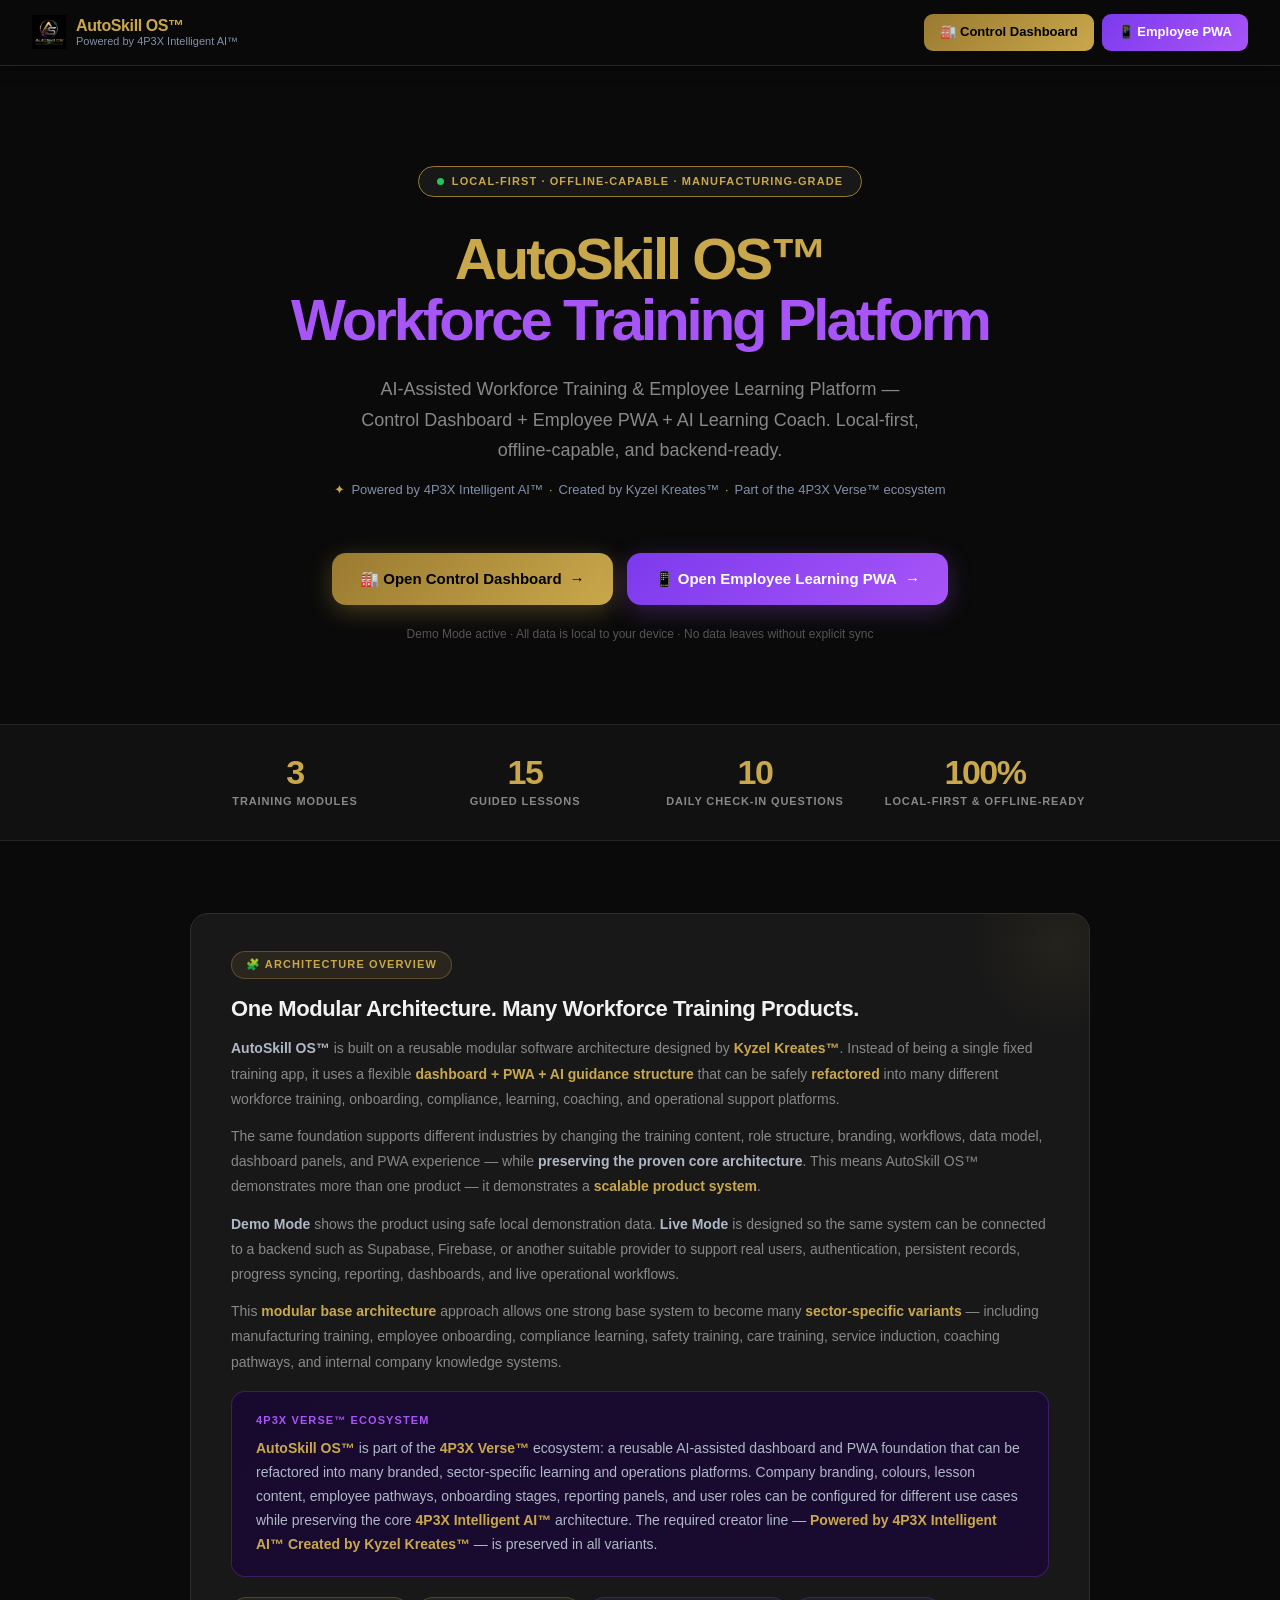
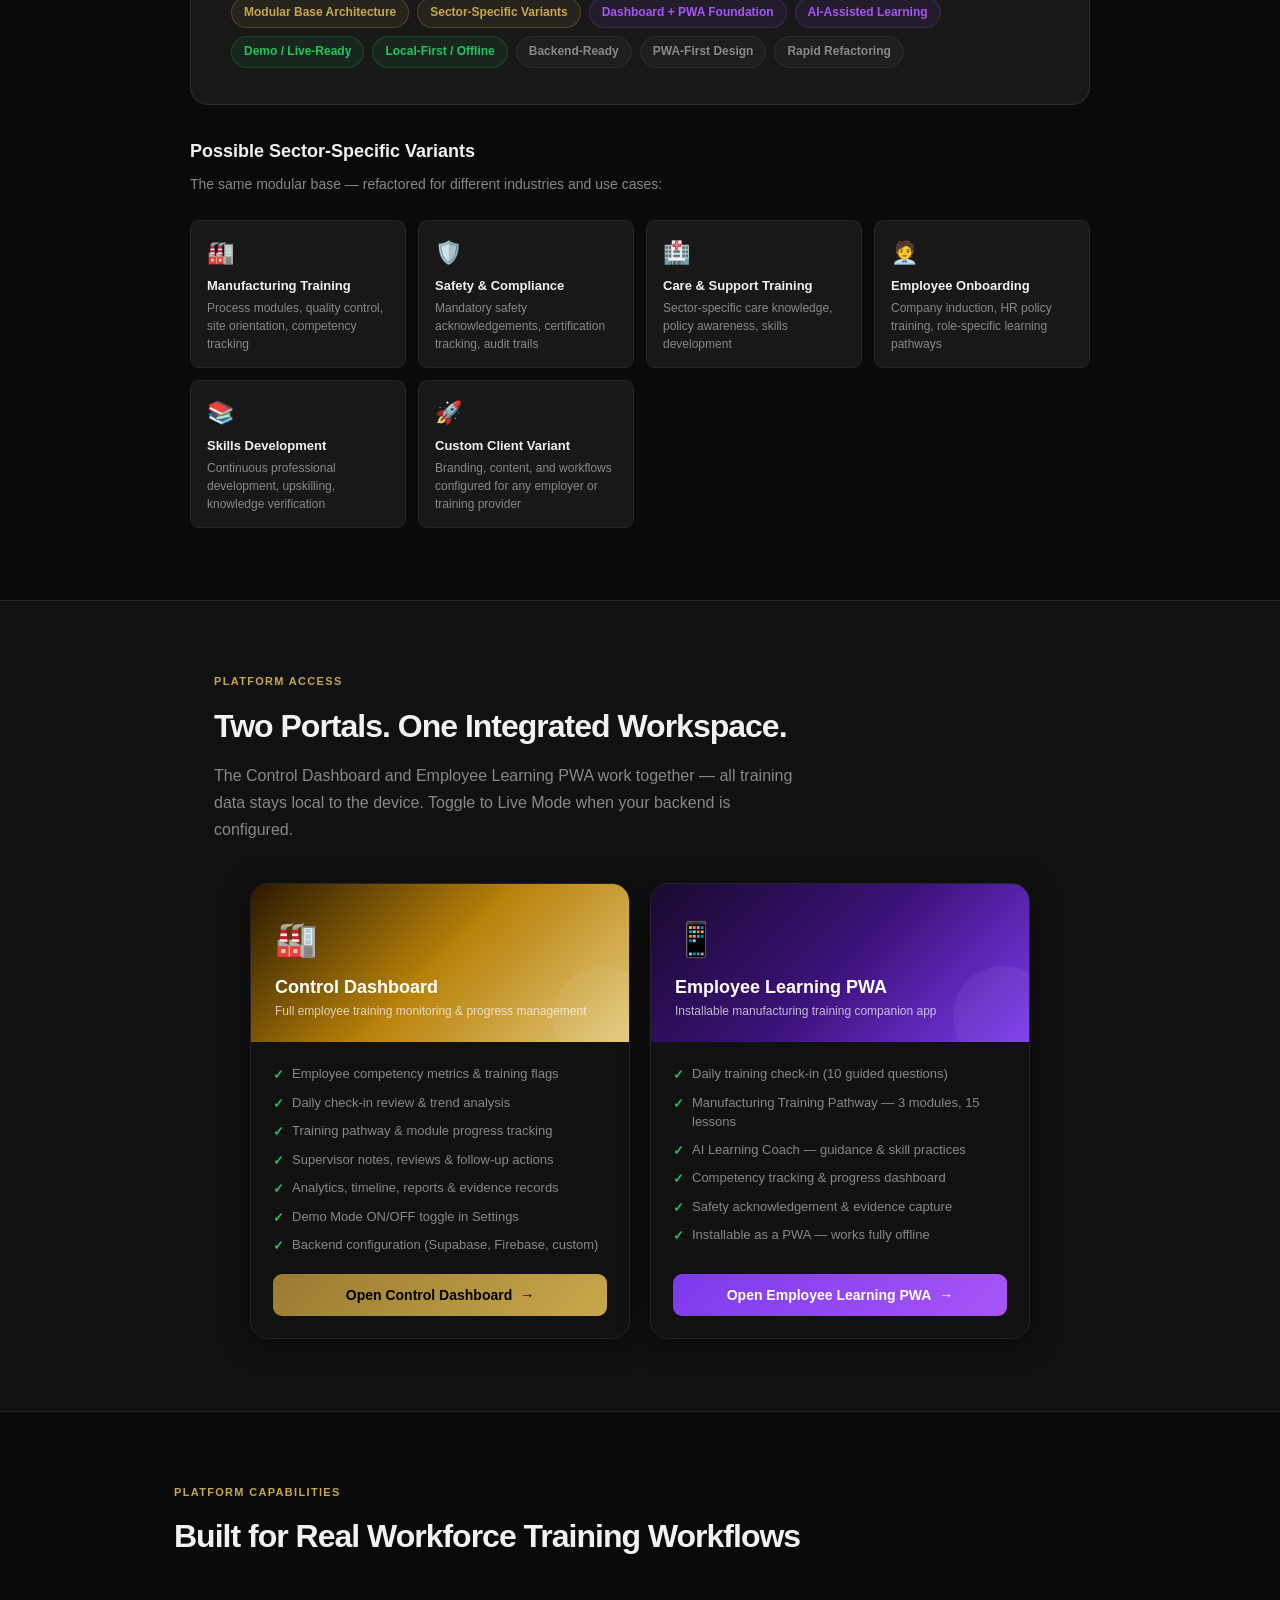
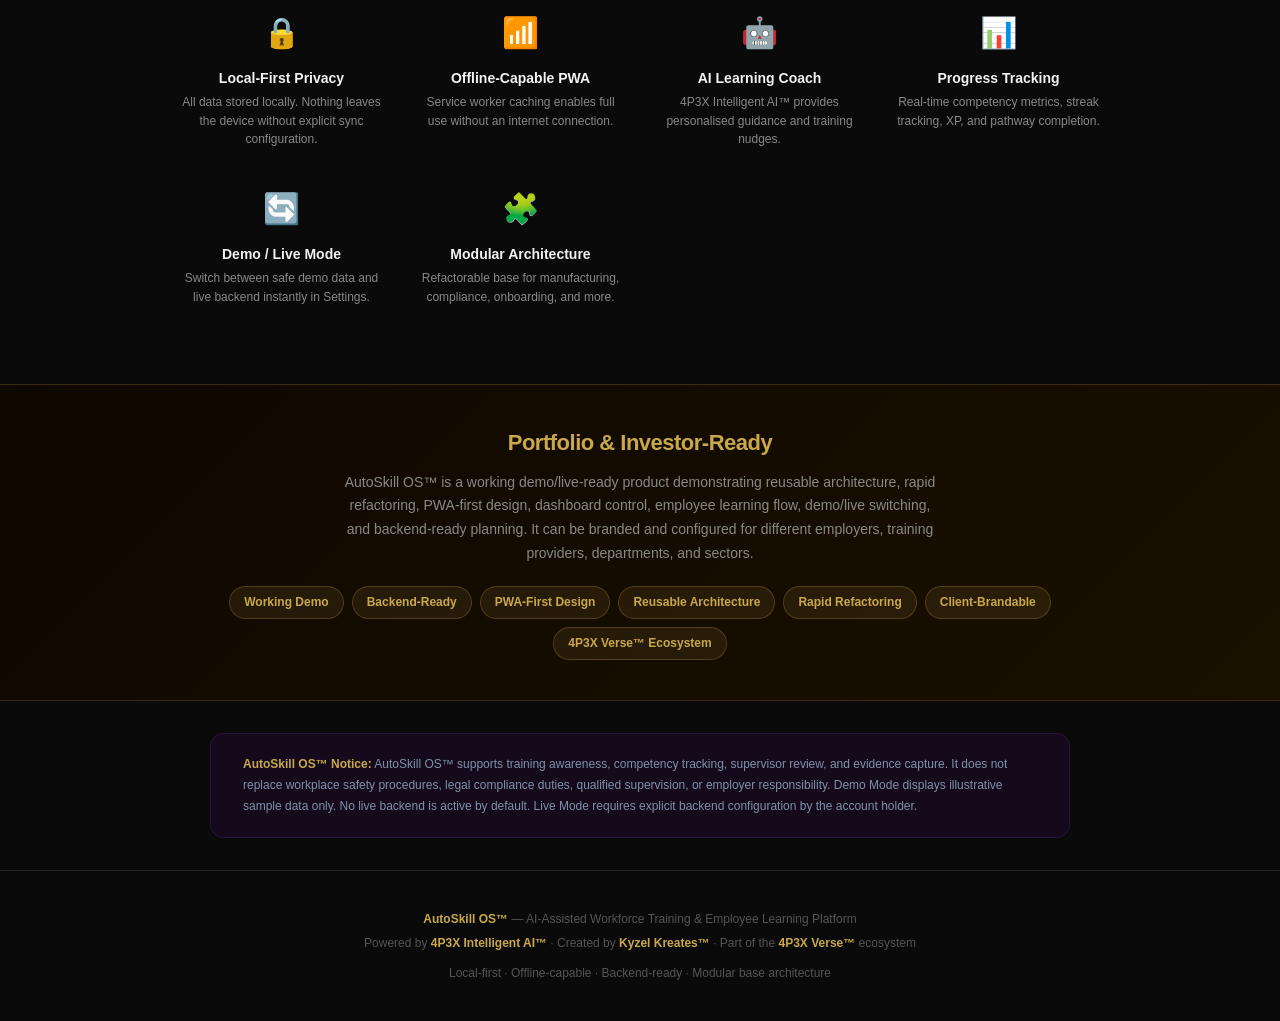
<file: index.html>
<!DOCTYPE html>
<html lang="en">
<head>
<meta charset="UTF-8"/>
  <link rel="icon" type="image/x-icon"     href="icons/favicon.ico"/>
  <link rel="icon" type="image/png" sizes="32x32"    href="icons/as-favicon-32.png"/>
  <link rel="icon" type="image/png" sizes="192x192"  href="icons/as-192.png"/>
  <link rel="icon" type="image/png" sizes="512x512"  href="icons/as-512.png"/>
  <link rel="apple-touch-icon" sizes="180x180"       href="icons/as-apple-touch.png"/>
  <link rel="apple-touch-icon" sizes="152x152"       href="icons/as-152.png"/>
  <link rel="apple-touch-icon" sizes="144x144"       href="icons/as-144.png"/>
  <meta name="apple-mobile-web-app-title"            content="AutoSkill OS™"/>
  <meta name="msapplication-TileImage"               content="icons/as-144.png"/>
  <meta name="msapplication-TileColor"               content="#0a0a0a"/>
  <meta name="msapplication-square150x150logo"       content="icons/as-152.png"/>
  <meta name="msapplication-square310x310logo"       content="icons/as-512.png"/>
  <meta name="apple-mobile-web-app-capable" content="yes"/>
  <meta name="apple-mobile-web-app-status-bar-style" content="black-translucent"/>
<meta http-equiv="refresh" content="0; url=ap3x/demo/index.html"/>
<title>AutoSkill OS™</title>
</head>
<body>
  <div style="text-align:center;padding:20px"><img src="icons/as-logo.png" alt="AutoSkill OS™" style="width:120px;height:120px;object-fit:contain"/></div>
<script>window.location.replace("ap3x/demo/index.html");</script>
<p>Redirecting… <a href="ap3x/demo/index.html">Click here if not redirected</a></p>
</body>
</html>
</file>
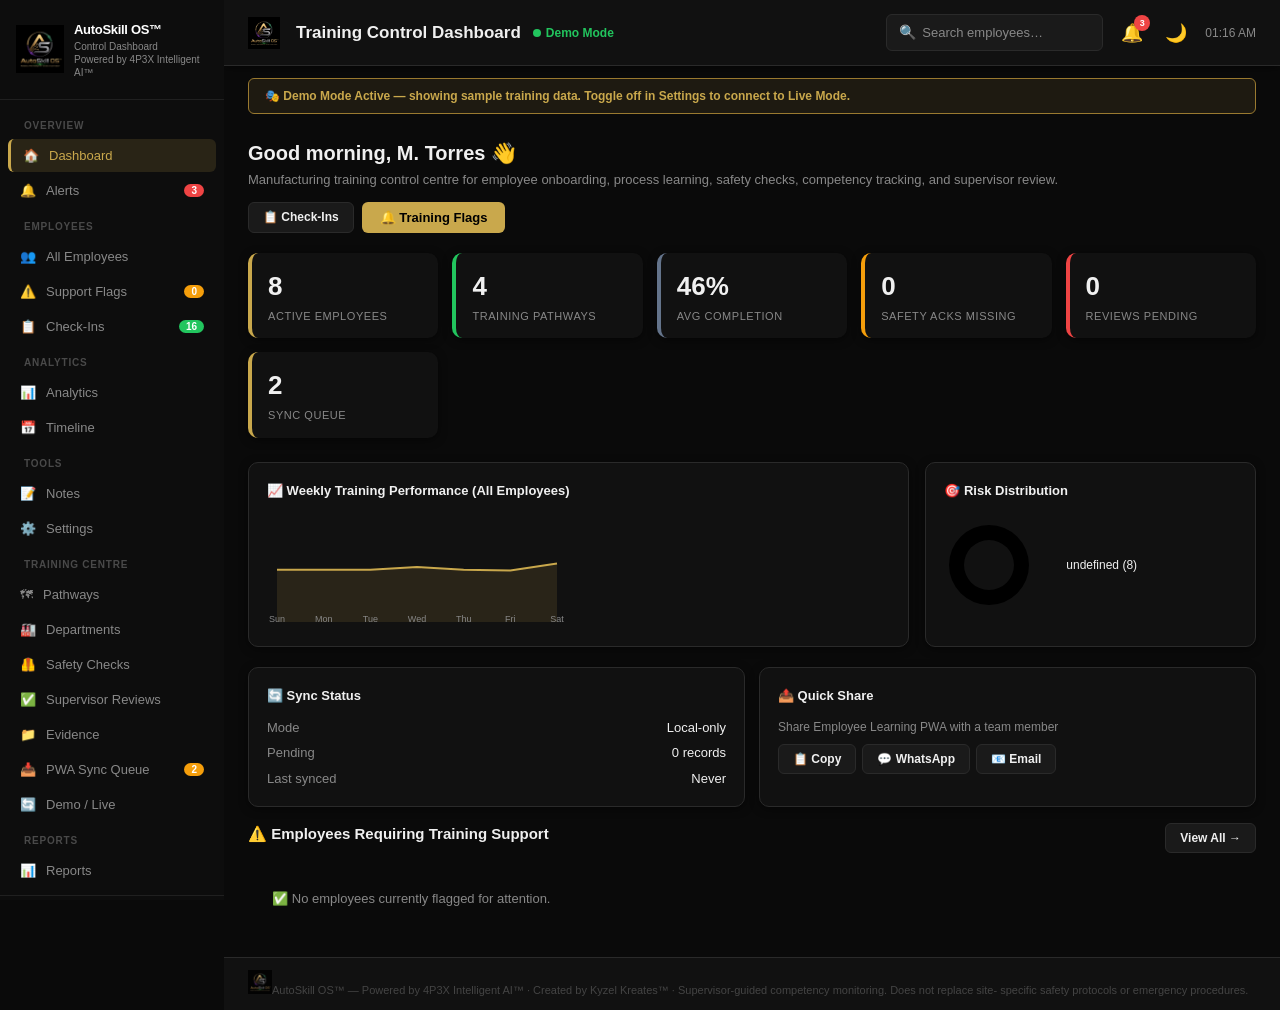
<file: ap3x/clinician-dashboard/index.html>
<!DOCTYPE html>
<html lang="en">
<head>
<meta charset="UTF-8"/>
  <link rel="apple-touch-icon" sizes="180x180" href="../../icons/as-apple-touch.png"/>
  <link rel="apple-touch-icon" sizes="152x152" href="../../icons/as-152.png"/>
  <link rel="apple-touch-icon" sizes="144x144" href="../../icons/as-144.png"/>
  <link rel="icon" type="image/png" sizes="32x32" href="../../icons/as-favicon-32.png"/>
  <link rel="icon" type="image/png" sizes="192x192" href="../../icons/as-192.png"/>
  <meta name="apple-mobile-web-app-capable" content="yes"/>
  <meta name="apple-mobile-web-app-status-bar-style" content="black-translucent"/>
  <meta name="apple-mobile-web-app-title" content="AutoSkill OS™"/>
  <meta name="msapplication-TileImage" content="../../icons/as-144.png"/>
  <meta name="msapplication-TileColor" content="#0a0a0a"/>
<meta http-equiv="refresh" content="0; url=../demo/clinician-demo.html"/>
<title>AutoSkill OS™ — Control Dashboard</title>
</head>
<body style="background:#0a0a0a;color:#c9a84c;font-family:sans-serif;display:flex;align-items:center;justify-content:center;min-height:100vh;flex-direction:column;gap:12px">
<div style="font-size:32px">⚙️</div>
<div style="font-size:16px;font-weight:700">AutoSkill OS™ — Control Dashboard</div>
<div style="font-size:13px;color:#888">Redirecting…</div>
<script>window.location.replace('../demo/clinician-demo.html');</script>
<a href="../demo/clinician-demo.html" style="color:#c9a84c;font-size:13px;margin-top:8px">Click here if not redirected</a>
</body>
</html>
</file>
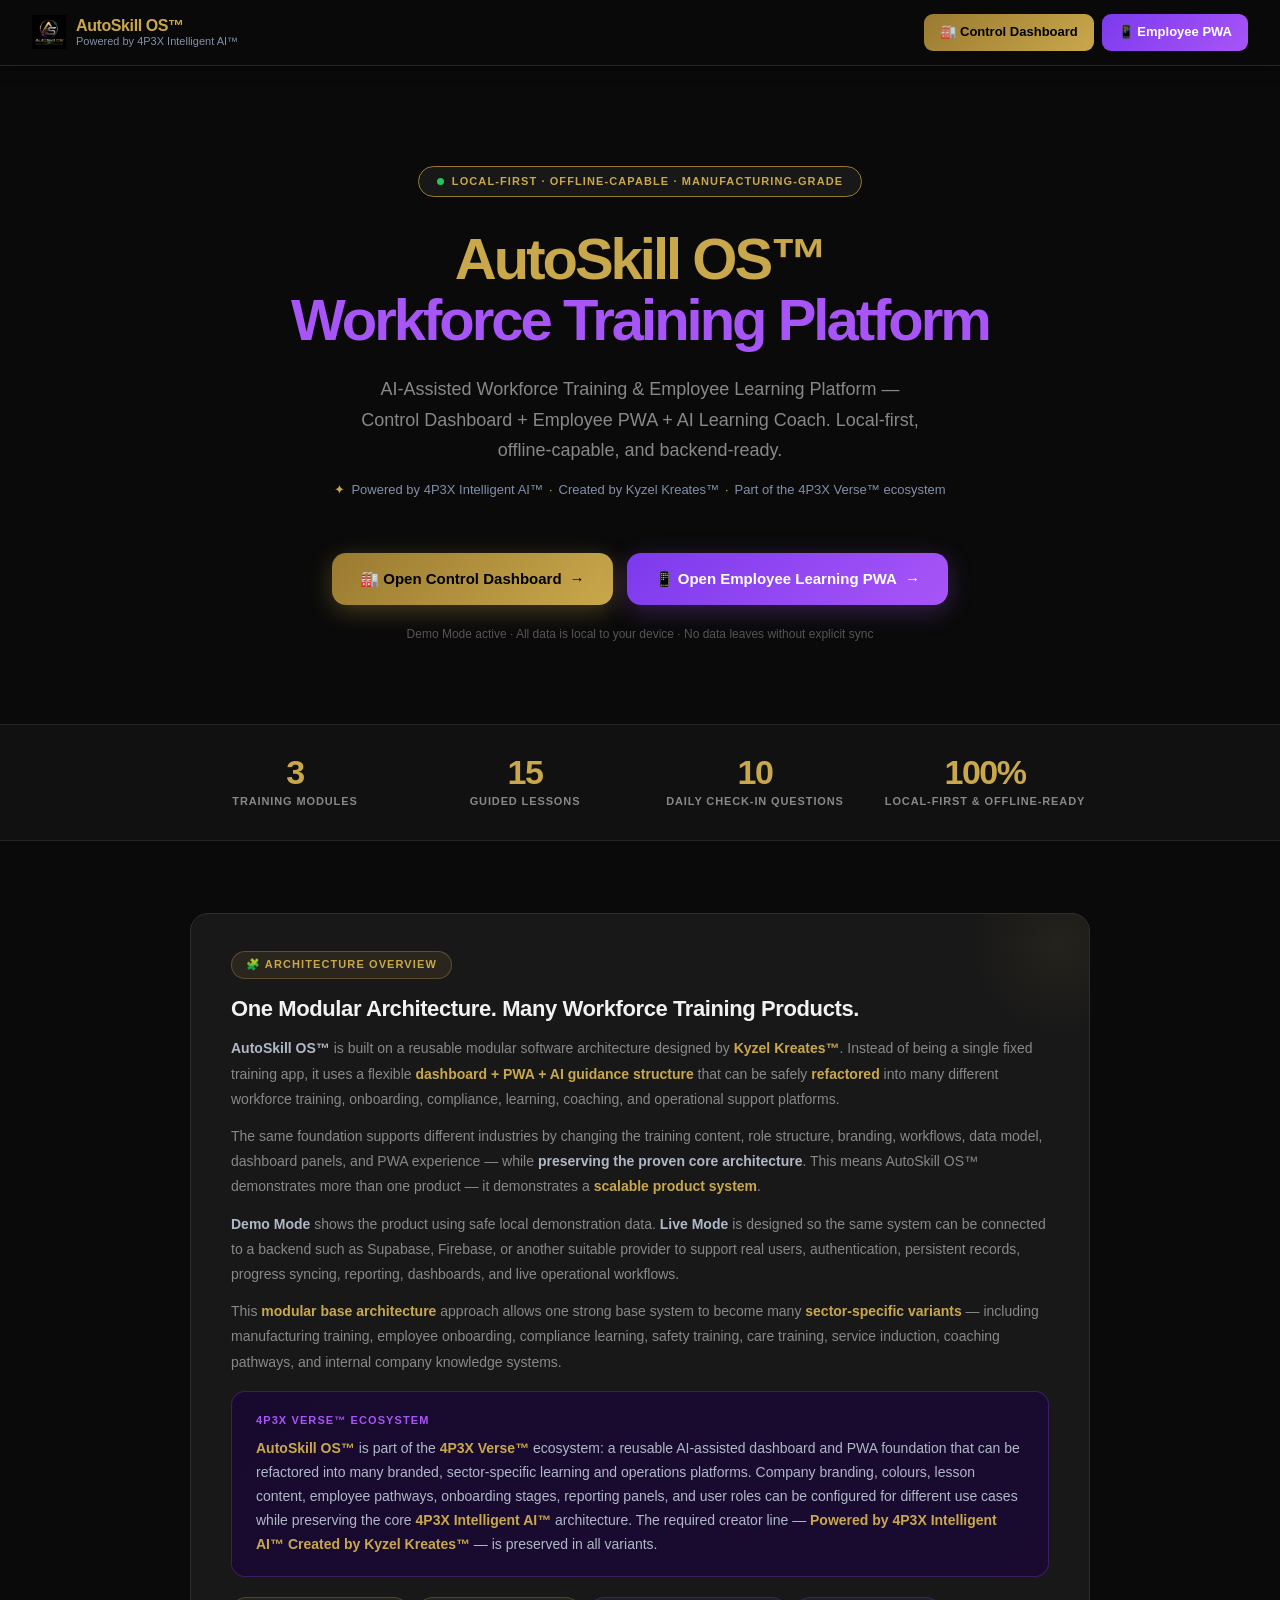
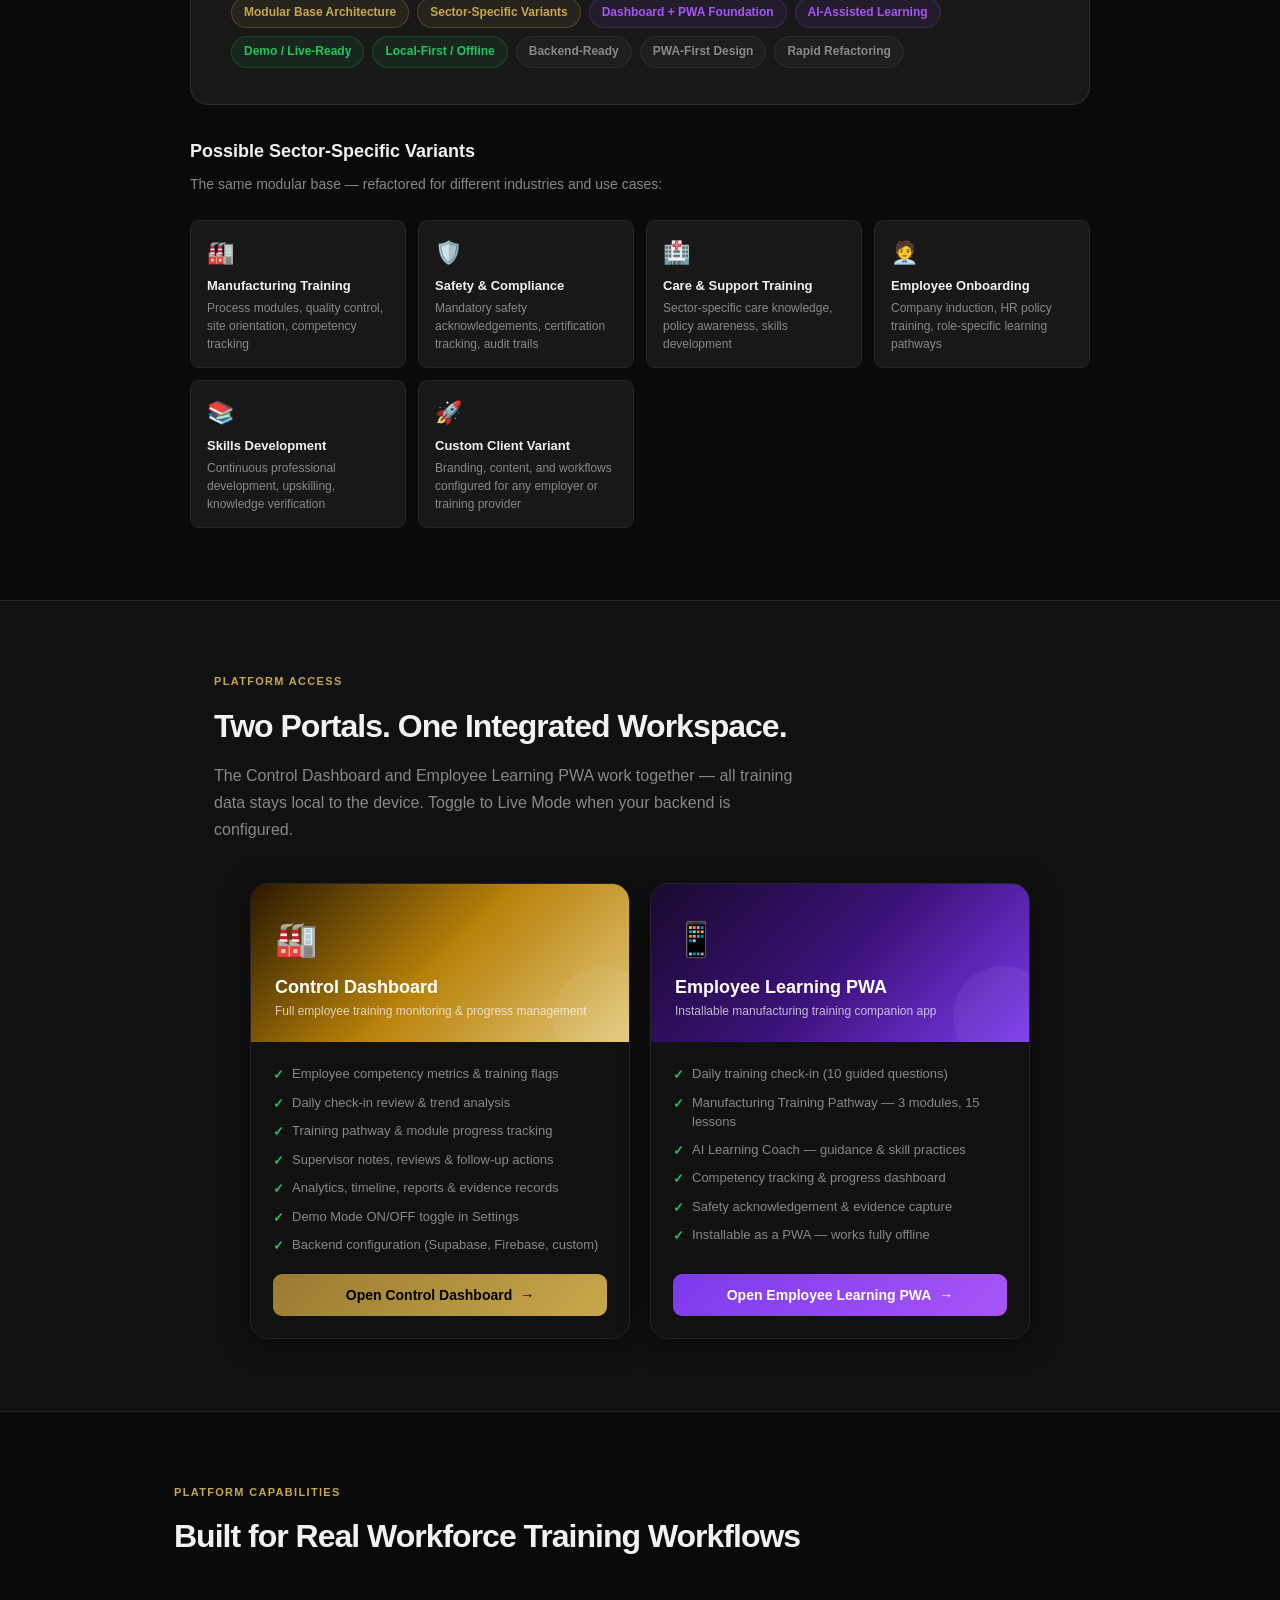
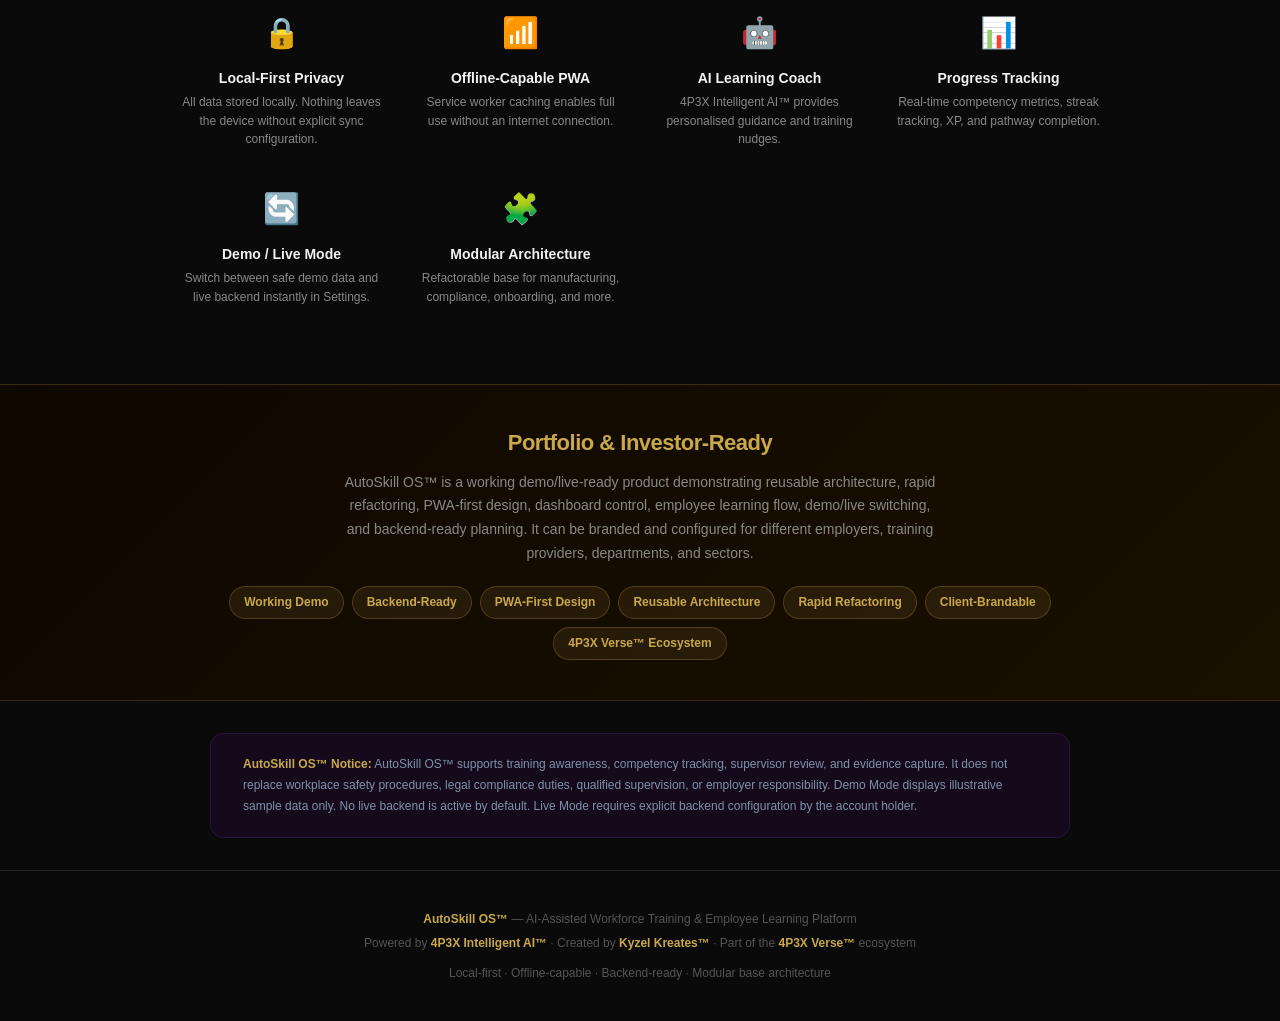
<file: ap3x/demo/index.html>
<!DOCTYPE html>
<html lang="en">
<head>
<meta charset="UTF-8"/>
<meta name="viewport" content="width=device-width,initial-scale=1"/>
<meta name="description" content="AutoSkill OS™ — AI-Assisted Workforce Training & Employee Learning Platform. Powered by 4P3X Intelligent AI™. Created by Kyzel Kreates™."/>
<link rel="icon" type="image/x-icon"    href="../../icons/favicon.ico"/>
<link rel="icon" type="image/png" sizes="32x32"   href="../../icons/as-favicon-32.png"/>
<link rel="icon" type="image/png" sizes="192x192" href="../../icons/as-192.png"/>
<link rel="icon" type="image/png" sizes="512x512" href="../../icons/as-512.png"/>
<link rel="apple-touch-icon" sizes="180x180"      href="../../icons/as-apple-touch.png"/>
<meta name="apple-mobile-web-app-capable" content="yes"/>
<meta name="apple-mobile-web-app-status-bar-style" content="black-translucent"/>
<title>AutoSkill OS™ — AI-Assisted Workforce Training Platform</title>
<style>
:root{
  --bg:#0a0a0a;--surface:#111;--surface2:#181818;--surface3:#1e1e1e;
  --border:#252525;--border2:#2e2e2e;
  --gold:#c9a84c;--gold-l:#e2c97e;--gold-d:#9a7a30;--gold-glow:rgba(201,168,76,.18);
  --silver:#b0b8c8;--silver-l:#d8e0ec;--silver-d:#8090a8;
  --green:#22c55e;--green-d:#16a34a;--green-xl:#052e16;
  --purple:#a855f7;--purple-d:#7c3aed;--purple-xl:#180a2e;
  --text:#f2f2f2;--muted:#888;--light:#555;
  --r:14px;--rs:9px;--shadow:0 4px 28px rgba(0,0,0,.5);
  --t:.22s ease;
}
*,*::before,*::after{box-sizing:border-box;margin:0;padding:0}
html{scroll-behavior:smooth}
body{font-family:-apple-system,BlinkMacSystemFont,'Segoe UI',Roboto,sans-serif;background:var(--bg);color:var(--text);min-height:100vh;line-height:1.6;overflow-x:hidden}
a{color:inherit;text-decoration:none}
img{max-width:100%;display:block}

/* ── NAVBAR ─────────────────────────────────────────────────────────── */
.navbar{
  display:flex;align-items:center;justify-content:space-between;
  padding:14px 32px;
  background:rgba(10,10,10,.92);
  border-bottom:1px solid var(--border);
  position:sticky;top:0;z-index:100;
  backdrop-filter:blur(12px);-webkit-backdrop-filter:blur(12px);
  box-shadow:0 1px 12px rgba(0,0,0,.6);
}
.nav-logo{display:flex;align-items:center;gap:10px;cursor:default}
.nav-logo-img{width:34px;height:34px;object-fit:contain;flex-shrink:0}
.nav-logo-text{line-height:1.2}
.nav-logo-name{font-size:16px;font-weight:900;color:var(--gold);letter-spacing:-.4px}
.nav-logo-sub{font-size:11px;color:var(--silver-d);font-weight:500}
.nav-links{display:flex;gap:8px;align-items:center}
.nav-btn{
  padding:8px 16px;border-radius:var(--rs);font-size:13px;font-weight:700;
  cursor:pointer;border:none;transition:all var(--t);white-space:nowrap;
}
.nav-btn.outline{background:transparent;border:1.5px solid var(--border2);color:var(--muted)}
.nav-btn.outline:hover{border-color:var(--gold);color:var(--gold)}
.nav-btn.gold{background:linear-gradient(135deg,var(--gold-d),var(--gold));color:#000}
.nav-btn.gold:hover{opacity:.9;transform:translateY(-1px)}
.nav-btn.purple{background:linear-gradient(135deg,var(--purple-d),var(--purple));color:#fff}
.nav-btn.purple:hover{opacity:.9;transform:translateY(-1px)}

/* ── HERO ─────────────────────────────────────────────────────────── */
.hero{
  padding:100px 24px 80px;text-align:center;
  max-width:860px;margin:0 auto;
}
.hero-badge{
  display:inline-flex;align-items:center;gap:8px;
  background:var(--surface2);border:1.5px solid var(--gold-d);
  border-radius:99px;padding:6px 18px;
  font-size:11px;font-weight:700;color:var(--gold);
  text-transform:uppercase;letter-spacing:.1em;margin-bottom:32px;
}
.hero-badge-dot{
  width:7px;height:7px;border-radius:50%;background:var(--green);
  animation:blink 2s infinite;flex-shrink:0;
}
@keyframes blink{0%,100%{opacity:1}50%{opacity:.35;transform:scale(1.3)}}
.hero-title{
  font-size:58px;font-weight:900;line-height:1.04;
  letter-spacing:-3px;margin-bottom:24px;color:var(--text);
}
.hl{color:var(--gold)}
.hl2{color:var(--purple)}
.hero-tagline{
  font-size:18px;color:var(--muted);
  max-width:560px;margin:0 auto 14px;line-height:1.7;
}
.hero-power{
  font-size:13px;color:var(--silver-d);margin-bottom:52px;
  display:flex;align-items:center;justify-content:center;gap:6px;flex-wrap:wrap;
}
.hero-power-dot{color:var(--gold)}
.hero-cta{
  display:flex;gap:14px;justify-content:center;flex-wrap:wrap;margin-bottom:20px;
}
.cta-btn{
  padding:14px 28px;border-radius:var(--r);font-size:15px;font-weight:700;
  cursor:pointer;border:none;transition:all var(--t);
  display:inline-flex;align-items:center;gap:8px;
}
.cta-btn.gold{
  background:linear-gradient(135deg,var(--gold-d),var(--gold));
  color:#000;box-shadow:0 6px 24px rgba(201,168,76,.3);
}
.cta-btn.gold:hover{transform:translateY(-2px);box-shadow:0 12px 32px rgba(201,168,76,.4)}
.cta-btn.purple{
  background:linear-gradient(135deg,var(--purple-d),var(--purple));
  color:#fff;box-shadow:0 6px 24px rgba(168,85,247,.28);
}
.cta-btn.purple:hover{transform:translateY(-2px);box-shadow:0 12px 32px rgba(168,85,247,.4)}
.cta-btn.outline{
  background:transparent;border:2px solid var(--border2);color:var(--muted);
}
.cta-btn.outline:hover{border-color:var(--silver-d);color:var(--silver)}
.btn-arr{transition:transform var(--t)}
.cta-btn:hover .btn-arr{transform:translateX(3px)}
.hero-note{font-size:12px;color:var(--light);margin-top:12px}

/* ── STATS ─────────────────────────────────────────────────────────── */
.stats-band{
  background:var(--surface);
  border-top:1px solid var(--border);border-bottom:1px solid var(--border);
  padding:30px 24px;
}
.stats-inner{
  max-width:900px;margin:0 auto;
  display:grid;grid-template-columns:repeat(4,1fr);gap:20px;text-align:center;
}
.stat-num{font-size:34px;font-weight:900;letter-spacing:-1.5px;color:var(--gold);line-height:1}
.stat-lbl{font-size:11px;color:var(--muted);text-transform:uppercase;letter-spacing:.08em;font-weight:600;margin-top:4px}

/* ── SECTION WRAPPER ─────────────────────────────────────────────── */
.section{padding:72px 24px;max-width:980px;margin:0 auto}
.section-eyebrow{
  font-size:11px;font-weight:700;color:var(--gold);
  text-transform:uppercase;letter-spacing:.12em;margin-bottom:10px;
}
.section-h2{font-size:32px;font-weight:900;letter-spacing:-1px;margin-bottom:10px}
.section-lead{
  font-size:16px;color:var(--muted);max-width:580px;
  line-height:1.7;margin-bottom:40px;
}
.section-full{background:var(--surface);border-top:1px solid var(--border);border-bottom:1px solid var(--border)}

/* ── PORTAL CARDS ─────────────────────────────────────────────── */
.portal-grid{
  display:grid;grid-template-columns:repeat(2,1fr);
  gap:20px;max-width:780px;margin:0 auto;
}
.portal-card{
  border-radius:18px;overflow:hidden;
  border:1px solid var(--border);
  display:flex;flex-direction:column;
  box-shadow:var(--shadow);
  transition:transform var(--t),box-shadow var(--t);
  text-decoration:none;
}
.portal-card:hover{transform:translateY(-5px);box-shadow:0 16px 48px rgba(0,0,0,.6)}
.pc-head{padding:28px 24px 22px;position:relative;overflow:hidden}
.pc-head::after{
  content:'';position:absolute;bottom:-24px;right:-24px;
  width:100px;height:100px;border-radius:50%;
  background:rgba(255,255,255,.05);
}
.pc-icon{font-size:34px;margin-bottom:10px;position:relative;z-index:1}
.pc-title{font-size:18px;font-weight:800;color:#fff;position:relative;z-index:1;line-height:1.2}
.pc-sub{font-size:12px;color:rgba(255,255,255,.7);margin-top:4px;position:relative;z-index:1;line-height:1.5}
.pc-gold .pc-head{background:linear-gradient(135deg,#2a1900,#b8820a,#e2c97e)}
.pc-purple .pc-head{background:linear-gradient(135deg,var(--purple-xl),#3b1278,var(--purple-d))}
.pc-body{padding:22px;background:var(--surface);flex:1;display:flex;flex-direction:column}
.pc-features{list-style:none;display:flex;flex-direction:column;gap:8px;flex:1;margin-bottom:18px}
.pc-features li{
  font-size:13px;color:var(--muted);
  display:flex;align-items:flex-start;gap:8px;
  overflow-wrap:break-word;word-break:normal;line-height:1.5;
}
.pc-features li::before{
  content:"✓";font-weight:700;color:var(--green);flex-shrink:0;margin-top:1px;
}
.pc-btn{
  display:flex;align-items:center;justify-content:center;gap:8px;
  padding:13px;border-radius:var(--rs);
  font-size:14px;font-weight:700;
  border:none;cursor:pointer;width:100%;
  transition:all var(--t);
}
.pc-btn.gold{background:linear-gradient(135deg,var(--gold-d),var(--gold));color:#000}
.pc-btn.gold:hover{opacity:.9}
.pc-btn.purple{background:linear-gradient(135deg,var(--purple-d),var(--purple));color:#fff}
.pc-btn.purple:hover{opacity:.9}
.pc-btn:hover .btn-arr{transform:translateX(4px)}

/* ── ARCHITECTURE SECTION ────────────────────────────────────────── */
.arch-section{padding:72px 24px}
.arch-inner{max-width:900px;margin:0 auto}
.arch-card{
  background:var(--surface2);
  border:1.5px solid var(--border2);
  border-radius:18px;padding:36px 40px;
  position:relative;overflow:hidden;
  margin-bottom:20px;
}
.arch-card::before{
  content:'';position:absolute;top:-60px;right:-60px;
  width:180px;height:180px;border-radius:50%;
  background:radial-gradient(circle,rgba(201,168,76,.07),transparent 70%);
  pointer-events:none;
}
.arch-badge{
  display:inline-flex;align-items:center;gap:6px;
  background:rgba(201,168,76,.1);
  border:1px solid rgba(201,168,76,.3);
  border-radius:99px;padding:4px 14px;
  font-size:11px;font-weight:700;color:var(--gold);
  text-transform:uppercase;letter-spacing:.1em;margin-bottom:16px;
}
.arch-title{font-size:22px;font-weight:900;color:var(--text);margin-bottom:14px;line-height:1.25;letter-spacing:-.4px}
.arch-text{font-size:14px;color:var(--muted);line-height:1.8;margin-bottom:12px;overflow-wrap:break-word}
.arch-text strong{color:var(--silver);font-weight:600}
.arch-text em{color:var(--gold);font-style:normal;font-weight:600}

.arch-mini{
  background:linear-gradient(135deg,var(--purple-xl),#1a0a30);
  border:1.5px solid rgba(168,85,247,.25);
  border-radius:14px;padding:20px 24px;margin-top:16px;
}
.arch-mini-label{
  font-size:11px;font-weight:700;color:var(--purple);
  text-transform:uppercase;letter-spacing:.1em;margin-bottom:8px;
}
.arch-mini-text{font-size:14px;color:var(--silver);line-height:1.7}
.arch-mini-text strong{color:var(--gold);font-weight:700}

.arch-tags{
  display:flex;flex-wrap:wrap;gap:8px;margin-top:20px;
}
.arch-tag{
  padding:5px 12px;border-radius:99px;
  font-size:12px;font-weight:600;
  background:var(--surface3);
  border:1px solid var(--border2);color:var(--muted);
}
.arch-tag.gold{background:rgba(201,168,76,.08);border-color:rgba(201,168,76,.25);color:var(--gold)}
.arch-tag.purple{background:rgba(168,85,247,.08);border-color:rgba(168,85,247,.2);color:var(--purple)}
.arch-tag.green{background:rgba(34,197,94,.08);border-color:rgba(34,197,94,.2);color:var(--green)}

/* ── SECTOR VARIANTS ─────────────────────────────────────────────── */
.variant-grid{
  display:grid;grid-template-columns:repeat(auto-fit,minmax(200px,1fr));
  gap:12px;margin-top:24px;
}
.variant-item{
  background:var(--surface2);border:1px solid var(--border);
  border-radius:var(--rs);padding:14px 16px;
  transition:border-color var(--t),background var(--t);
}
.variant-item:hover{border-color:var(--gold-d);background:var(--surface3)}
.variant-icon{font-size:22px;margin-bottom:8px}
.variant-name{font-size:13px;font-weight:700;color:var(--text);margin-bottom:4px;line-height:1.3}
.variant-desc{font-size:12px;color:var(--muted);line-height:1.5}

/* ── FEATURES ─────────────────────────────────────────────────── */
.feat-grid{
  display:grid;grid-template-columns:repeat(auto-fit,minmax(180px,1fr));
  gap:24px;margin-top:40px;
}
.feat-item{text-align:center;padding:6px}
.feat-icon{font-size:30px;margin-bottom:10px}
.feat-name{font-size:14px;font-weight:700;margin-bottom:4px}
.feat-desc{font-size:12px;color:var(--muted);line-height:1.55}

/* ── PORTFOLIO BANNER ─────────────────────────────────────────── */
.portfolio-band{
  background:linear-gradient(135deg,#0f0800,#1a1000);
  border-top:1px solid rgba(201,168,76,.2);
  border-bottom:1px solid rgba(201,168,76,.2);
  padding:40px 24px;
}
.portfolio-inner{max-width:900px;margin:0 auto;text-align:center}
.portfolio-title{font-size:22px;font-weight:900;color:var(--gold);margin-bottom:10px;letter-spacing:-.5px}
.portfolio-sub{font-size:14px;color:var(--muted);max-width:600px;margin:0 auto 20px;line-height:1.7}
.portfolio-chips{display:flex;flex-wrap:wrap;justify-content:center;gap:8px;margin-top:12px}
.portfolio-chip{
  padding:6px 14px;border-radius:99px;font-size:12px;font-weight:600;
  background:rgba(201,168,76,.1);border:1px solid rgba(201,168,76,.25);
  color:var(--gold);
}

/* ── DISCLAIMER ─────────────────────────────────────────────────── */
.disclaimer{
  max-width:860px;margin:0 auto 0;padding:20px 32px;
  background:rgba(30,10,46,.5);
  border:1px solid rgba(168,85,247,.15);
  border-radius:var(--r);font-size:12px;color:var(--silver-d);line-height:1.75;
}
.disclaimer strong{color:var(--gold)}

/* ── FOOTER ─────────────────────────────────────────────────────── */
.site-footer{
  text-align:center;padding:36px 24px;
  border-top:1px solid var(--border);
  color:var(--light);font-size:12px;line-height:2;
}
.site-footer strong{color:var(--gold)}
.site-footer a{color:var(--silver-d);text-decoration:none}
.site-footer a:hover{color:var(--gold)}

/* ── RESPONSIVE ─────────────────────────────────────────────────── */
@media(max-width:760px){
  .hero-title{font-size:38px;letter-spacing:-2px}
  .hero-tagline{font-size:16px}
  .stats-inner{grid-template-columns:repeat(2,1fr)}
  .portal-grid{grid-template-columns:1fr}
  .navbar{padding:12px 16px}
  .nav-links{gap:4px}
  .nav-btn{padding:7px 10px;font-size:12px}
  .section{padding:52px 20px}
  .arch-card{padding:24px 20px}
  .hero{padding:72px 20px 60px}
  .section-h2{font-size:26px}
  .portfolio-band{padding:32px 20px}
}
@media(max-width:480px){
  .hero-title{font-size:30px}
  .hero-cta{flex-direction:column;align-items:center}
  .cta-btn{width:100%;max-width:320px;justify-content:center}
  .stat-num{font-size:28px}
  .nav-logo-name{font-size:14px}
  .nav-logo-sub{display:none}
}
</style>
</head>
<body>

<!-- ── NAVBAR ──────────────────────────────────────────────────────── -->
<nav class="navbar" aria-label="Main navigation">
  <div class="nav-logo">
    <img src="../../icons/as-logo.png" alt="AutoSkill OS™ logo" class="nav-logo-img"/>
    <div class="nav-logo-text">
      <div class="nav-logo-name">AutoSkill OS™</div>
      <div class="nav-logo-sub">Powered by 4P3X Intelligent AI™</div>
    </div>
  </div>
  <div class="nav-links">
    <a href="clinician-demo.html" class="nav-btn gold" aria-label="Open Control Dashboard">🏭 Control Dashboard</a>
    <a href="/ap3x/employee-pwa/" class="nav-btn purple" aria-label="Open Employee Learning PWA">📱 Employee PWA</a>
  </div>
</nav>

<!-- ── HERO ──────────────────────────────────────────────────────── -->
<section class="hero" aria-labelledby="hero-heading">
  <div class="hero-badge" aria-label="Live demo indicator">
    <span class="hero-badge-dot"></span>
    Local-First &middot; Offline-Capable &middot; Manufacturing-Grade
  </div>
  <h1 class="hero-title" id="hero-heading">
    <span class="hl">AutoSkill OS™</span><br/>
    <span class="hl2">Workforce Training Platform</span>
  </h1>
  <p class="hero-tagline">
    AI-Assisted Workforce Training &amp; Employee Learning Platform —
    Control Dashboard + Employee PWA + AI Learning Coach. Local-first, offline-capable, and backend-ready.
  </p>
  <p class="hero-power">
    <span class="hero-power-dot">✦</span>
    Powered by 4P3X Intelligent AI™
    <span class="hero-power-dot">·</span>
    Created by Kyzel Kreates™
    <span class="hero-power-dot">·</span>
    Part of the 4P3X Verse™ ecosystem
  </p>
  <div class="hero-cta">
    <a href="clinician-demo.html" class="cta-btn gold" aria-label="Open training control dashboard">
      🏭 Open Control Dashboard <span class="btn-arr">→</span>
    </a>
    <a href="/ap3x/employee-pwa/" class="cta-btn purple" aria-label="Open employee learning PWA">
      📱 Open Employee Learning PWA <span class="btn-arr">→</span>
    </a>
  </div>
  <p class="hero-note">Demo Mode active &middot; All data is local to your device &middot; No data leaves without explicit sync</p>
</section>

<!-- ── STATS ──────────────────────────────────────────────────────── -->
<div class="stats-band" aria-label="Platform statistics">
  <div class="stats-inner">
    <div><div class="stat-num">3</div><div class="stat-lbl">Training Modules</div></div>
    <div><div class="stat-num">15</div><div class="stat-lbl">Guided Lessons</div></div>
    <div><div class="stat-num">10</div><div class="stat-lbl">Daily Check-In Questions</div></div>
    <div><div class="stat-num">100%</div><div class="stat-lbl">Local-First &amp; Offline-Ready</div></div>
  </div>
</div>

<!-- ── ARCHITECTURE EXPLANATION ────────────────────────────────────── -->
<div class="arch-section" id="architecture" aria-labelledby="arch-heading">
  <div class="arch-inner">

    <div class="arch-card">
      <div class="arch-badge">🧩 Architecture Overview</div>
      <h2 class="arch-title" id="arch-heading">One Modular Architecture. Many Workforce Training Products.</h2>
      <p class="arch-text">
        <strong>AutoSkill OS™</strong> is built on a reusable modular software architecture designed by <em>Kyzel Kreates™</em>.
        Instead of being a single fixed training app, it uses a flexible
        <em>dashboard + PWA + AI guidance structure</em> that can be safely
        <em>refactored</em> into many different workforce training, onboarding, compliance, learning,
        coaching, and operational support platforms.
      </p>
      <p class="arch-text">
        The same foundation supports different industries by changing the training content, role structure,
        branding, workflows, data model, dashboard panels, and PWA experience —
        while <strong>preserving the proven core architecture</strong>.
        This means AutoSkill OS™ demonstrates more than one product — it demonstrates a
        <em>scalable product system</em>.
      </p>
      <p class="arch-text">
        <strong>Demo Mode</strong> shows the product using safe local demonstration data.
        <strong>Live Mode</strong> is designed so the same system can be connected to a backend such as
        Supabase, Firebase, or another suitable provider to support real users, authentication,
        persistent records, progress syncing, reporting, dashboards, and live operational workflows.
      </p>
      <p class="arch-text">
        This <em>modular base architecture</em> approach allows one strong base system to become many
        <em>sector-specific variants</em> — including manufacturing training, employee onboarding,
        compliance learning, safety training, care training, service induction, coaching pathways,
        and internal company knowledge systems.
      </p>

      <div class="arch-mini">
        <div class="arch-mini-label">4P3X Verse™ Ecosystem</div>
        <div class="arch-mini-text">
          <strong>AutoSkill OS™</strong> is part of the <strong>4P3X Verse™</strong> ecosystem:
          a reusable AI-assisted dashboard and PWA foundation that can be refactored into many branded,
          sector-specific learning and operations platforms.
          Company branding, colours, lesson content, employee pathways, onboarding stages, reporting panels,
          and user roles can be configured for different use cases while preserving the core
          <strong>4P3X Intelligent AI™</strong> architecture.
          The required creator line — <strong>Powered by 4P3X Intelligent AI™ Created by Kyzel Kreates™</strong> — is preserved in all variants.
        </div>
      </div>

      <div class="arch-tags">
        <span class="arch-tag gold">Modular Base Architecture</span>
        <span class="arch-tag gold">Sector-Specific Variants</span>
        <span class="arch-tag purple">Dashboard + PWA Foundation</span>
        <span class="arch-tag purple">AI-Assisted Learning</span>
        <span class="arch-tag green">Demo / Live-Ready</span>
        <span class="arch-tag green">Local-First / Offline</span>
        <span class="arch-tag">Backend-Ready</span>
        <span class="arch-tag">PWA-First Design</span>
        <span class="arch-tag">Rapid Refactoring</span>
      </div>
    </div>

    <!-- Sector variants -->
    <h3 style="font-size:18px;font-weight:800;margin:32px 0 8px;color:var(--text)">Possible Sector-Specific Variants</h3>
    <p style="font-size:14px;color:var(--muted);margin-bottom:4px">The same modular base — refactored for different industries and use cases:</p>
    <div class="variant-grid">
      <div class="variant-item"><div class="variant-icon">🏭</div><div class="variant-name">Manufacturing Training</div><div class="variant-desc">Process modules, quality control, site orientation, competency tracking</div></div>
      <div class="variant-item"><div class="variant-icon">🛡️</div><div class="variant-name">Safety &amp; Compliance</div><div class="variant-desc">Mandatory safety acknowledgements, certification tracking, audit trails</div></div>
      <div class="variant-item"><div class="variant-icon">🏥</div><div class="variant-name">Care &amp; Support Training</div><div class="variant-desc">Sector-specific care knowledge, policy awareness, skills development</div></div>
      <div class="variant-item"><div class="variant-icon">🧑‍💼</div><div class="variant-name">Employee Onboarding</div><div class="variant-desc">Company induction, HR policy training, role-specific learning pathways</div></div>
      <div class="variant-item"><div class="variant-icon">📚</div><div class="variant-name">Skills Development</div><div class="variant-desc">Continuous professional development, upskilling, knowledge verification</div></div>
      <div class="variant-item"><div class="variant-icon">🚀</div><div class="variant-name">Custom Client Variant</div><div class="variant-desc">Branding, content, and workflows configured for any employer or training provider</div></div>
    </div>

  </div>
</div>

<!-- ── PORTAL ACCESS ────────────────────────────────────────────────── -->
<div class="section-full" id="demo-access">
  <div class="section" style="max-width:900px">
    <div class="section-eyebrow">Platform Access</div>
    <h2 class="section-h2">Two Portals. One Integrated Workspace.</h2>
    <p class="section-lead">The Control Dashboard and Employee Learning PWA work together — all training data stays local to the device. Toggle to Live Mode when your backend is configured.</p>
    <div class="portal-grid">

      <!-- Control Dashboard -->
      <a href="clinician-demo.html" class="portal-card pc-gold" aria-label="Open Training Control Dashboard">
        <div class="pc-head">
          <div class="pc-icon">🏭</div>
          <div class="pc-title">Control Dashboard</div>
          <div class="pc-sub">Full employee training monitoring &amp; progress management</div>
        </div>
        <div class="pc-body">
          <ul class="pc-features" aria-label="Control Dashboard features">
            <li>Employee competency metrics &amp; training flags</li>
            <li>Daily check-in review &amp; trend analysis</li>
            <li>Training pathway &amp; module progress tracking</li>
            <li>Supervisor notes, reviews &amp; follow-up actions</li>
            <li>Analytics, timeline, reports &amp; evidence records</li>
            <li>Demo Mode ON/OFF toggle in Settings</li>
            <li>Backend configuration (Supabase, Firebase, custom)</li>
          </ul>
          <button class="pc-btn gold" aria-label="Launch Control Dashboard">
            Open Control Dashboard <span class="btn-arr">→</span>
          </button>
        </div>
      </a>

      <!-- Employee Learning PWA -->
      <a href="/ap3x/employee-pwa/" class="portal-card pc-purple" aria-label="Open Employee Learning PWA">
        <div class="pc-head">
          <div class="pc-icon">📱</div>
          <div class="pc-title">Employee Learning PWA</div>
          <div class="pc-sub">Installable manufacturing training companion app</div>
        </div>
        <div class="pc-body">
          <ul class="pc-features" aria-label="Employee PWA features">
            <li>Daily training check-in (10 guided questions)</li>
            <li>Manufacturing Training Pathway — 3 modules, 15 lessons</li>
            <li>AI Learning Coach — guidance &amp; skill practices</li>
            <li>Competency tracking &amp; progress dashboard</li>
            <li>Safety acknowledgement &amp; evidence capture</li>
            <li>Installable as a PWA — works fully offline</li>
          </ul>
          <button class="pc-btn purple" aria-label="Launch Employee Learning PWA">
            Open Employee Learning PWA <span class="btn-arr">→</span>
          </button>
        </div>
      </a>

    </div>
  </div>
</div>

<!-- ── FEATURES ────────────────────────────────────────────────────── -->
<section class="section" aria-labelledby="features-heading">
  <div class="section-eyebrow">Platform Capabilities</div>
  <h2 class="section-h2" id="features-heading">Built for Real Workforce Training Workflows</h2>
  <div class="feat-grid">
    <div class="feat-item"><div class="feat-icon">🔒</div><div class="feat-name">Local-First Privacy</div><div class="feat-desc">All data stored locally. Nothing leaves the device without explicit sync configuration.</div></div>
    <div class="feat-item"><div class="feat-icon">📶</div><div class="feat-name">Offline-Capable PWA</div><div class="feat-desc">Service worker caching enables full use without an internet connection.</div></div>
    <div class="feat-item"><div class="feat-icon">🤖</div><div class="feat-name">AI Learning Coach</div><div class="feat-desc">4P3X Intelligent AI™ provides personalised guidance and training nudges.</div></div>
    <div class="feat-item"><div class="feat-icon">📊</div><div class="feat-name">Progress Tracking</div><div class="feat-desc">Real-time competency metrics, streak tracking, XP, and pathway completion.</div></div>
    <div class="feat-item"><div class="feat-icon">🔄</div><div class="feat-name">Demo / Live Mode</div><div class="feat-desc">Switch between safe demo data and live backend instantly in Settings.</div></div>
    <div class="feat-item"><div class="feat-icon">🧩</div><div class="feat-name">Modular Architecture</div><div class="feat-desc">Refactorable base for manufacturing, compliance, onboarding, and more.</div></div>
  </div>
</section>

<!-- ── PORTFOLIO BAND ───────────────────────────────────────────────── -->
<div class="portfolio-band" aria-labelledby="portfolio-heading">
  <div class="portfolio-inner">
    <h2 class="portfolio-title" id="portfolio-heading">Portfolio &amp; Investor-Ready</h2>
    <p class="portfolio-sub">
      AutoSkill OS™ is a working demo/live-ready product demonstrating reusable architecture,
      rapid refactoring, PWA-first design, dashboard control, employee learning flow,
      demo/live switching, and backend-ready planning.
      It can be branded and configured for different employers, training providers, departments, and sectors.
    </p>
    <div class="portfolio-chips">
      <span class="portfolio-chip">Working Demo</span>
      <span class="portfolio-chip">Backend-Ready</span>
      <span class="portfolio-chip">PWA-First Design</span>
      <span class="portfolio-chip">Reusable Architecture</span>
      <span class="portfolio-chip">Rapid Refactoring</span>
      <span class="portfolio-chip">Client-Brandable</span>
      <span class="portfolio-chip">4P3X Verse™ Ecosystem</span>
    </div>
  </div>
</div>

<!-- ── DISCLAIMER ──────────────────────────────────────────────────── -->
<div style="padding:32px 24px">
  <div class="disclaimer" role="note" aria-label="Platform notice">
    <p>
      <strong>AutoSkill OS™ Notice:</strong>
      AutoSkill OS™ supports training awareness, competency tracking, supervisor review, and evidence capture.
      It does not replace workplace safety procedures, legal compliance duties, qualified supervision, or employer responsibility.
      Demo Mode displays illustrative sample data only. No live backend is active by default.
      Live Mode requires explicit backend configuration by the account holder.
    </p>
  </div>
</div>

<!-- ── FOOTER ─────────────────────────────────────────────────────── -->
<footer class="site-footer" aria-label="Site footer">
  <div><strong>AutoSkill OS™</strong> — AI-Assisted Workforce Training &amp; Employee Learning Platform</div>
  <div>Powered by <strong>4P3X Intelligent AI™</strong> &middot; Created by <strong>Kyzel Kreates™</strong> &middot; Part of the <strong>4P3X Verse™</strong> ecosystem</div>
  <div style="margin-top:6px;color:var(--light)">Local-first &middot; Offline-capable &middot; Backend-ready &middot; Modular base architecture</div>
</footer>

</body>
</html>
</file>
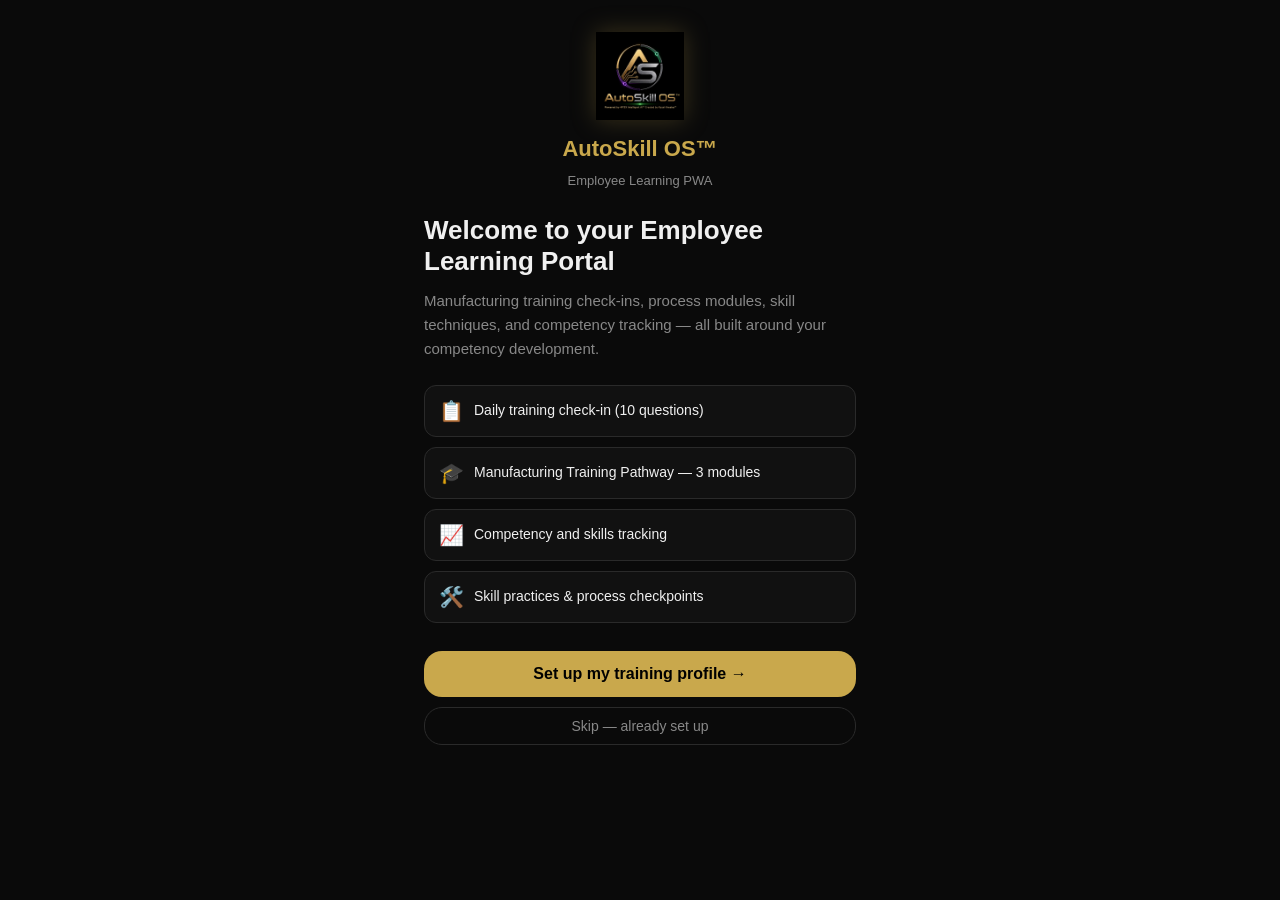
<file: ap3x/patient-pwa/index.html>
<!DOCTYPE html>
<html lang="en">
<head>
<meta charset="UTF-8"/>
  <link rel="icon" type="image/x-icon"     href="../../icons/favicon.ico"/>
  <link rel="icon" type="image/png" sizes="32x32"    href="../../icons/as-favicon-32.png"/>
  <link rel="icon" type="image/png" sizes="192x192"  href="../../icons/as-192.png"/>
  <link rel="icon" type="image/png" sizes="512x512"  href="../../icons/as-512.png"/>
  <link rel="apple-touch-icon" sizes="180x180"       href="../../icons/as-apple-touch.png"/>
  <link rel="apple-touch-icon" sizes="152x152"       href="../../icons/as-152.png"/>
  <link rel="apple-touch-icon" sizes="144x144"       href="../../icons/as-144.png"/>
  <meta name="apple-mobile-web-app-title"            content="AutoSkill OS™"/>
  <meta name="msapplication-TileImage"               content="../../icons/as-144.png"/>
  <meta name="msapplication-TileColor"               content="#0a0a0a"/>
  <meta name="msapplication-square150x150logo"       content="../../icons/as-152.png"/>
  <meta name="msapplication-square310x310logo"       content="../../icons/as-512.png"/>
<meta name="viewport" content="width=device-width,initial-scale=1,maximum-scale=1,user-scalable=no"/>
<meta name="theme-color" content="#c9a84c"/>
<meta name="description" content="AutoSkill OS™ Employee Learning PWA — AI-Assisted Manufacturing Training. Powered by 4P3X Intelligent AI™. Created by Kyzel Kreates™."/>

<title>AutoSkill OS™ — Employee Learning PWA</title><title>AutoSkill OS™ — My Training</title>
<link rel="manifest" href="./manifest.json"/>
<link rel="stylesheet" href="./patient.css"/><!-- AutoSkill OS™ employee styles (filename preserved for deployment) -->
</head>
<body class="theme-dark">

<!-- Employee Learning PWA shell — patient-app.js loads all content dynamically -->
<div id="app-root">
  <div id="loading-screen" style="display:flex;flex-direction:column;align-items:center;justify-content:center;min-height:100dvh;gap:16px;background:#0a0a0a;color:#c9a84c">
    <img src="../../icons/as-logo.png" alt="AutoSkill OS™" style="width:96px;height:96px;object-fit:contain;filter:drop-shadow(0 0 16px rgba(201,168,76,0.3))"/>
    <div style="font-size:20px;font-weight:800;letter-spacing:-.5px">AutoSkill OS™</div>
    <div style="font-size:13px;color:#888">Loading your training portal…</div>
    <div style="width:48px;height:4px;border-radius:99px;background:#222;overflow:hidden;margin-top:8px">
      <div style="height:100%;background:#c9a84c;border-radius:99px;animation:load 1.2s ease infinite"></div>
    </div>
    <div style="font-size:11px;color:#555;margin-top:4px">Powered by 4P3X Intelligent AI™ · Created by Kyzel Kreates™</div>
    <style>@keyframes load{0%{width:0%}100%{width:100%}}</style>
  </div>
  <div id="onboarding" style="display:none"></div>
  <div id="portal-root" style="display:none"></div>
</div>

<div class="toast hidden" id="toast"></div>

<script>
// ── Service Worker Registration ──────────────────────────────────────────────
if ('serviceWorker' in navigator) {
  window.addEventListener('load', () => {
    navigator.serviceWorker.register('./ap3x-sw.js?v=14', { scope: '/' })
      .then(reg => console.log('[AutoSkill SW v7] Registered:', reg.scope))
      .catch(err => console.warn('[AutoSkill SW] Registration failed:', err));
  });
}

// ── PWA Install Prompt Handler ────────────────────────────────────────────────
// Captures the beforeinstallprompt event so we can trigger it from a button
window._asInstallPrompt = null;
window.addEventListener('beforeinstallprompt', function(e) {
  e.preventDefault();
  window._asInstallPrompt = e;
  console.log('[AutoSkill] Install prompt ready — calling asRefreshInstallUI if available');
  if (window.asRefreshInstallUI) window.asRefreshInstallUI();
  else {
    // UI not yet rendered — set up a retry
    var retryCount = 0;
    var retryInterval = setInterval(function() {
      retryCount++;
      if (window.asRefreshInstallUI) { window.asRefreshInstallUI(); clearInterval(retryInterval); }
      if (retryCount > 20) clearInterval(retryInterval);
    }, 300);
  }
});

// Triggered by the install button inside patient-app.js UI
window.asPromptInstall = function() {
  if (window._asInstallPrompt) {
    window._asInstallPrompt.prompt();
    window._asInstallPrompt.userChoice.then(function(result) {
      console.log('[AutoSkill] Install result:', result.outcome);
      window._asInstallPrompt = null;
      var btn = document.getElementById('as-install-btn');
      var tip = document.getElementById('as-install-tip');
      if (result.outcome === 'accepted') {
        if (btn) btn.style.display = 'none';
        if (tip) { tip.textContent = '✅ AutoSkill OS™ installed successfully!'; tip.style.display = 'block'; }
      }
    });
  }
};

// Hide install button if already running as standalone PWA
if (window.matchMedia && window.matchMedia('(display-mode: standalone)').matches) {
  window.addEventListener('DOMContentLoaded', function() {
    var btn = document.getElementById('as-install-btn');
    if (btn) btn.style.display = 'none';
  });
}

// Fired after successful install
window.addEventListener('appinstalled', function() {
  window._asInstallPrompt = null;
  console.log('[AutoSkill] App installed successfully');
});

// ── Install UI refresh — called by patient-app.js after tab renders ───────────
window.asRefreshInstallUI = function() {
  var banner = document.getElementById('as-install-banner');
  var btn    = document.getElementById('as-install-btn');
  var tip    = document.getElementById('as-install-tip'); // legacy — in progress tab
  var isStandalone = window.matchMedia && window.matchMedia('(display-mode: standalone)').matches;
  if (isStandalone) {
    // Already installed — hide everything
    if (banner) banner.style.display = 'none';
    if (btn)    btn.style.display = 'none';
    if (tip)    tip.style.display = 'none';
  } else if (window._asInstallPrompt) {
    // Prompt available — show the install banner
    if (banner) banner.style.display = 'block';
    if (btn)    btn.style.display = 'flex';
    if (tip)    tip.style.display = 'none';
  } else {
    // No prompt yet — hide banner, show manual tip fallback
    if (banner) banner.style.display = 'none';
    if (btn)    btn.style.display = 'none';
    if (tip)    tip.style.display = 'flex';
  }
};
</script>
<script>
// ── Boot Guard — survives WhatsApp in-app browser + WebView quirks ───────────
// Problem: WhatsApp's in-app browser often fires DOMContentLoaded BEFORE
// patient-app.js has finished loading. The listener inside patient-app.js
// never fires → infinite loading screen.
// Fix: patient-app.js calls window.asBootApp() instead of DOMContentLoaded.
// We call it here if the script has already loaded (readyState check),
// otherwise patient-app.js calls it itself at script end.

window._asBootReady = false;

// Called by patient-app.js at the very end of the file
window.asBootApp = function() {
  if (window._asBootReady) return; // guard against double-call
  window._asBootReady = true;
  clearTimeout(window._asBootTimeout);
  var ls = document.getElementById('loading-screen');
  if (ls) ls.style.display = 'none';

  var profile = null;
  try { profile = JSON.parse(localStorage.getItem('ap3x_profile') || 'null'); } catch(e) {}

  if (!profile) {
    if (typeof buildOnboarding === 'function') {
      buildOnboarding();
      var ob = document.getElementById('onboarding');
      if (ob) ob.style.display = 'block';
    }
  } else {
    if (typeof buildPortal === 'function') {
      buildPortal();
      var pr = document.getElementById('portal-root');
      if (pr) pr.style.display = 'block';
      if (typeof renderAll === 'function') renderAll();
      setTimeout(function(){ if(window.asRefreshInstallUI) window.asRefreshInstallUI(); }, 300);
    }
  }
};

// ── Failsafe timeout — if app hasn't booted in 8s, show retry ───────────────
window._asBootTimeout = setTimeout(function() {
  if (window._asBootReady) return;
  var ls = document.getElementById('loading-screen');
  if (!ls) return;
  ls.innerHTML =
    '<img src="../../icons/as-logo.png" alt="AutoSkill OS™" style="width:88px;height:88px;object-fit:contain;filter:drop-shadow(0 0 16px rgba(201,168,76,0.3));margin-bottom:16px"/>' +
    '<div style="font-size:18px;font-weight:800;color:#c9a84c;margin-bottom:8px">AutoSkill OS™</div>' +
    '<div style="font-size:13px;color:#888;margin-bottom:20px">Taking longer than expected…</div>' +
    '<button onclick="window.location.reload()" ' +
    'style="padding:12px 28px;background:#c9a84c;color:#000;border:none;border-radius:10px;' +
    'font-size:14px;font-weight:800;cursor:pointer">↺ Tap to reload</button>' +
    '<div style="font-size:11px;color:#555;margin-top:16px">Powered by 4P3X Intelligent AI™ · Created by Kyzel Kreates™</div>';
}, 8000);
</script>

<script src="./ai-coach-engine.js?v=15"></script>
<script id="pwa-script" src="./patient-app.js?v=15"
  onerror="clearTimeout(window._asBootTimeout);
           var ls=document.getElementById('loading-screen');
           if(ls){ ls.innerHTML='<div style=\'font-size:18px;font-weight:800;color:#c9a84c;margin-bottom:8px\'>AutoSkill OS™</div>'+
           '<div style=\'font-size:13px;color:#888;margin-bottom:20px\'>Could not load training app.<br>Check your connection.</div>'+
           '<button onclick=\'window.location.reload()\' style=\'padding:12px 28px;background:#c9a84c;color:#000;border:none;border-radius:10px;font-size:14px;font-weight:800;cursor:pointer\'>↺ Tap to reload</button>'; }">
</script>
</body>
</html>
</file>
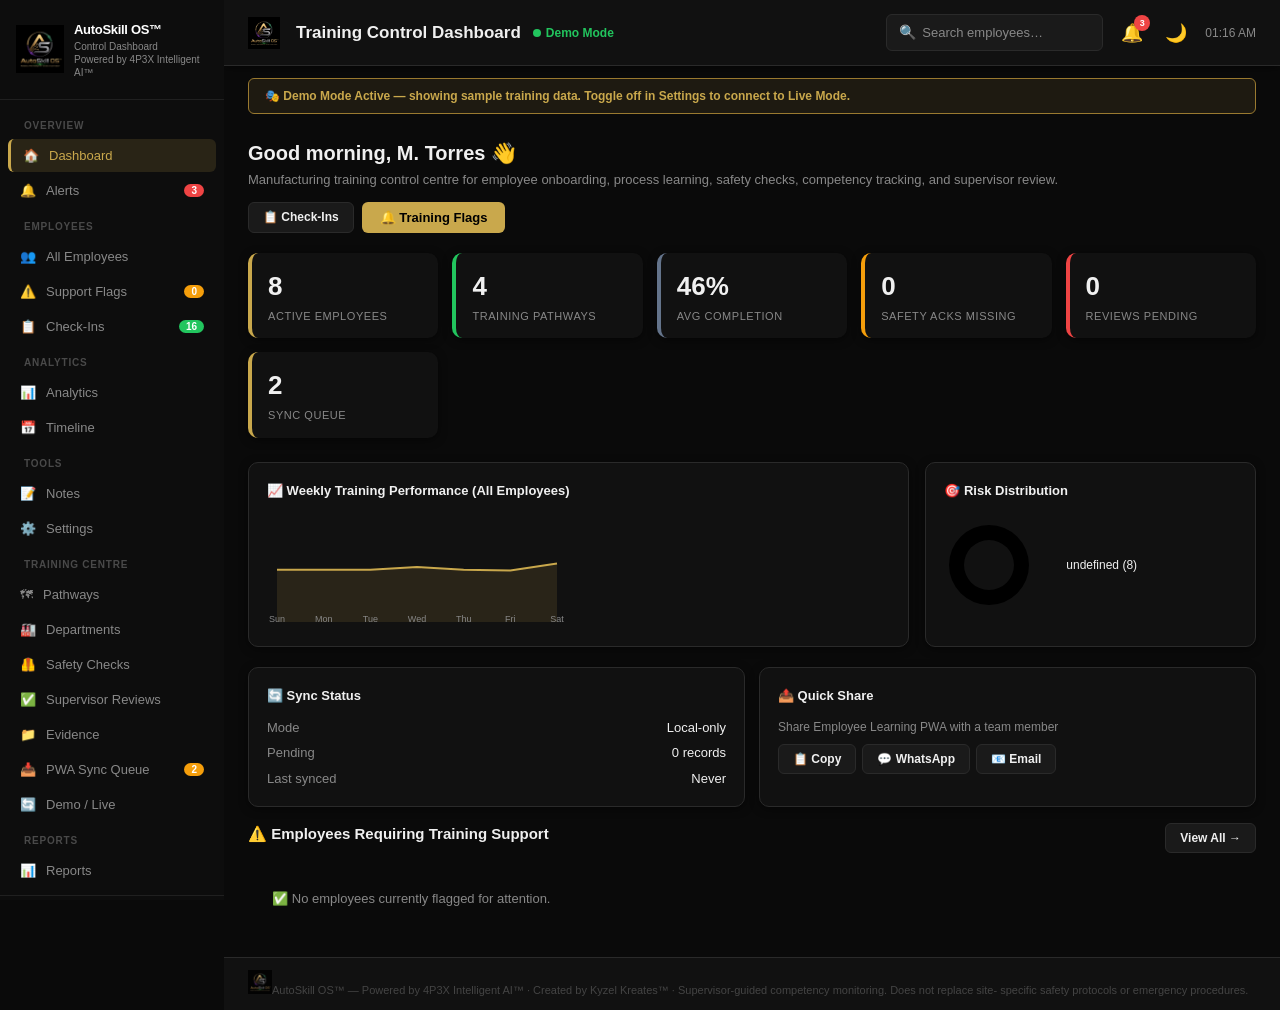
<file: ap3x/demo/clinician-demo.html>
<!DOCTYPE html>
<html lang="en">
<head>
<meta charset="UTF-8"/>
  <link rel="icon" type="image/x-icon"     href="../../icons/favicon.ico"/>
  <link rel="icon" type="image/png" sizes="32x32"    href="../../icons/as-favicon-32.png"/>
  <link rel="icon" type="image/png" sizes="192x192"  href="../../icons/as-192.png"/>
  <link rel="icon" type="image/png" sizes="512x512"  href="../../icons/as-512.png"/>
  <link rel="apple-touch-icon" sizes="180x180"       href="../../icons/as-apple-touch.png"/>
  <link rel="apple-touch-icon" sizes="152x152"       href="../../icons/as-152.png"/>
  <link rel="apple-touch-icon" sizes="144x144"       href="../../icons/as-144.png"/>
  <meta name="apple-mobile-web-app-title"            content="AutoSkill OS™"/>
  <meta name="msapplication-TileImage"               content="../../icons/as-144.png"/>
  <meta name="msapplication-TileColor"               content="#0a0a0a"/>
  <meta name="msapplication-square150x150logo"       content="../../icons/as-152.png"/>
  <meta name="msapplication-square310x310logo"       content="../../icons/as-512.png"/>
  <meta name="apple-mobile-web-app-capable" content="yes"/>
  <meta name="apple-mobile-web-app-status-bar-style" content="black-translucent"/>
<meta name="viewport" content="width=device-width,initial-scale=1"/>
<!-- AutoSkill OS™ Control Dashboard. Employee Learning PWA: /ap3x/employee-pwa/ (alias: /ap3x/patient-pwa/) -->
<title>AutoSkill OS™ — Control Dashboard</title>
<style>
:root{
  --bg:#0a0a0a;--surface:#111111;--surface2:#1a1a1a;--surface3:#222;
  --sidebar:#0d0d0d;--sidebar-txt:#888;
  --border:#2a2a2a;--border2:#333;
  --gold:#c9a84c;--gold-l:#e2c97e;--gold-d:#9a7a30;
  --silver:#b0b8c8;
  --green:#22c55e;--green-d:#16a34a;
  --purple:#a855f7;--purple-d:#7c3aed;--purple-xl:#2e1065;
  --warn:#f59e0b;--high:#ef4444;--critical:#a855f7;--missing:#64748b;
  --text:#f0f0f0;--muted:#888;--light:#444;
  --r:10px;--rs:6px;--shadow:0 2px 8px rgba(0,0,0,.5);--shadow-md:0 4px 16px rgba(0,0,0,.6);
  --sw:224px;--t:.18s ease;
}
[data-theme=light]{--bg:#f0f4f8;--surface:#fff;--surface2:#e8f0fe;--surface3:#f4f6fa;--sidebar:#0f2d52;--sidebar-txt:#c8d8f0;--border:#d1dce8;--border2:#c0ccd8;--text:#1e293b;--muted:#64748b;--light:#94a3b8;}
*,*::before,*::after{box-sizing:border-box;margin:0;padding:0}
body{font-family:-apple-system,BlinkMacSystemFont,"Segoe UI",Roboto,sans-serif;background:var(--bg);color:var(--text);display:block;min-height:100vh;font-size:14px;line-height:1.5}
.layout{display:flex;width:100%;min-height:100vh}
.sidebar{width:var(--sw);min-height:100vh;background:var(--sidebar);display:flex;flex-direction:column;flex-shrink:0;position:sticky;top:0;height:100vh;overflow-y:auto;z-index:200;transition:transform var(--t)}
.sb-brand{display:flex;align-items:center;gap:10px;padding:20px 16px;border-bottom:1px solid rgba(255,255,255,.08)}
.sb-dot{width:10px;height:10px;border-radius:50%;background:var(--gold);flex-shrink:0;animation:pulse 2.5s infinite}
@keyframes pulse{0%,100%{opacity:1;transform:scale(1)}50%{opacity:.6;transform:scale(1.2)}}
.sb-name{color:#fff;font-size:13px;font-weight:800;letter-spacing:-.3px}
.sb-sub{color:var(--sidebar-txt);font-size:10px;line-height:1.3}
.sb-section{padding:10px 16px 4px;font-size:10px;text-transform:uppercase;letter-spacing:.08em;color:rgba(255,255,255,.25);font-weight:700}
.sb-nav{flex:1;padding:8px;display:flex;flex-direction:column;gap:2px}
.nav-item{display:flex;align-items:center;gap:10px;padding:9px 12px;border-radius:var(--rs);background:none;border:none;color:var(--sidebar-txt);font-size:13px;font-weight:500;cursor:pointer;transition:all var(--t);text-align:left;width:100%;touch-action:manipulation;-webkit-tap-highlight-color:transparent}
.nav-item:hover{background:rgba(255,255,255,.06);color:#fff}
.nav-item.active{background:rgba(201,168,76,.15);color:var(--gold);border-left:3px solid var(--gold)}
.nav-badge{margin-left:auto;background:var(--high);color:#fff;font-size:10px;font-weight:700;border-radius:99px;padding:1px 7px;min-width:18px;text-align:center}
.nav-badge.warn{background:var(--warn)}.nav-badge.green{background:var(--green)}
.sb-footer{padding:14px;border-top:1px solid rgba(255,255,255,.08);display:flex;flex-direction:column;gap:8px}
.clin-chip{display:flex;align-items:center;gap:8px}
.clin-avatar{width:32px;height:32px;border-radius:50%;background:var(--gold-d);color:#000;font-size:13px;font-weight:700;display:flex;align-items:center;justify-content:center;flex-shrink:0}
.clin-name{color:#fff;font-size:12px;font-weight:600}.clin-role{color:var(--sidebar-txt);font-size:11px}
.sb-footer-btns{display:flex;gap:6px}
.back-btn{flex:1;background:rgba(255,255,255,.08);border:1px solid rgba(255,255,255,.15);color:var(--sidebar-txt);border-radius:var(--rs);padding:5px 10px;font-size:11px;cursor:pointer;text-decoration:none;text-align:center;transition:all var(--t)}
.back-btn:hover{color:#fff;background:rgba(255,255,255,.15)}
.hamburger{display:none;position:fixed;top:14px;left:14px;z-index:1000;background:var(--gold);border:none;border-radius:var(--rs);padding:8px 10px;cursor:pointer;flex-direction:column;gap:5px;touch-action:manipulation;-webkit-tap-highlight-color:transparent;user-select:none}
.hamburger span{display:block;width:20px;height:2px;background:#000;border-radius:2px}
.overlay{display:none;position:fixed;inset:0;background:rgba(0,0,0,.6);z-index:900}
.main-area{flex:1;min-width:0;display:flex;flex-direction:column}
.topbar{display:flex;align-items:center;justify-content:space-between;padding:14px 24px;background:var(--surface);border-bottom:1px solid var(--border);box-shadow:var(--shadow);position:sticky;top:0;z-index:50}
.topbar-left{display:flex;align-items:center;gap:12px}
.topbar-title{font-size:17px;font-weight:700}
.topbar-right{display:flex;align-items:center;gap:14px}
.rt-ind{display:flex;align-items:center;gap:5px;font-size:12px;color:var(--green);font-weight:600}
.pulse-dot{width:8px;height:8px;border-radius:50%;background:var(--green);animation:pulse 2s infinite}
.topbar-search{display:flex;align-items:center;gap:6px;background:var(--surface2);border:1.5px solid var(--border);border-radius:var(--rs);padding:7px 12px;min-width:200px}
.topbar-search input{background:none;border:none;font-size:13px;color:var(--text);outline:none;width:100%}
.topbar-search input::placeholder{color:var(--muted)}
.btn-icon-top{background:none;border:none;font-size:18px;cursor:pointer;color:var(--muted);padding:4px;border-radius:6px;transition:all var(--t)}
.btn-icon-top:hover{background:var(--surface2);color:var(--text)}
.notif-btn{position:relative}
.notif-count{position:absolute;top:-3px;right:-3px;width:16px;height:16px;background:var(--high);color:#fff;font-size:9px;font-weight:700;border-radius:50%;display:flex;align-items:center;justify-content:center}
.view{padding:24px;animation:fadeIn .2s ease;flex:1}
.view.hidden{display:none!important}
@keyframes fadeIn{from{opacity:0}to{opacity:1}}
.view-header{display:flex;align-items:flex-start;justify-content:space-between;margin-bottom:20px;flex-wrap:wrap;gap:12px}
.view-title{font-size:20px;font-weight:800}
.view-sub{font-size:13px;color:var(--muted);margin-top:2px}
.stats-row{display:grid;grid-template-columns:repeat(5,1fr);gap:14px;margin-bottom:24px}
.stat-card{background:var(--surface);border-radius:var(--r);padding:14px 16px;box-shadow:var(--shadow);border-left:4px solid var(--gold);transition:box-shadow var(--t)}
.stat-card:hover{box-shadow:var(--shadow-md)}
.stat-card.w{border-left-color:var(--warn)}.stat-card.d{border-left-color:var(--high)}.stat-card.m{border-left-color:var(--missing)}.stat-card.c{border-left-color:var(--critical)}.stat-card.g{border-left-color:var(--green)}
.stat-val{font-size:26px;font-weight:800}.stat-lbl{font-size:11px;color:var(--muted);margin-top:2px;text-transform:uppercase;letter-spacing:.05em}
.analytics-row{display:grid;grid-template-columns:2fr 1fr;gap:16px;margin-bottom:20px}
.analytics-card{background:var(--surface);border-radius:var(--r);padding:18px;box-shadow:var(--shadow);border:1px solid var(--border)}
.ac-title{font-size:13px;font-weight:700;margin-bottom:12px}
.employee-grid{display:grid;grid-template-columns:repeat(auto-fill,minmax(260px,1fr));gap:14px}
.pc{background:var(--surface);border-radius:var(--r);padding:15px;box-shadow:var(--shadow);border-top:3px solid var(--border);cursor:pointer;transition:all var(--t)}
.pc:hover{box-shadow:var(--shadow-md);transform:translateY(-2px)}
.pc.HIGH{border-top-color:var(--high)}.pc.CRITICAL{border-top-color:var(--critical)}.pc.MEDIUM{border-top-color:var(--warn)}.pc.LOW{border-top-color:var(--green)}.pc.MISSING,.pc.MISSING_DATA{border-top-color:var(--missing)}
.pc-hdr{display:flex;align-items:flex-start;justify-content:space-between;margin-bottom:10px}
.pc-avatar{width:36px;height:36px;border-radius:50%;display:flex;align-items:center;justify-content:center;font-size:15px;font-weight:700;color:#fff;flex-shrink:0}
.pc-info{flex:1;margin-left:10px}.pc-name{font-size:14px;font-weight:700}.pc-id{font-size:11px;color:var(--muted);margin-top:1px}
.pc-score{width:42px;height:42px;border-radius:50%;display:flex;align-items:center;justify-content:center;font-size:20px;font-weight:800;flex-shrink:0}
.pc-score.sl{background:rgba(34,197,94,.15);color:var(--green)}.pc-score.sm{background:rgba(245,158,11,.15);color:var(--warn)}.pc-score.sh{background:rgba(239,68,68,.15);color:var(--high)}.pc-score.sc{background:rgba(168,85,247,.15);color:var(--purple)}.pc-score.sn{background:var(--surface2);color:var(--muted);font-size:12px}
.pc-metrics{display:grid;grid-template-columns:1fr 1fr 1fr;gap:6px;margin-bottom:10px}
.pc-metric{background:var(--surface2);border-radius:5px;padding:6px 8px;text-align:center}
.pcm-val{font-size:13px;font-weight:700}.pcm-lbl{font-size:10px;color:var(--muted)}
.pc-footer{display:flex;align-items:center;justify-content:space-between;flex-wrap:wrap;gap:6px}
.pc-flags{display:flex;flex-wrap:wrap;gap:4px}
.pc-flag{font-size:10px;padding:2px 7px;border-radius:99px;border:1px solid;font-weight:600}
.pc-flag.warn{border-color:var(--warn);color:var(--warn);background:rgba(245,158,11,.1)}
.pc-flag.info{border-color:var(--purple);color:var(--purple);background:rgba(168,85,247,.1)}
.trend-up{color:var(--high)}.trend-down{color:var(--green)}.trend-flat{color:var(--muted)}
.risk-badge{display:inline-flex;align-items:center;padding:3px 10px;border-radius:99px;font-size:11px;font-weight:700}
.risk-badge.LOW{background:rgba(34,197,94,.15);color:var(--green)}
.risk-badge.MEDIUM{background:rgba(245,158,11,.15);color:var(--warn)}
.risk-badge.HIGH{background:rgba(239,68,68,.15);color:var(--high)}
.risk-badge.CRITICAL{background:rgba(168,85,247,.15);color:var(--purple)}
.risk-badge.MISSING,.risk-badge.MISSING_DATA{background:rgba(100,116,139,.15);color:var(--missing)}
.tbl-wrap{overflow-x:auto;border-radius:var(--r);box-shadow:var(--shadow)}
table{width:100%;border-collapse:collapse;background:var(--surface)}
thead{background:var(--surface2)}
th{padding:10px 14px;text-align:left;font-size:11px;font-weight:700;text-transform:uppercase;letter-spacing:.06em;color:var(--muted);border-bottom:1px solid var(--border)}
td{padding:11px 14px;border-bottom:1px solid var(--border);font-size:13px;vertical-align:middle}
tr:last-child td{border-bottom:none}
tr:hover td{background:var(--surface2)}
.empty-state-block{text-align:center;padding:48px 24px;background:var(--surface);border-radius:var(--r);border:1.5px dashed var(--border)}
.backend-panel{transition:all .18s ease}
.backend-panel input{font-family:inherit}

/* ── Run 8: Reports / Evidence Centre ─────────────────────────── */
.rpt-grid{display:grid;grid-template-columns:repeat(auto-fit,minmax(280px,1fr));gap:14px;margin-bottom:20px}
.rpt-card{background:var(--surface);border:1px solid var(--border);border-radius:var(--r);padding:16px;display:flex;flex-direction:column;gap:10px}
.rpt-card-title{font-size:13px;font-weight:700;color:var(--gold);text-transform:uppercase;letter-spacing:.06em;display:flex;align-items:center;gap:6px}
.rpt-stat-row{display:flex;justify-content:space-between;align-items:center;padding:5px 0;border-bottom:1px solid var(--border)}
.rpt-stat-row:last-child{border-bottom:none}
.rpt-stat-label{font-size:12px;color:var(--muted)}
.rpt-stat-val{font-size:13px;font-weight:700}
.rpt-actions{display:flex;gap:8px;flex-wrap:wrap;margin-top:4px}
.rpt-btn{padding:6px 14px;border-radius:var(--rs);font-size:12px;font-weight:700;cursor:pointer;border:none}
.rpt-btn.print{background:rgba(201,168,76,.12);color:var(--gold);border:1px solid rgba(201,168,76,.25)}
.rpt-btn.copy{background:var(--surface2);color:var(--muted);border:1px solid var(--border)}
.rpt-btn.json{background:var(--surface2);color:var(--muted);border:1px solid var(--border)}
.rpt-emp-table{width:100%;border-collapse:collapse;font-size:12px;margin-top:8px}
.rpt-emp-table th{background:var(--surface2);color:var(--muted);font-weight:700;padding:6px 10px;text-align:left;font-size:11px;text-transform:uppercase}
.rpt-emp-table td{padding:7px 10px;border-bottom:1px solid var(--border);vertical-align:top}
.rpt-emp-table tr:last-child td{border-bottom:none}
@media(max-width:600px){.rpt-grid{grid-template-columns:1fr}.rpt-emp-table{display:block;overflow-x:auto}}

/* ── Run 7: Sync Queue Panel ───────────────────────────────────── */
.sq-card{background:var(--surface);border:1px solid var(--border);border-radius:var(--rs);padding:12px 14px;margin-bottom:10px}
.sq-card.safety-critical{border-left:3px solid var(--gold)}
.sq-card.failed{border-left:3px solid var(--high)}
.sq-card.synced{border-left:3px solid var(--green);opacity:.75}
.sq-meta{display:flex;flex-wrap:wrap;gap:6px;margin-top:8px}
.sq-act{display:flex;gap:6px;margin-top:10px;flex-wrap:wrap}
.sq-btn{padding:5px 12px;border-radius:var(--rs);font-size:12px;font-weight:700;cursor:pointer;border:none}
.sq-btn.process{background:var(--gold);color:#000}
.sq-btn.ignore{background:var(--surface2);color:var(--muted);border:1px solid var(--border2,#333)}
.sq-btn.retry{background:rgba(239,68,68,.12);color:var(--high);border:1px solid rgba(239,68,68,.25)}
.sq-summary-grid{display:grid;grid-template-columns:repeat(auto-fit,minmax(120px,1fr));gap:10px;margin-bottom:16px}
.sq-stat{background:var(--surface);border:1px solid var(--border);border-radius:var(--rs);padding:12px;text-align:center}
.sq-stat .sq-val{font-size:22px;font-weight:800}
.sq-stat .sq-lbl{font-size:11px;color:var(--muted);margin-top:2px}

.btn-primary.sm,.btn-secondary.sm{padding:7px 14px;font-size:12px;border-radius:var(--rs)}
.es-icon{font-size:40px;margin-bottom:12px}
.es-title{font-size:16px;font-weight:700;margin-bottom:8px}
.es-sub{font-size:13px;color:var(--muted);line-height:1.6;max-width:480px;margin:0 auto}
.tbl-toolbar{display:flex;gap:10px;margin-bottom:14px;flex-wrap:wrap}
.search-input{background:var(--surface);border:1.5px solid var(--border);border-radius:var(--rs);padding:8px 14px;font-size:13px;color:var(--text);outline:none;flex:1;min-width:180px}
.search-input:focus{border-color:var(--gold)}
.filter-sel{background:var(--surface);border:1.5px solid var(--border);border-radius:var(--rs);padding:7px 12px;font-size:13px;color:var(--text);outline:none;cursor:pointer}
.filter-sel:focus{border-color:var(--gold)}
.detail-panel{position:fixed;top:0;right:0;width:420px;height:100vh;background:var(--surface);box-shadow:-4px 0 24px rgba(0,0,0,.5);z-index:400;overflow-y:auto;transition:transform var(--t)}
.detail-panel.hidden{transform:translateX(100%)}
.detail-inner{padding:24px}
.detail-header{display:flex;align-items:flex-start;justify-content:space-between;margin-bottom:16px}
.detail-name{font-size:20px;font-weight:800}
.detail-meta{font-size:12px;color:var(--muted);margin-top:3px}
.btn-close{background:none;border:none;font-size:20px;cursor:pointer;color:var(--muted);padding:4px;border-radius:var(--rs)}
.btn-close:hover{background:var(--surface2);color:var(--text)}
.detail-risk-row{display:flex;align-items:center;gap:10px;margin-bottom:20px}
.detail-last-seen{font-size:12px;color:var(--muted)}
.detail-section{margin-bottom:20px}
.detail-section-title{font-size:13px;font-weight:700;margin-bottom:10px;color:var(--gold);text-transform:uppercase;letter-spacing:.06em}
.detail-chart-wrap{background:var(--surface2);border-radius:var(--rs);padding:12px}
.detail-list{display:flex;flex-direction:column;gap:8px;max-height:180px;overflow-y:auto}
.detail-note{background:var(--surface2);border-radius:var(--rs);padding:10px 12px;font-size:12px}
.note-by{font-weight:600;color:var(--gold);font-size:11px}
.note-date{color:var(--muted);font-size:11px}
.flag-list{display:flex;flex-wrap:wrap;gap:6px}
.form-textarea{width:100%;background:var(--surface2);border:1.5px solid var(--border);border-radius:var(--rs);padding:10px 12px;font-size:13px;color:var(--text);font-family:inherit;resize:none;min-height:70px;margin-top:8px}
.form-textarea:focus{outline:none;border-color:var(--gold)}
.note-actions{display:flex;gap:8px;margin-top:8px;flex-wrap:wrap}
.alert-card{background:var(--surface);border-radius:var(--r);padding:14px 16px;box-shadow:var(--shadow);border-left:4px solid var(--border);display:flex;align-items:flex-start;gap:12px;margin-bottom:10px}
.alert-card.HIGH{border-left-color:var(--high)}.alert-card.CRITICAL{border-left-color:var(--critical)}.alert-card.MEDIUM{border-left-color:var(--warn)}.alert-card.MISSING{border-left-color:var(--missing)}
.alert-card.acked{opacity:.5}
.alert-icon{font-size:22px;flex-shrink:0}
.alert-body{flex:1}.alert-title{font-size:13px;font-weight:700}.alert-sub{font-size:12px;color:var(--muted);margin-top:2px}.alert-time{font-size:11px;color:var(--muted);margin-top:4px}
.alert-actions{display:flex;gap:6px;margin-top:8px}
.note-card{background:var(--surface);border-radius:var(--r);padding:14px 16px;box-shadow:var(--shadow);border-left:3px solid var(--gold);margin-bottom:12px}
.nc-employee{font-size:12px;color:var(--gold);font-weight:700}.nc-text{font-size:13px;margin-top:4px;line-height:1.5}.nc-meta{font-size:11px;color:var(--muted);margin-top:6px}
.donut-wrap{display:flex;align-items:center;gap:16px;padding-top:8px}
.donut-legend{display:flex;flex-direction:column;gap:6px}
.dl-item{display:flex;align-items:center;gap:6px;font-size:12px}
.dl-dot{width:10px;height:10px;border-radius:50%;flex-shrink:0}
.settings-section{background:var(--surface);border-radius:var(--r);padding:20px;margin-bottom:16px;box-shadow:var(--shadow);border:1px solid var(--border)}
.settings-title{font-size:14px;font-weight:700;margin-bottom:14px;color:var(--gold)}
.setting-row{display:flex;align-items:center;justify-content:space-between;padding:10px 0;border-bottom:1px solid var(--border)}
.setting-row:last-child{border-bottom:none}
.setting-label{font-size:13px;font-weight:600}.setting-desc{font-size:11px;color:var(--muted);margin-top:2px}
.toggle-wrap{display:flex;align-items:center;gap:8px;cursor:pointer}
.toggle{width:44px;height:24px;border-radius:99px;position:relative;transition:background var(--t);cursor:pointer;border:none;flex-shrink:0}
.toggle::after{content:'';position:absolute;top:3px;left:3px;width:18px;height:18px;border-radius:50%;background:#fff;transition:left var(--t)}
.toggle.on{background:var(--green)}.toggle.off{background:var(--border2,#333)}
.toggle.on::after{left:23px}
.toggle-state{font-size:12px;font-weight:700;min-width:32px}
.crisis-field{background:var(--surface2);border:1.5px solid var(--border);border-radius:var(--rs);padding:9px 12px;font-size:13px;color:var(--text)}
.crisis-field:focus{outline:none;border-color:var(--gold)}
.btn-save-settings{margin-top:12px;padding:10px 22px;background:var(--gold);color:#000;border:none;border-radius:var(--rs);font-size:13px;font-weight:700;cursor:pointer}
.btn-save-settings:hover{opacity:.85}
.btn-primary{padding:8px 18px;background:var(--gold);color:#000;border:none;border-radius:var(--rs);font-size:13px;font-weight:700;cursor:pointer;transition:all var(--t)}
.btn-primary:hover{opacity:.85}.btn-primary.sm{padding:6px 14px;font-size:12px}
.btn-secondary{padding:7px 14px;background:var(--surface2);color:var(--text);border:1.5px solid var(--border);border-radius:var(--rs);font-size:12px;font-weight:600;cursor:pointer;transition:all var(--t)}
.btn-secondary:hover{border-color:var(--gold);color:var(--gold)}
.btn-view{padding:5px 12px;background:none;border:1.5px solid var(--border);border-radius:var(--rs);font-size:11px;cursor:pointer;color:var(--muted);transition:all var(--t)}
.btn-view:hover{border-color:var(--gold);color:var(--gold)}
.btn-ack{padding:4px 12px;background:var(--surface2);border:1.5px solid var(--border);border-radius:var(--rs);font-size:11px;font-weight:600;cursor:pointer}
.btn-ack:hover{border-color:var(--gold);color:var(--gold)}
.toast{position:fixed;bottom:24px;right:24px;background:var(--green);color:#fff;padding:10px 18px;border-radius:var(--rs);font-size:13px;font-weight:600;z-index:600;animation:toastIn .3s ease;box-shadow:0 4px 16px rgba(0,0,0,.4)}
.toast.hidden{display:none!important}
@keyframes toastIn{from{opacity:0;transform:translateY(8px)}to{opacity:1;transform:translateY(0)}}
.empty-state{color:var(--muted);font-size:13px;padding:24px;text-align:center}
.hidden{display:none!important}
.cli-footer{padding:12px 24px;font-size:11px;color:var(--light);border-top:1px solid var(--border);background:var(--surface);line-height:1.4;margin-top:auto}
.demo-banner{background:rgba(201,168,76,.1);border:1px solid var(--gold-d);border-radius:var(--rs);padding:8px 16px;font-size:12px;color:var(--gold);font-weight:600;display:flex;align-items:center;gap:8px;margin:12px 24px 0}
.demo-banner.hidden{display:none!important}
@media(max-width:900px){.stats-row{grid-template-columns:repeat(3,1fr)}.analytics-row{grid-template-columns:1fr}}
@media(max-width:768px){
  .hamburger{display:flex}.sidebar{position:fixed;left:0;top:0;height:100%;height:100dvh;transform:translateX(-100%);z-index:950}.sidebar.open{transform:translateX(0)}.overlay.open{display:block}
  .topbar{padding:14px 14px 14px 58px}.topbar-search{display:none}.topbar-logo{display:block!important}.view{padding:16px}
  .stats-row{grid-template-columns:repeat(2,1fr)}.detail-panel{width:100%;max-width:100%}
}
@media(max-width:520px){.stats-row{grid-template-columns:1fr 1fr}}

/* ── Run 3: Manufacturing Training Centre ──────────────────── */
.tc-hero-banner{background:linear-gradient(135deg,var(--surface) 0%,var(--surface2) 100%);border:1px solid var(--border);border-radius:var(--r);padding:18px 20px;margin-bottom:16px;display:flex;align-items:flex-start;justify-content:space-between;gap:16px;flex-wrap:wrap}
.tc-hero-left{flex:1;min-width:0}
.tc-hero-right{display:flex;flex-direction:column;align-items:flex-end;gap:6px;flex-shrink:0}
.tc-hero-title{font-size:18px;font-weight:900;color:var(--text);letter-spacing:-.4px;margin-bottom:4px}
.tc-hero-tag{color:var(--gold);font-size:13px;font-weight:700;background:rgba(201,168,76,.12);border:1px solid rgba(201,168,76,.25);border-radius:99px;padding:2px 10px;margin-left:6px;vertical-align:middle}
.tc-hero-desc{font-size:13px;color:var(--muted);line-height:1.5;margin-bottom:6px;max-width:520px}
.tc-hero-brand{font-size:11px;color:var(--gold);font-weight:600;opacity:.8}
.tc-hero-phrase{font-size:11px;color:var(--muted);font-style:italic;text-align:right;max-width:180px}
.safety-notice{background:rgba(239,68,68,.07);border:1px solid rgba(239,68,68,.18);border-radius:var(--rs);padding:10px 14px;font-size:12px;color:var(--muted);line-height:1.6}
.info-notice{background:rgba(201,168,76,.07);border:1px solid rgba(201,168,76,.18);border-radius:var(--rs);padding:10px 14px;font-size:12px;color:var(--muted);line-height:1.6}
.tc-card{background:var(--surface);border-radius:var(--r);padding:16px;border:1px solid var(--border);box-shadow:var(--shadow);transition:box-shadow var(--t)}
.tc-card:hover{box-shadow:var(--shadow-md)}
.tc-card-hdr{display:flex;align-items:flex-start;justify-content:space-between;margin-bottom:10px;gap:8px}
.tc-card-title{font-size:14px;font-weight:700;color:var(--text);line-height:1.3}
.tc-card-sub{font-size:12px;color:var(--muted);margin-top:2px;line-height:1.4}
.tc-badge-row{display:flex;gap:6px;flex-wrap:wrap;margin-top:8px}
.tc-meta-row{display:flex;flex-direction:column;gap:4px;margin-top:10px;font-size:12px}
.tc-meta-item{display:flex;justify-content:space-between;align-items:center;gap:8px}
.tc-meta-label{color:var(--muted)}
.tc-meta-val{font-weight:600;color:var(--text);text-align:right}
.tc-progress-bar{height:6px;background:var(--surface2);border-radius:99px;overflow:hidden;margin-top:6px}
.tc-section-title{font-size:13px;font-weight:700;color:var(--text);margin:20px 0 10px;display:flex;align-items:center;gap:8px}
.tc-table{width:100%;border-collapse:collapse;font-size:13px}
.tc-table th{text-align:left;padding:10px 12px;font-size:11px;font-weight:700;color:var(--muted);text-transform:uppercase;letter-spacing:.06em;border-bottom:2px solid var(--border);white-space:nowrap}
.tc-table td{padding:10px 12px;border-bottom:1px solid var(--border);vertical-align:middle}
.tc-table tr:last-child td{border-bottom:none}
.tc-table tr:hover td{background:var(--surface2)}
.tc-emp-chip{display:flex;align-items:center;gap:8px}
.tc-avatar{width:28px;height:28px;border-radius:50%;display:flex;align-items:center;justify-content:center;font-size:11px;font-weight:700;color:#000;flex-shrink:0}
.tc-emp-name{font-weight:600;color:var(--text);font-size:13px}
.tc-emp-role{font-size:11px;color:var(--muted)}
.tc-pct{display:flex;align-items:center;gap:6px}
.tc-pct-bar{width:48px;height:5px;background:var(--surface3);border-radius:99px;overflow:hidden;flex-shrink:0}
.tc-pct-fill{height:100%;border-radius:99px}
.tc-ack-row{background:var(--surface);border:1px solid var(--border);border-radius:var(--r);padding:14px;margin-bottom:12px}
.tc-ack-hdr{display:flex;align-items:flex-start;justify-content:space-between;gap:10px;margin-bottom:8px}
.tc-ack-title{font-size:13px;font-weight:700;color:var(--text)}
.tc-ack-desc{font-size:12px;color:var(--muted);margin-bottom:8px;line-height:1.5}
.tc-ack-missing{display:flex;flex-wrap:wrap;gap:6px;margin-top:8px}
.tc-chip{font-size:11px;background:var(--surface2);border:1px solid var(--border);border-radius:99px;padding:2px 10px;color:var(--text)}
.tc-chip.missing{background:rgba(239,68,68,.1);border-color:rgba(239,68,68,.3);color:var(--high)}
.tc-chip.ok{background:rgba(34,197,94,.1);border-color:rgba(34,197,94,.3);color:var(--green)}
.rev-card{background:var(--surface);border:1px solid var(--border);border-radius:var(--r);padding:14px;margin-bottom:12px;border-left:4px solid var(--warn)}
.rev-card.approved{border-left-color:var(--green)}
.rev-card.rejected{border-left-color:var(--high)}
.rev-card.needs_more_evidence{border-left-color:var(--purple)}
.rev-hdr{display:flex;align-items:flex-start;justify-content:space-between;gap:10px;margin-bottom:6px}
.rev-title{font-size:13px;font-weight:700;color:var(--text)}
.rev-meta{font-size:12px;color:var(--muted);margin-bottom:4px}
.rev-notes{font-size:12px;color:var(--text);background:var(--surface2);border-radius:var(--rs);padding:8px;margin-top:8px;line-height:1.5}
.ev-card{background:var(--surface);border:1px solid var(--border);border-radius:var(--r);padding:14px;margin-bottom:10px}
.ev-hdr{display:flex;align-items:flex-start;justify-content:space-between;gap:10px;margin-bottom:6px}
.ev-title{font-size:13px;font-weight:700;color:var(--text)}
.ev-desc{font-size:12px;color:var(--muted);line-height:1.5;margin-top:4px}
.ev-meta{display:flex;gap:8px;flex-wrap:wrap;margin-top:8px}
.dl-status-grid{display:grid;grid-template-columns:repeat(auto-fill,minmax(240px,1fr));gap:14px;margin-bottom:20px}
.dl-status-card{background:var(--surface);border:1px solid var(--border);border-radius:var(--r);padding:16px}
.dl-status-title{font-size:12px;font-weight:700;color:var(--muted);text-transform:uppercase;letter-spacing:.06em;margin-bottom:10px}
.dl-status-val{font-size:18px;font-weight:800;color:var(--text);margin-bottom:4px}
.dl-status-sub{font-size:11px;color:var(--muted);line-height:1.4}
.dept-card{background:var(--surface);border:1px solid var(--border);border-radius:var(--r);padding:16px;margin-bottom:14px}
.dept-hdr{display:flex;align-items:flex-start;justify-content:space-between;margin-bottom:10px}
.dept-name{font-size:15px;font-weight:800;color:var(--text)}
.dept-site{font-size:12px;color:var(--muted)}
.stn-row{background:var(--surface2);border-radius:var(--rs);padding:10px 12px;margin-top:8px;display:flex;align-items:flex-start;justify-content:space-between;gap:10px;flex-wrap:wrap}
.stn-name{font-size:12px;font-weight:700;color:var(--text)}
.stn-desc{font-size:11px;color:var(--muted);margin-top:2px}
.ppe-tag{font-size:10px;background:rgba(201,168,76,.12);border:1px solid rgba(201,168,76,.25);border-radius:99px;padding:1px 8px;color:var(--gold)}
.ssot-alerts-section{margin-top:8px}
@media(max-width:700px){
  .tc-hero-banner{flex-direction:column}
  .tc-hero-right{align-items:flex-start}
  .tc-hero-phrase{text-align:left}
  .dl-status-grid{grid-template-columns:1fr 1fr}
  .tc-table{font-size:12px}
  .tc-table th,.tc-table td{padding:8px 8px}
  .hide-mobile{display:none!important}
}
</style>
</head>
<body>
<button class="hamburger" id="hamburger" type="button" onclick="toggleSidebar()" aria-label="Menu" aria-expanded="false" aria-controls="sidebar">
  <span></span><span></span><span></span>
</button>
<div class="overlay" id="overlay" onclick="closeSidebar()"></div>
<div class="layout">

<aside class="sidebar" id="sidebar">
  <div class="sb-brand">
    <img src="../../icons/as-logo.png" alt="AutoSkill OS™" style="width:48px;height:48px;flex-shrink:0;object-fit:contain;image-rendering:auto"/>
    <div><div class="sb-name">AutoSkill OS™</div><div class="sb-sub">Control Dashboard<br/>Powered by 4P3X Intelligent AI™</div></div>
  </div>
  <nav class="sb-nav">
    <div class="sb-section">Overview</div>
    <button class="nav-item active" id="nav-overview" onclick="showView('overview')"><span>🏠</span><span>Dashboard</span></button>
    <button class="nav-item" id="nav-alerts" onclick="showView('alerts')"><span>🔔</span><span>Alerts</span><span class="nav-badge" id="alertBadge">3</span></button>
    <div class="sb-section">Employees</div>
    <button class="nav-item" id="nav-patients" onclick="showView('patients')"><span>👥</span><span>All Employees</span></button>
    <button class="nav-item" id="nav-highrisk" onclick="showView('highrisk')"><span>⚠️</span><span>Support Flags</span><span class="nav-badge warn" id="hrBadge">2</span></button>
    <button class="nav-item" id="nav-checkins" onclick="showView('checkins')"><span>📋</span><span>Check-Ins</span><span class="nav-badge green" id="ciBadge">7</span></button>
    <div class="sb-section">Analytics</div>
    <button class="nav-item" id="nav-analytics" onclick="showView('analytics')"><span>📊</span><span>Analytics</span></button>
    <button class="nav-item" id="nav-timeline" onclick="showView('timeline')"><span>📅</span><span>Timeline</span></button>
    <div class="sb-section">Tools</div>
    <button class="nav-item" id="nav-notes" onclick="showView('notes')"><span>📝</span><span>Notes</span></button>
    <button class="nav-item" id="nav-settings" onclick="showView('settings')"><span>⚙️</span><span>Settings</span><span class="nav-badge warn" id="syncNavBadge" style="display:none">!</span></button>
    <div class="sb-section">Training Centre</div>
    <button class="nav-item" id="nav-pathways" onclick="showView('pathways')"><span>&#x1F5FA;</span><span>Pathways</span></button>
    <button class="nav-item" id="nav-departments" onclick="showView('departments')"><span>&#x1F3ED;</span><span>Departments</span></button>
    <button class="nav-item" id="nav-safety" onclick="showView('safety')"><span>&#x1F9BA;</span><span>Safety Checks</span><span class="nav-badge warn" id="safetyNavBadge" style="display:none">!</span></button>
    <button class="nav-item" id="nav-reviews" onclick="showView('reviews')"><span>&#x2705;</span><span>Supervisor Reviews</span><span class="nav-badge" id="reviewNavBadge" style="display:none">0</span></button>
    <button class="nav-item" id="nav-evidence" onclick="showView('evidence')"><span>&#x1F4C1;</span><span>Evidence</span></button>
    <button class="nav-item" id="nav-syncqueue" onclick="showView('syncqueue')"><span>&#x1F4E5;</span><span>PWA Sync Queue</span><span class="nav-badge warn" id="syncQueueNavBadge" style="display:none">!</span></button>
    <button class="nav-item" id="nav-demolive" onclick="showView('demolive')"><span>&#x1F504;</span><span>Demo / Live</span></button>
    <div class="sb-section">Reports</div>
    <button class="nav-item" id="nav-reports" onclick="showView('reports')"><span>&#x1F4CA;</span><span>Reports</span><span class="nav-badge" id="reportsNavBadge" style="display:none">!</span></button>
  </nav>
  <div class="sb-footer">
    <div class="clin-chip">
      <div class="clin-avatar" id="clinicianInitials">MT</div>
      <div><div class="clin-name" id="clinicianName">M. Torres</div><div class="clin-role" id="clinicianRole">Training Manager</div></div>
    </div>
    <div class="sb-footer-btns">
      <a href="index.html" class="back-btn">← Home</a>
      <button class="back-btn" onclick="toggleTheme()">🌙</button>
    </div>
  </div>
</aside>

<div class="main-area">
  <div class="topbar">
    <div class="topbar-left">
      <img src="../../icons/as-logo.png" alt="AutoSkill OS™" class="topbar-logo" style="width:32px;height:32px;object-fit:contain;display:block;margin-right:4px"/>
      <div class="topbar-title" id="topbarTitle">Training Control Dashboard</div>
      <div class="rt-ind"><div class="pulse-dot" id="r10PulseDot"></div><span id="demoIndicator">Demo Mode</span>&nbsp;<span id="activeDataSourceBadge" style="font-size:10px;padding:1px 6px;border-radius:8px;background:rgba(255,255,255,.07);color:var(--muted);border:1px solid rgba(255,255,255,.12)"></span></div>
    </div>
    <div class="topbar-right">
      <div class="topbar-search"><span style="color:var(--muted)">🔍</span><input type="text" placeholder="Search employees…" oninput="globalSearch(this.value)" id="globalSearchInput"/></div>
      <button class="btn-icon-top notif-btn" onclick="showView('alerts')">🔔<span class="notif-count" id="notifCount">3</span></button>
      <button class="btn-icon-top" onclick="toggleTheme()">🌙</button>
      <span style="font-size:12px;color:var(--muted)" id="clockEl"></span>
    </div>
  </div>

  <div class="demo-banner" id="demoBanner">🎭 Demo Mode Active — showing sample training data. Toggle off in Settings to connect to Live Mode.</div>

  <!-- OVERVIEW -->
  <div class="view" id="view-overview">
    <div class="view-header">
      <div><div class="view-title" id="overviewGreeting">Good morning 👋</div><div class="view-sub">Manufacturing training control centre for employee onboarding, process learning, safety checks, competency tracking, and supervisor review.</div></div>
      <div style="display:flex;gap:8px;flex-wrap:wrap">
        <button class="btn-secondary" onclick="showView('checkins')">📋 Check-Ins</button>
        <button class="btn-primary" onclick="showView('alerts')">🔔 Training Flags</button>
      </div>
    </div>
    <div class="stats-row" id="statsRow"></div>
    <div id="overviewEmpty" style="display:none;margin-bottom:20px">
      <div class="empty-state-block">
        <div class="es-icon">📊</div>
        <div class="es-title">Live Mode is active — no live employee records connected yet.</div>
        <div class="es-sub">Configure a backend provider in Settings or add live records to begin. Demo Mode shows the product. Live Mode runs the product. AutoSkill OS™ remains local-first until a live backend is configured.</div>
      </div>
    </div>
    <div class="analytics-row">
      <div class="analytics-card"><div class="ac-title">📈 Weekly Training Performance (All Employees)</div><canvas id="overviewChart" height="110"></canvas></div>
      <div class="analytics-card"><div class="ac-title">🎯 Risk Distribution</div><div class="donut-wrap"><canvas id="donutChart" width="90" height="90"></canvas><div class="donut-legend" id="donutLegend"></div></div></div>
    </div>
    <div style="display:grid;grid-template-columns:1fr 1fr;gap:14px;margin-bottom:16px">
        <div class="analytics-card" id="syncOverviewCard">
          <div class="ac-title">🔄 Sync Status</div>
          <div style="display:flex;flex-direction:column;gap:6px;font-size:13px">
            <div style="display:flex;justify-content:space-between"><span style="color:var(--muted)">Mode</span><span id="syncOverviewMode">Local-only</span></div>
            <div style="display:flex;justify-content:space-between"><span style="color:var(--muted)">Pending</span><span id="syncOverviewPending">0 records</span></div>
            <div style="display:flex;justify-content:space-between"><span style="color:var(--muted)">Last synced</span><span id="syncOverviewLast">Never</span></div>
          </div>
        </div>
        <div class="analytics-card">
          <div class="ac-title">📤 Quick Share</div>
          <div style="font-size:12px;color:var(--muted);margin-bottom:8px">Share Employee Learning PWA with a team member</div>
          <div style="display:flex;gap:6px;flex-wrap:wrap">
            <button class="btn-secondary sm" onclick="sharePwa('copy')">📋 Copy</button>
            <button class="btn-secondary sm" onclick="sharePwa('whatsapp')">💬 WhatsApp</button>
            <button class="btn-secondary sm" onclick="sharePwa('email')">📧 Email</button>
          </div>
        </div>
      </div>
      <div class="view-header" style="margin-bottom:12px"><div style="font-size:15px;font-weight:700">⚠️ Employees Requiring Training Support</div><button class="btn-secondary" onclick="showView('patients')">View All →</button></div>
    <div class="employee-grid" id="urgentGrid"></div>
  </div>

  <!-- ALERTS -->
  <div class="view hidden" id="view-alerts">
    <div class="view-header"><div><div class="view-title">🔔 Support Flags</div><div class="view-sub">Employee-reported concerns and competency indicators — informational only</div></div><button class="btn-secondary" onclick="ackAll()">✓ Acknowledge All</button></div>
    <div id="alertsList"></div>
  </div>

  <!-- EMPLOYEES -->
  <div class="view hidden" id="view-patients">
    <div class="view-header">
      <div><div class="view-title">👥 All Employees</div><div class="view-sub" id="patientCount"></div></div>
      <div style="display:flex;gap:8px;flex-wrap:wrap">
        <select class="filter-sel" id="riskFilter" onchange="renderPatientsTable()"><option value="">All Risk Levels</option><option value="CRITICAL">Critical</option><option value="HIGH">High</option><option value="MEDIUM">Medium</option><option value="LOW">Low</option><option value="MISSING">Missing Data</option></select>
        <select class="filter-sel" id="sortFilter" onchange="renderPatientsTable()"><option value="risk">Sort: Risk</option><option value="name">Sort: Name</option><option value="score">Sort: Score</option><option value="lastSeen">Sort: Last Check-In</option></select>
      </div>
    </div>
    <div class="tbl-toolbar"><input class="search-input" placeholder="Search by name or ID…" oninput="renderPatientsTable(this.value)" id="ptSearch"/></div>
    <div class="tbl-wrap"><table><thead><tr><th>Employee</th><th>Status</th><th>Score</th><th>Readiness</th><th>Streak</th><th>Last Check-In</th><th>Trend</th><th>Flags</th><th>Actions</th></tr></thead><tbody id="patientsTableBody"></tbody></table></div>
  </div>

  <!-- SUPPORT FLAGS -->
  <div class="view hidden" id="view-highrisk">
    <div class="view-header"><div><div class="view-title">⚠️ Employees Requiring Attention</div><div class="view-sub">Employees requiring supervisor review — all indicators are informational only</div></div></div>
    <div id="highRiskContent"></div>
  </div>

  <!-- CHECK-INS -->
  <div class="view hidden" id="view-checkins">
    <div class="view-header"><div><div class="view-title">📋 Training Check-Ins</div><div class="view-sub">Employee training check-ins — newest first</div></div><select class="filter-sel" id="ciFilter" onchange="renderCheckins()"><option value="all">All</option><option value="today">Today</option><option value="HIGH">High</option><option value="CRITICAL">Critical</option></select></div>
    <div class="tbl-wrap"><table><thead><tr><th>Employee</th><th>Time</th><th>Score</th><th>Readiness</th><th>Status</th><th>Flags</th><th>Note</th><th>Action</th></tr></thead><tbody id="checkinsTableBody"></tbody></table></div>
  </div>

  <!-- ANALYTICS -->
  <div class="view hidden" id="view-analytics">
    <div class="view-header"><div><div class="view-title">📊 Analytics</div><div class="view-sub">Workforce-level competency insights</div></div><select class="filter-sel" id="anaRange" onchange="renderAnalytics()"><option value="7">Last 7 days</option><option value="14">Last 14 days</option><option value="30">Last 30 days</option></select></div>
    <div style="display:grid;grid-template-columns:1fr 1fr;gap:16px;margin-bottom:16px" class="analytics-row">
      <div class="analytics-card"><div class="ac-title">📈 Average Competency Score</div><canvas id="anaAnxiousChart" height="120"></canvas></div>
      <div class="analytics-card"><div class="ac-title">🎯 Average Training Completion</div><canvas id="anaSleepChart" height="120"></canvas></div>
    </div>
    <div style="display:grid;grid-template-columns:1fr 1fr;gap:16px" class="analytics-row">
      <div class="analytics-card"><div class="ac-title">📊 Common Training Gaps</div><canvas id="anaTriggersChart" height="130"></canvas></div>
      <div class="analytics-card"><div class="ac-title">📅 Check-In Completion (7-day)</div><canvas id="anaEngChart" height="130"></canvas></div>
    </div>
  </div>

  <!-- TIMELINE -->
  <div class="view hidden" id="view-timeline">
    <div class="view-header"><div class="view-title">📅 Activity Timeline</div><div class="view-sub">All employee check-ins and supervisor notes — chronological order</div></div>
    <div id="timelineContent"></div>
  </div>

  <!-- NOTES -->
  <div class="view hidden" id="view-notes">
    <div class="view-header"><div><div class="view-title">📝 Supervisor Notes</div><div class="view-sub">All notes across all employees — most recent first</div></div></div>
    <div id="notesList"></div>
  </div>

  <!-- SETTINGS -->
  <div class="view hidden" id="view-settings">
    <div class="view-header"><div class="view-title">⚙️ Settings</div><div class="view-sub">Configure your dashboard preferences</div></div>
    <div class="settings-section">
      <div class="settings-title">🎭 Presentation Mode</div>
      <div class="setting-row">
        <div><div class="setting-label">Demo Mode</div><div class="setting-desc">Show realistic sample training data for presentations and testing. Demo Mode shows the product. Live Mode runs the product.</div></div>
        <div class="toggle-wrap" onclick="toggleDemoMode()">
          <span class="toggle-state" id="demoStateLabel">ON</span>
          <button class="toggle on" id="demoToggle" aria-label="Demo mode toggle"></button>
        </div>
      </div>
      <div class="setting-row">
        <div><div class="setting-label">Presentation Data</div><div class="setting-desc" id="presentationDataDesc">Enabled — 8 sample employees with realistic training check-in history</div></div>
        <span class="risk-badge LOW" id="presentationDataBadge">Enabled</span>
      </div>
    </div>
    <div class="settings-section">
      <div class="settings-title">👤 Supervisor Profile</div>
      <div class="setting-row"><div><div class="setting-label">Display Name</div></div><input id="settingName" type="text" class="crisis-field" style="width:180px" placeholder="M. Torres"/></div>
      <div class="setting-row"><div><div class="setting-label">Role / Speciality</div></div><input id="settingRole" type="text" class="crisis-field" style="width:180px" placeholder="Training Manager"/></div>
      <button class="btn-save-settings" onclick="saveProfileSettings()">Save Profile</button>
    </div>
    <div class="settings-section">
      <div class="settings-title">🆘 Crisis Support Configuration</div>
      <div style="font-size:12px;color:var(--muted);margin-bottom:12px;line-height:1.6">Configure emergency contact information shown to employees. This does not replace emergency services.</div>
      <div class="setting-row"><div><div class="setting-label">Crisis Line Name</div></div><input id="crisisName" type="text" class="crisis-field" style="width:200px" placeholder="e.g. Samaritans"/></div>
      <div class="setting-row"><div><div class="setting-label">Crisis Line Number / URL</div></div><input id="crisisContact" type="text" class="crisis-field" style="width:200px" placeholder="e.g. 116 123"/></div>
      <button class="btn-save-settings" onclick="saveCrisisSettings()">Save Crisis Settings</button>
    </div>
    <div class="settings-section">
      <div class="settings-title">⚠️ Safety Notice</div>
      <div style="font-size:12px;color:var(--muted);line-height:1.7;padding:8px;background:var(--surface2);border-radius:var(--rs)">AutoSkill OS™ supports manufacturing workforce training, competency tracking, and supervisor-guided progress monitoring. It does not provide emergency support, medical diagnosis, or a replacement for professional care. All competency indicators are informational only and must be reviewed by a qualified supervisor or training manager.</div>
    </div>

    <!-- ── PART 2: BACKEND CONFIGURATION ── -->
    <div class="settings-section" id="backendConfigSection">
      <div class="settings-title">🔌 Backend Configuration</div>
      <div style="font-size:12px;color:var(--muted);margin-bottom:14px;line-height:1.6">Prepare AutoSkill OS™ for Live Mode backend sync. Demo Mode works without any backend configuration. Demo Mode shows the product. Live Mode runs the product.</div>
      <div style="background:rgba(239,68,68,.08);border:1.5px solid rgba(239,68,68,.25);border-radius:var(--rs);padding:12px 14px;margin-bottom:16px;font-size:12px;color:var(--high);line-height:1.6">
        <strong>🛡️ 4P3X API Config Guard™</strong><br/>Only public/client-safe configuration should be entered here. Never paste service role keys, database passwords, private keys, API secrets, JWT secrets, webhook secrets, or backend-only credentials into the frontend.
      </div>
      <div id="guardBlockMsg" style="display:none;margin-bottom:12px;padding:10px 12px;background:rgba(239,68,68,.1);border:1.5px solid rgba(239,68,68,.35);border-radius:var(--rs);font-size:12px;color:var(--high);line-height:1.6;font-weight:600"></div>
      <div class="setting-row" style="align-items:flex-start">
        <div><div class="setting-label">Backend Provider</div><div class="setting-desc">Choose your backend platform or keep local-only mode</div></div>
        <select class="filter-sel" id="backendModeSelect" onchange="onBackendModeChange()" style="min-width:160px">
          <option value="local">Local-only mode</option>
          <option value="supabase">Supabase</option>
          <option value="firebase">Firebase</option>
          <option value="aws">AWS / Amplify</option>
          <option value="custom">Custom REST API</option>
        </select>
      </div>

      <!-- Local only -->
      <div id="backend-local" class="backend-panel">
        <div style="padding:12px;background:var(--surface2);border-radius:var(--rs);border:1px solid var(--border);font-size:13px;color:var(--muted);margin-top:8px">
          ✅ <strong>Local-only mode active.</strong> AutoSkill OS™ is using existing local storage. No backend connection required for Demo Mode. Training data stays on this device.
        </div>
      </div>

      <!-- Supabase -->
      <div id="backend-supabase" class="backend-panel" style="display:none">
        <div style="margin-top:12px;display:flex;flex-direction:column;gap:10px">
          <div class="setting-row"><div><div class="setting-label">Project URL</div><div class="setting-desc">e.g. https://your-project.supabase.co</div></div><input id="sbUrl" type="url" class="crisis-field" style="width:260px" placeholder="https://xxxx.supabase.co"/></div>
          <div class="setting-row"><div><div class="setting-label">Anon Public Key</div><div class="setting-desc">Safe to use in frontend — not your service role key</div></div><input id="sbKey" type="text" class="crisis-field" style="width:260px" placeholder="eyJhbGci…"/></div>
          <div class="setting-row"><div><div class="setting-label">Connection Status</div></div><span class="risk-badge" id="sbStatus">Not configured</span></div>
          <div style="display:flex;gap:8px;flex-wrap:wrap">
            <button class="btn-primary sm" onclick="saveBackendConfigGuarded('supabase')">💾 Save Configuration</button>
            <button class="btn-secondary sm" onclick="testBackendConnection('supabase')">🔌 Test Connection</button>
            <button class="btn-secondary sm" onclick="clearBackendConfig('supabase')">🗑️ Clear</button>
          </div>
          <div id="sbStatusMsg" style="font-size:12px;color:var(--muted);display:none;padding:8px;background:var(--surface2);border-radius:var(--rs)"></div>
          <div style="font-size:11px;color:var(--muted);margin-top:4px">📄 <a href="#" onclick="showToast('Backend SQL setup file in /docs/ — available for backend integration in a future run');return false;" style="color:var(--gold)">View Supabase SQL Setup File →</a></div>
        </div>
      </div>

      <!-- Firebase -->
      <div id="backend-firebase" class="backend-panel" style="display:none">
        <div style="margin-top:12px;display:flex;flex-direction:column;gap:10px">
          <div class="setting-row"><div><div class="setting-label">Project ID</div></div><input id="fbProjectId" type="text" class="crisis-field" style="width:240px" placeholder="your-project-id"/></div>
          <div class="setting-row"><div><div class="setting-label">API Key</div><div class="setting-desc">Public client API key only</div></div><input id="fbApiKey" type="text" class="crisis-field" style="width:240px" placeholder="AIzaSy…"/></div>
          <div class="setting-row"><div><div class="setting-label">Auth Domain</div></div><input id="fbAuthDomain" type="text" class="crisis-field" style="width:240px" placeholder="your-project.firebaseapp.com"/></div>
          <div class="setting-row"><div><div class="setting-label">App ID <span style="font-size:10px;color:var(--muted)">(optional)</span></div></div><input id="fbAppId" type="text" class="crisis-field" style="width:240px" placeholder="1:xxxx:web:xxxx"/></div>
          <div class="setting-row"><div><div class="setting-label">Messaging Sender ID <span style="font-size:10px;color:var(--muted)">(optional)</span></div></div><input id="fbMsgId" type="text" class="crisis-field" style="width:240px" placeholder="xxxxxxxxxxxx"/></div>
          <div class="setting-row"><div><div class="setting-label">Storage Bucket <span style="font-size:10px;color:var(--muted)">(optional)</span></div></div><input id="fbBucket" type="text" class="crisis-field" style="width:240px" placeholder="your-project.appspot.com"/></div>
          <div style="font-size:11px;color:var(--muted);padding:8px 10px;background:rgba(239,68,68,.06);border-radius:var(--rs);border:1px solid rgba(239,68,68,.2);margin-bottom:4px">&#x26A0;&#xFE0F; Firebase public web config is not the same as backend-only admin credentials. Never paste service account JSON, private_key, client_email, or admin SDK credentials here.</div>
          <div class="setting-row"><div><div class="setting-label">Connection Status</div></div><span class="risk-badge" id="fbStatus">Not configured</span></div>
          <div style="display:flex;gap:8px;flex-wrap:wrap">
            <button class="btn-primary sm" onclick="saveBackendConfigGuarded('firebase')">💾 Save Configuration</button>
            <button class="btn-secondary sm" onclick="testBackendConnection('firebase')">🔌 Test Connection</button>
            <button class="btn-secondary sm" onclick="clearBackendConfig('firebase')">🗑️ Clear</button>
          </div>
          <div id="fbStatusMsg" style="font-size:12px;color:var(--muted);display:none;padding:8px;background:var(--surface2);border-radius:var(--rs)"></div>
        </div>
      </div>

      <!-- AWS -->
      <div id="backend-aws" class="backend-panel" style="display:none">
        <div style="margin-top:12px;display:flex;flex-direction:column;gap:10px">
          <div class="setting-row"><div><div class="setting-label">API Endpoint</div></div><input id="awsEndpoint" type="url" class="crisis-field" style="width:260px" placeholder="https://api.your-domain.com"/></div>
          <div class="setting-row"><div><div class="setting-label">Region</div></div><input id="awsRegion" type="text" class="crisis-field" style="width:160px" placeholder="eu-west-2"/></div>
          <div class="setting-row"><div><div class="setting-label">Public Client Key</div><div class="setting-desc">If required — public key only</div></div><input id="awsClientKey" type="text" class="crisis-field" style="width:240px" placeholder="Optional"/></div>
          <div class="setting-row"><div><div class="setting-label">Connection Status</div></div><span class="risk-badge" id="awsStatus">Not configured</span></div>
          <div style="display:flex;gap:8px;flex-wrap:wrap">
            <button class="btn-primary sm" onclick="saveBackendConfigGuarded('aws')">💾 Save Configuration</button>
            <button class="btn-secondary sm" onclick="testBackendConnection('aws')">🔌 Test Connection</button>
            <button class="btn-secondary sm" onclick="clearBackendConfig('aws')">🗑️ Clear</button>
          </div>
          <div id="awsStatusMsg" style="font-size:12px;color:var(--muted);display:none;padding:8px;background:var(--surface2);border-radius:var(--rs)"></div>
        </div>
      </div>

      <!-- Custom REST -->
      <div id="backend-custom" class="backend-panel" style="display:none">
        <div style="margin-top:12px;display:flex;flex-direction:column;gap:10px">
          <div class="setting-row"><div><div class="setting-label">Base API URL</div></div><input id="customUrl" type="url" class="crisis-field" style="width:260px" placeholder="https://api.your-domain.com"/></div>
          <div class="setting-row"><div><div class="setting-label">Public Client Token</div><div class="setting-desc">Public token only — never use backend-only secrets</div></div><input id="customToken" type="text" class="crisis-field" style="width:240px" placeholder="Optional"/></div>
          <div class="setting-row"><div><div class="setting-label">Connection Status</div></div><span class="risk-badge" id="customStatus">Not configured</span></div>
          <div style="display:flex;gap:8px;flex-wrap:wrap">
            <button class="btn-primary sm" onclick="saveBackendConfigGuarded('custom')">💾 Save Configuration</button>
            <button class="btn-secondary sm" onclick="testBackendConnection('custom')">🔌 Test Connection</button>
            <button class="btn-secondary sm" onclick="clearBackendConfig('custom')">🗑️ Clear</button>
          </div>
          <div id="customStatusMsg" style="font-size:12px;color:var(--muted);display:none;padding:8px;background:var(--surface2);border-radius:var(--rs)"></div>
        </div>
      </div>
    </div>

    <!-- ── PART 5: EMPLOYEE PWA SHARING ── -->
    <div class="settings-section">
      <div class="settings-title">📤 Share Employee Learning PWA</div>
      <div style="font-size:12px;color:var(--muted);margin-bottom:14px;line-height:1.6">Send this Employee Learning PWA link to the team member so they can complete training check-ins, process modules, and competency progress updates.</div>
      <div style="background:var(--surface2);border-radius:var(--rs);padding:12px 14px;margin-bottom:14px;border:1px solid var(--border)">
        <div style="font-size:11px;color:var(--muted);text-transform:uppercase;letter-spacing:.06em;font-weight:700;margin-bottom:6px">Employee Learning PWA Link</div>
        <div style="font-size:13px;word-break:break-all;color:var(--gold);margin-bottom:10px" id="sharePwaUrl">Loading…</div>
        <div style="font-size:11px;color:var(--muted);margin-bottom:8px">Invite Code: <span id="shareInviteCode" style="font-weight:700;color:var(--text);background:var(--surface3);padding:2px 8px;border-radius:4px;font-family:monospace">—</span></div>
        <div style="font-size:11px;color:var(--muted)">Status: <span id="shareLinkStatus" class="risk-badge LOW" style="font-size:10px">Active</span></div>
      </div>
      <div style="display:flex;gap:8px;flex-wrap:wrap;margin-bottom:10px">
        <button class="btn-primary sm" onclick="sharePwa('copy')">📋 Copy Link</button>
        <button class="btn-secondary sm" onclick="sharePwa('whatsapp')">💬 WhatsApp</button>
        <button class="btn-secondary sm" onclick="sharePwa('email')">📧 Email</button>
        <button class="btn-secondary sm" onclick="sharePwa('sms')">💬 SMS</button>
        <button class="btn-secondary sm" onclick="sharePwa('native')" id="nativeShareBtn" style="display:none">📤 Share</button>
      </div>
      <div style="font-size:11px;color:var(--muted);line-height:1.5">In demo/local mode a safe local link is used. For live use, configure your backend URL above and the real link will update automatically.</div>
    </div>

    <!-- ── PART 6: SYNC STATUS ── -->
    <div class="settings-section">
      <div class="settings-title">🔄 Sync Status</div>
      <div id="syncStatusPanel">
        <div class="setting-row"><div><div class="setting-label">Mode</div></div><span id="syncModeBadge" class="risk-badge MISSING">Local-only</span></div>
        <div class="setting-row"><div><div class="setting-label">Pending records</div></div><span id="syncPendingCount" style="font-size:13px;font-weight:700">0</span></div>
        <div class="setting-row"><div><div class="setting-label">Last synced</div></div><span id="syncLastAt" style="font-size:12px;color:var(--muted)">Never</span></div>
        <div class="setting-row"><div><div class="setting-label">Connection</div></div><span id="syncConnStatus" class="risk-badge MISSING">Not configured</span></div>
        <div id="syncErrorMsg" style="display:none;font-size:12px;color:var(--high);padding:8px;background:rgba(239,68,68,.08);border-radius:var(--rs);margin-top:6px"></div>
        <div style="display:flex;gap:8px;margin-top:12px">
          <button class="btn-primary sm" onclick="manualSync()">🔄 Manual Sync</button>
        </div>
        <div style="font-size:11px;color:var(--muted);margin-top:8px;line-height:1.5">Employee training check-ins and module progress are saved locally first. If a backend is configured in Live Mode, records will be queued for sync. Failed syncs preserve all employee training data.</div>
      </div>
    </div>

  </div>

  <!-- Detail panel -->
  <div class="detail-panel hidden" id="detailPanel">
    <div class="detail-inner">
      <div class="detail-header"><div><h2 class="detail-name" id="detailName">—</h2><div class="detail-meta" id="detailMeta">—</div></div><button class="btn-close" onclick="closeDetail()">✕</button></div>
      <div class="detail-risk-row"><span class="risk-badge" id="detailRiskBadge">—</span><span class="detail-last-seen" id="detailLastSeen">—</span></div>
      <div class="detail-section"><div class="detail-section-title">Training Activity Timeline</div><div class="detail-chart-wrap"><canvas id="detailChart" height="100"></canvas></div></div>
      <div class="detail-section"><div class="detail-section-title">Employee Metrics</div><div id="detailMetrics"></div></div>
      <div class="detail-section"><div class="detail-section-title">Recent Training Notes</div><div id="detailMoodList" class="detail-list"><p class="empty-state">No notes.</p></div></div>
      <div class="detail-section"><div class="detail-section-title">Support Flags</div><div id="detailFlags" class="flag-list"></div></div>
      <div class="detail-section"><div class="detail-section-title">Training Resources</div><div id="detailCoping" class="flag-list"></div></div>
      <div class="detail-section">
        <div class="detail-section-title">Supervisor Notes</div>
        <div id="detailNotesList" class="detail-list"></div>
        <textarea id="newNoteInput" class="form-textarea" placeholder="Add a supervisor note…" rows="3"></textarea>
        <div class="note-actions">
          <select id="followUpStatus" class="filter-sel"><option value="">No follow-up action</option><option value="MONITOR">Monitor closely</option><option value="REVIEW">Schedule review</option><option value="URGENT">Urgent contact needed</option></select>
          <button class="btn-primary sm" onclick="addNote(currentPatient&&currentPatient.id)">Save Note</button>
        </div>
      </div>
      <div style="background:rgba(239,68,68,.08);border:1px solid rgba(239,68,68,.2);border-radius:var(--rs);padding:10px 12px;font-size:11px;color:var(--muted);line-height:1.6">⚠️ Competency indicators are based on training activity records and supervisor review. They are <strong>not a guarantee of certified competence</strong>. Always apply qualified supervisor judgement and site-specific assessment.</div>
    </div>
  </div>
  <footer class="cli-footer"><img src="../../icons/as-logo.png" alt="AutoSkill OS™" style="width:24px;height:24px;object-fit:contain;flex-shrink:0;opacity:.8"/>AutoSkill OS™ — Powered by 4P3X Intelligent AI™ · Created by Kyzel Kreates™ · Supervisor-guided competency monitoring. Does not replace site-
  <!-- RUN 3: TRAINING PATHWAYS -->
  <div class="view hidden" id="view-pathways">
    <div class="view-header">
      <div><div class="view-title">&#x1F5FA; Training Pathways</div>
      <div class="view-sub">Manufacturing training pathways &#x2014; required roles, modules, and completion status</div></div>
      <select class="filter-sel" id="pathwayDeptFilter" onchange="renderPathways()">
        <option value="">All Departments</option>
        <option value="dept-assembly">Assembly Line</option>
        <option value="dept-qc">Quality Control</option>
        <option value="dept-safety">Safety Induction</option>
        <option value="dept-logistics">Logistics</option>
      </select>
    </div>
    <div id="pathwaysContent"></div>
    <div class="safety-notice" style="margin-top:16px">AutoSkill OS&#x2122; supports training awareness, supervisor review, and evidence capture. It does not replace workplace safety procedures, legal duties, qualified supervision, or employer responsibility.</div>
  </div>

  <!-- RUN 3: DEPARTMENTS & STATIONS -->
  <div class="view hidden" id="view-departments">
    <div class="view-header">
      <div><div class="view-title">&#x1F3ED; Departments &amp; Stations</div>
      <div class="view-sub">Manufacturing departments, workstations, PPE requirements, and linked training modules</div></div>
    </div>
    <div id="departmentsContent"></div>
  </div>

  <!-- RUN 3: SAFETY CHECKS -->
  <div class="view hidden" id="view-safety">
    <div class="view-header">
      <div><div class="view-title">&#x1F9BA; Safety Checks</div>
      <div class="view-sub">Required safety acknowledgements &#x2014; employees must confirm understanding before production</div></div>
      <span class="risk-badge HIGH" id="safetyMissingBadge" style="display:none">0 missing</span>
    </div>
    <div class="safety-notice">Safety checks support training awareness and supervisor review. They do not replace workplace safety procedures, legal duties, or human supervision.</div>
    <div id="safetyContent" style="margin-top:16px"></div>
  </div>

  <!-- RUN 3: SUPERVISOR REVIEWS -->
  <div class="view hidden" id="view-reviews">
    <div class="view-header">
      <div><div class="view-title">&#x2705; Supervisor Reviews</div>
      <div class="view-sub">Competency review queue &#x2014; pending, approved, and requiring further evidence</div></div>
      <select class="filter-sel" id="reviewStatusFilter" onchange="renderReviews()">
        <option value="">All Statuses</option>
        <option value="pending">Pending</option>
        <option value="approved">Approved</option>
        <option value="rejected">Rejected</option>
        <option value="needs_more_evidence">Needs More Evidence</option>
      </select>
    </div>
    <div id="reviewsContent"></div>
    <div class="info-notice" style="margin-top:16px">Review approval actions will be expanded in a later run. This queue is currently read-only.</div>
  </div>

  <!-- RUN 3: TRAINING EVIDENCE -->
  <div class="view hidden" id="view-evidence">
    <div class="view-header">
      <div><div class="view-title">&#x1F4C1; Training Evidence</div>
      <div class="view-sub">Evidence records captured via dashboard and Employee Learning PWA</div></div>
    </div>
    <div class="info-notice" style="margin-bottom:16px">Evidence metadata is prepared for future PWA/dashboard sync. File upload will be added in a later run.</div>
    <div id="evidenceContent"></div>
  </div>

  <!-- RUN 3: DEMO / LIVE STATUS -->
  <div class="view hidden" id="view-demolive">
    <div class="view-header">
      <div><div class="view-title">&#x1F504; Demo / Live Status</div>
      <div class="view-sub">Current data mode, demo record status, backend readiness, and sync queue</div></div>
    </div>
    <div id="demoliveContent"></div>
    <div id="r10ConnectorNotice" class="info-notice" style="margin-top:16px">
      <strong>Run 10 — Live Backend Connector active.</strong>
      Demo Mode shows the product. Live Mode runs the product.
      Employee PWA live write-sync is completed in Run 11.
      Remote dashboard reporting is finalised in Run 12.
      AutoSkill OS™ remains local-first when Demo Mode or Local-only mode is active.
    </div>
  </div>
  <div class="view hidden" id="view-syncqueue">
    <div class="view-header">
      <div>
        <div class="view-title">&#x1F4E5; Employee PWA Sync Queue</div>
        <div class="view-sub">Local-first activity from the Employee Learning PWA — reviewed and processed here</div>
      </div>
    </div>
    <div id="syncQueueContent"></div>
    <div class="info-notice" style="margin-top:16px">
      Backend settings are prepared. Full remote backend sync is completed in Run 8. Local processing writes progress to the Control Dashboard SSOT without a backend connection.
    </div>
  </div>
  <div class="view hidden" id="view-reports">
    <div class="view-header">
      <div>
        <div class="view-title">&#x1F4CA; Reports &amp; Evidence Centre</div>
        <div class="view-sub">Local-first training reports — data-driven from AutoSkill OS&#x2122; SSOT</div>
      </div>
      <div style="display:flex;gap:8px;flex-wrap:wrap">
        <button class="btn-secondary sm" onclick="printReportView()" aria-label="Print all reports">&#x1F5A8; Print</button>
        <button class="btn-secondary sm" onclick="copyReportSummary()" aria-label="Copy summary to clipboard">&#x1F4CB; Copy Summary</button>
        <button class="btn-secondary sm" onclick="exportReportAsJson()" aria-label="Download JSON report">&#x1F4BE; Export JSON</button>
      </div>
    </div>
    <div id="reportsContent">
      <div style="text-align:center;padding:40px;color:var(--muted)">&#x23F3; Loading reports&hellip;</div>
    </div>
    <div class="info-notice" style="margin-top:16px;font-size:11px">
      &#x26A0;&#xFE0F; AutoSkill OS&#x2122; supports training awareness, supervisor review, and evidence capture. It does not replace workplace safety procedures, legal duties, qualified supervision, employer responsibility, or site-specific training. Reports are local-first and data-driven from the SSOT. No data is sent to a remote server unless a live backend is configured and connected.
    </div>
  </div>

specific safety protocols or emergency procedures.</footer>
</div>
</div>

<div class="toast hidden" id="toast"></div>

<script>
'use strict';
// ── Demo employee data ─────────────────────────────────────────────
const DEMO_PATIENTS = [
  // ── AutoSkill OS™ Manufacturing Demo Data — Run 2 ──────────────────────────
  // isDemo: true on all records. Linked to data-model.js DEMO_EMPLOYEES.
  // UI displays 'Employees' — internal id keys preserved for dashboard compat.
  {id:'P001',name:'Jamie Carter',age:24,condition:'Assembly Trainee',avatar:'#ef4444',initials:'JC',
   scores:[6,7,8,5,7,6,8],sleep:[5,6,5,7,5,6,5],streak:5,
   triggers:['Workstation Setup','Assembly Step Clarity','Time Pressure'],
   coping:['Process Review','Supervisor Check-In'],
   flags:['LOW_ASSESSMENT_SCORE','MISSED_MODULES'],priority:'CRITICAL',
   pathway:'Module 2 — Quality Control and Process Standards',pathwayPct:30,
   notes:[
     {text:'Jamie reports difficulty following assembly steps under time pressure. Recommended supervisor walkthrough.',date:Date.now()-86400000*2,by:'M. Torres'},
     {text:'Follow-up check-in — Jamie more confident after step-by-step walkthrough. Continue current plan.',date:Date.now()-86400000*5,by:'M. Torres'}
   ],
   checkins:[
     {date:Date.now()-3600000*2,score:9,rest:4,priority:'CRITICAL',triggers:['Workstation Setup','Assembly Step Clarity'],note:'Missed two steps on the line this morning.',coping:[]},
     {date:Date.now()-86400000,score:7,rest:5,priority:'HIGH',triggers:['Time Pressure'],note:'Production pace felt too fast today.',coping:['Process Review']},
     {date:Date.now()-86400000*2,score:6,rest:6,priority:'MEDIUM',triggers:['Team Communication'],note:'Better shift. Asked supervisor twice.',coping:['Supervisor Check-In']},
     {date:Date.now()-86400000*3,score:5,rest:7,priority:'MEDIUM',triggers:[],note:'Good day overall.',coping:['Process Review']}
   ],isDemo:true},
  {id:'P002',name:'Aisha Patel',age:28,condition:'Quality Control Trainee',avatar:'#f59e0b',initials:'AP',
   scores:[4,5,3,5,5,4,6],sleep:[7,6,8,5,7,7,5],streak:12,
   triggers:['Defect Classification','Reporting Process'],
   coping:['Checklist Review','Supervisor Guidance'],
   flags:['TRENDING_UP'],priority:'HIGH',
   pathway:'Module 2 — Quality Control and Process Standards',pathwayPct:60,
   notes:[
     {text:'Aisha showing strong progress with QC procedures. Defect recognition scores trending upward.',date:Date.now()-86400000*3,by:'M. Torres'}
   ],
   checkins:[
     {date:Date.now()-3600000*5,score:7,rest:5,priority:'HIGH',triggers:['Defect Classification'],note:'Unsure how to classify a borderline defect today.',coping:[]},
     {date:Date.now()-86400000,score:5,rest:7,priority:'MEDIUM',triggers:['Reporting Process'],note:'Completed defect report with supervisor assistance.',coping:['Supervisor Guidance']},
     {date:Date.now()-86400000*2,score:4,rest:8,priority:'LOW',triggers:[],note:'Good training session. Quiz passed 100%.',coping:['Checklist Review']}
   ],isDemo:true},
  {id:'P003',name:'Riley Evans',age:22,condition:'Logistics Trainee',avatar:'#10b981',initials:'RE',
   scores:[3,2,3,3,2,3,2],sleep:[8,7,8,7,8,8,7],streak:21,
   triggers:['Handover Documentation'],
   coping:['Process Checklist','Peer Support'],
   flags:[],priority:'LOW',
   pathway:'Module 3 — Competency Assessment and Development',pathwayPct:80,
   notes:[
     {text:'Excellent engagement. 21-day check-in streak. PPE competency signed off. Handover module in progress.',date:Date.now()-86400000*4,by:'M. Torres'}
   ],
   checkins:[
     {date:Date.now()-3600000*1,score:2,rest:8,priority:'LOW',triggers:['Handover Documentation'],note:'Handover went smoothly today.',coping:['Process Checklist']},
     {date:Date.now()-86400000,score:3,rest:7,priority:'LOW',triggers:[],note:'Feeling confident this week.',coping:['Peer Support']}
   ],isDemo:true},
  {id:'P004',name:'Morgan Lewis',age:31,condition:'New Starter',avatar:'#7c3aed',initials:'ML',
   scores:[6,7,5,8,6,7,8],sleep:[5,4,6,4,5,5,4],streak:3,
   triggers:['PPE Requirements','Site Orientation'],
   coping:['Checklist Review','Supervisor Guidance'],
   flags:['LOW_ASSESSMENT_SCORE','SAFETY_ACK_MISSING'],priority:'HIGH',
   pathway:'Module 1 — Manufacturing Site Orientation',pathwayPct:10,
   notes:[
     {text:'Morgan has not yet completed the PPE acknowledgement. Cannot enter production area until resolved.',date:Date.now()-86400000,by:'M. Torres'}
   ],
   checkins:[
     {date:Date.now()-3600000*3,score:8,rest:4,priority:'HIGH',triggers:['PPE Requirements'],note:'Unsure about correct PPE for each station.',coping:['Supervisor Guidance']},
     {date:Date.now()-86400000,score:7,rest:5,priority:'HIGH',triggers:['Site Orientation'],note:'Site layout still confusing.',coping:[]}
   ],isDemo:true},
  {id:'P005',name:'Sam Kowalski',age:35,condition:'Assembly Trainee',avatar:'#2563eb',initials:'SK',
   scores:[5,4,5,4,5,4,4],sleep:[6,7,6,7,6,7,7],streak:9,
   triggers:['Tool Calibration','Step Sequence Errors'],
   coping:['Process Review','Deep Focus'],
   flags:[],priority:'MEDIUM',
   pathway:'Module 2 — Quality Control and Process Standards',pathwayPct:70,
   notes:[
     {text:'Sam progressing steadily. Tool handling signed off. Working through quality checkpoint modules.',date:Date.now()-86400000*6,by:'M. Torres'}
   ],
   checkins:[
     {date:Date.now()-3600000*4,score:4,rest:7,priority:'MEDIUM',triggers:['Tool Calibration'],note:'Tool felt off-spec — reported to supervisor.',coping:['Process Review']},
     {date:Date.now()-86400000,score:5,rest:6,priority:'MEDIUM',triggers:[],note:'Average shift.',coping:['Deep Focus']}
   ],isDemo:true},
  {id:'P006',name:'Dana Webb',age:22,condition:'Assembly Trainee',avatar:'#64748b',initials:'DW',
   scores:[],sleep:[],streak:0,triggers:[],coping:[],
   flags:['NO_CHECK_IN_5_DAYS'],priority:'MISSING',
   pathway:'Module 1 — Manufacturing Site Orientation',pathwayPct:10,
   notes:[
     {text:'No check-in for 5 days. Attempted contact — no response. Follow-up may be needed.',date:Date.now()-86400000,by:'M. Torres'}
   ],
   checkins:[],isDemo:true},
  {id:'P007',name:'Chris Baxter',age:29,condition:'Quality Control Trainee',avatar:'#0891b2',initials:'CB',
   scores:[3,3,2,4,3,2,3],sleep:[7,8,7,8,7,8,8],streak:15,
   triggers:['Measurement Tolerance'],
   coping:['Checklist Review','Mentor Session'],
   flags:[],priority:'LOW',
   pathway:'Module 3 — Competency Assessment and Development',pathwayPct:65,
   notes:[],
   checkins:[
     {date:Date.now()-3600000*6,score:3,rest:8,priority:'LOW',triggers:['Measurement Tolerance'],note:'Used go/no-go gauge correctly on all parts today.',coping:['Checklist Review']}
   ],isDemo:true},
  {id:'P008',name:'Taylor Nguyen',age:41,condition:'Assembly Trainee',avatar:'#dc2626',initials:'TN',
   scores:[6,5,7,6,5,6,7],sleep:[5,6,5,6,6,5,5],streak:7,
   triggers:['Production Targets','Shift Handover'],
   coping:['Process Review','Team Discussion'],
   flags:['TRENDING_UP'],priority:'MEDIUM',
   pathway:'Module 2 — Quality Control and Process Standards',pathwayPct:40,
   notes:[
     {text:'Taylor under pressure from production targets. Supporting with additional process walkthroughs.',date:Date.now()-86400000*2,by:'M. Torres'}
   ],
   checkins:[
     {date:Date.now()-3600000*1,score:7,rest:5,priority:'HIGH',triggers:['Production Targets'],note:'Target not met today — felt anxious about it.',coping:[]},
     {date:Date.now()-86400000,score:6,rest:6,priority:'MEDIUM',triggers:['Shift Handover'],note:'Handover documentation took longer than expected.',coping:['Process Review']}
   ],isDemo:true}
];

let ALERTS=[
  {id:'a1',pid:'P001',title:'Critical competency flag — Jordan M.',sub:'Employee scored 9/10 on difficulty rating. Supervisor review recommended.',time:Date.now()-3600000*2,priority:'CRITICAL',acked:false},
  {id:'a2',pid:'P006',title:'No check-in for 5 days — Dana W.',sub:'Employee has not completed a training check-in. Follow-up may be needed.',time:Date.now()-86400000,risk:'MISSING',acked:false},
  {id:'a3',pid:'P008',title:'Declining training scores — Taylor N.',sub:'Assessment scores have dropped for 3 consecutive check-ins. Supervisor follow-up recommended.',time:Date.now()-3600000,risk:'HIGH',acked:false}
];

let PATIENTS=[],ALL_CHECKINS=[],currentPatient=null,dark=true,demoMode=true,therapistName='M. Torres',therapistRole='Training Manager';

function sGet(k,d){try{const v=localStorage.getItem(k);return v!==null?JSON.parse(v):d;}catch{return d;}}
function sSet(k,v){try{localStorage.setItem(k,JSON.stringify(v));}catch{}}

function loadState(){
  dark=sGet('4p3x_theme','dark')==='dark';
  demoMode=sGet('4p3x_demo_mode',true);
  therapistName=sGet('4p3x_therapist_name','M. Torres');
  therapistRole=sGet('4p3x_therapist_role','Training Manager');
  const savedNotes=sGet('4p3x_clinician_notes',{});
  // ── Run 2: Seed AutoSkill OS™ manufacturing data model ─────────────
  // Idempotent — only seeds once (DM_SEEDED flag). Does not overwrite existing data.
  try {
    const seeded = localStorage.getItem('ap3x_dm_seeded_v5');
    if (!seeded) {
      // Inline seed of DM_KEYS that we can reference without ES module import
      // Full import handled via data-model.js in later runs when build tooling is added.
      const _dmSeedFlag = 'ap3x_dm_seeded_v5';
      if (!localStorage.getItem(_dmSeedFlag)) {
        localStorage.setItem(_dmSeedFlag, JSON.stringify(true));
        // ── Run 7: Seed 2 demo sync queue items for immediate dashboard demo ──
        const _sqKey = 'ap3x_dm_pwa_sync_queue';
        const _sqExisting = JSON.parse(localStorage.getItem(_sqKey)||'[]');
        if (_sqExisting.length === 0) {
          const _demoItems = [
            { id:'sqr_demo_001', eventType:'lesson_completed', source:'employee-pwa',
              target:'control-dashboard', employeeId:'emp-001', pathwayId:'path-ns-induction',
              moduleId:'mod-r5-ppe-safety', lessonId:'les-r5-2-1',
              payload:{ lessonTitle:'Module 2 — Health, Safety and PPE Basics', completedAt:new Date().toISOString(), xpAwarded:25 },
              status:'queued', priority:'normal', createdAt:new Date().toISOString(),
              updatedAt:new Date().toISOString(), processedAt:null, retryCount:0,
              errorMessage:null, dataMode:'demo', isDemo:true, localDeviceId:'pwa_demo',
              remoteId:null, provider:'local-only', notes:null },
            { id:'sqr_demo_002', eventType:'safety_acknowledged', source:'employee-pwa',
              target:'control-dashboard', employeeId:'emp-001', pathwayId:'path-ns-induction',
              moduleId:'mod-r5-ppe-safety', acknowledgementId:'ack-ppe',
              payload:{ ackId:'ack-ppe', ackTitle:'PPE Readiness', employeeId:'emp-001', acknowledgedAt:new Date().toISOString() },
              status:'queued', priority:'safety-critical', createdAt:new Date().toISOString(),
              updatedAt:new Date().toISOString(), processedAt:null, retryCount:0,
              errorMessage:null, dataMode:'demo', isDemo:true, localDeviceId:'pwa_demo',
              remoteId:null, provider:'local-only', notes:null }
          ];
          localStorage.setItem(_sqKey, JSON.stringify(_demoItems));
        }
        console.log('[AutoSkill OS™] Manufacturing data model ready (demo mode).');
      }
    }
  } catch(e) {}
  if(demoMode){
    PATIENTS=JSON.parse(JSON.stringify(DEMO_PATIENTS));
  } else {
    PATIENTS=sGet('4p3x_real_patients',[]);
  }
  PATIENTS.forEach(p=>{if(savedNotes[p.id]){p.notes=[...savedNotes[p.id],...p.notes.filter(n=>!n._saved)];}});
  ALL_CHECKINS=PATIENTS.flatMap(p=>p.checkins.map(ci=>({...ci,patient:p}))).sort((a,b)=>b.date-a.date);
}

window.addEventListener('DOMContentLoaded',()=>{
  loadState();applyTheme();updateClock();setInterval(updateClock,30000);
  renderAll();updateDemoUI();updateTherapistProfile();
  document.getElementById('settingName').value=therapistName;
  document.getElementById('settingRole').value=therapistRole;
  loadCrisisSettings();
  loadBackendConfigUI();
  loadShareUI();
  updateSyncUI();
  const hr=new Date().getHours();
  document.getElementById('overviewGreeting').textContent=(hr<12?'Good morning':hr<17?'Good afternoon':'Good evening')+', '+therapistName+' 👋';
});

function renderAll(){renderStats();renderOverviewChart();renderDonut();renderUrgentGrid();renderPatientsTable();renderHighRisk();renderCheckins();renderAlerts();renderAllNotes();renderAnalytics();renderTimeline();}

function updateClock(){const n=new Date();document.getElementById('clockEl').textContent=n.toLocaleTimeString([],{hour:'2-digit',minute:'2-digit'});}
function toggleTheme(){dark=!dark;sSet('4p3x_theme',dark?'dark':'light');applyTheme();}
function applyTheme(){document.body.dataset.theme=dark?'':'light';}
function toggleSidebar(){
  const sb=document.getElementById('sidebar');
  const ov=document.getElementById('overlay');
  const hb=document.getElementById('hamburger');
  const isOpen=sb.classList.toggle('open');
  ov.classList.toggle('open',isOpen);
  if(hb)hb.setAttribute('aria-expanded',isOpen?'true':'false');
  // Prevent body scroll when sidebar open on mobile
  document.body.style.overflow=isOpen?'hidden':'';
}
function closeSidebar(){
  document.getElementById('sidebar').classList.remove('open');
  document.getElementById('overlay').classList.remove('open');
  const hb=document.getElementById('hamburger');
  if(hb)hb.setAttribute('aria-expanded','false');
  document.body.style.overflow='';
}

function showView(v){
  document.querySelectorAll('.view').forEach(el=>el.classList.add('hidden'));
  document.getElementById('view-'+v).classList.remove('hidden');
  document.querySelectorAll('.nav-item').forEach(b=>b.classList.remove('active'));
  const nb=document.getElementById('nav-'+v);if(nb)nb.classList.add('active');
  const titles={overview:'Training Control Dashboard',alerts:'Training Flags',patients:'All Employees',highrisk:'Employees Requiring Attention',checkins:'Training Check-Ins',analytics:'Analytics',timeline:'Activity Timeline',notes:'Supervisor Notes',settings:'Settings',pathways:'Training Pathways',departments:'Departments & Stations',safety:'Safety Checks',reviews:'Supervisor Reviews',evidence:'Training Evidence',demolive:'Demo / Live Status'};
  document.getElementById('topbarTitle').textContent=titles[v]||'Dashboard';
  if(v==='settings'){loadBackendConfigUI();loadShareUI();updateSyncUI();}
  if(v==='pathways'){renderPathways();}
  if(v==='departments'){renderDepartments();}
  if(v==='safety'){renderSafetyChecks();}
  if(v==='reviews'){renderReviews();}
  if(v==='evidence'){renderEvidence();}
  if(v==='demolive'){renderDemoLiveView();}
  if(v==='syncqueue'){renderSyncQueueView();}
  if(v==='reports'){renderReportsView();}
  closeSidebar();
  // Scroll main-area to top on every view change
  var mainArea = document.querySelector('.main-area') || document.documentElement;
  mainArea.scrollTop = 0;
  window.scrollTo({ top: 0, behavior: 'auto' });
}

function toggleDemoMode(){
  demoMode=!demoMode;sSet('4p3x_demo_mode',demoMode);loadState();updateDemoUI();renderAll();
  showToast(demoMode?'Demo Mode enabled — showing sample training data':'Demo Mode disabled — Live Mode ready');
  // Refresh demolive panel if visible
  const dvEl = document.getElementById('view-demolive');
  if(dvEl && !dvEl.classList.contains('hidden')) renderDemoLiveView();
}
function updateDemoUI(){
  const on=demoMode;
  document.getElementById('demoToggle').className='toggle '+(on?'on':'off');
  document.getElementById('demoStateLabel').textContent=on?'ON':'OFF';
  document.getElementById('demoBanner').classList[on?'remove':'add']('hidden');
  document.getElementById('demoIndicator').textContent=on?'Demo Mode':'Live';
  document.getElementById('presentationDataDesc').textContent=on?'Enabled — 8 sample employees with training check-in history (Demo Mode)':'Disabled — showing live employee records only';
  document.getElementById('presentationDataBadge').textContent=on?'Enabled':'Disabled';
  document.getElementById('presentationDataBadge').className='risk-badge '+(on?'LOW':'MISSING');
  // Run 10: refresh active data source indicator
  refreshActiveDataSourceBadge();
}
function updateTherapistProfile(){
  const n=document.getElementById('clinicianName');const i=document.getElementById('clinicianInitials');const r=document.getElementById('clinicianRole');
  if(n)n.textContent=therapistName;if(r)r.textContent=therapistRole;
  const initials=therapistName.split(' ').filter(Boolean).map(w=>w[0]).join('').slice(0,2).toUpperCase();
  if(i)i.textContent=initials||'MT';
}

function renderStats(){
  const total=PATIENTS.length,critical=PATIENTS.filter(p=>p.risk==='CRITICAL').length,high=PATIENTS.filter(p=>p.risk==='HIGH').length,missing=PATIENTS.filter(p=>p.risk==='MISSING'||p.risk==='MISSING_DATA').length;
  const dmEmployees  =getActiveRecordsByMode('ap3x_dm_employees');
  const dmPathways   =getActiveRecordsByMode('ap3x_dm_pathways');
  const dmAcks       =getActiveRecordsByMode('ap3x_dm_safety_acks');
  const dmReviews    =dmGetAll('ap3x_dm_supervisor_reviews');
  const dmSyncQ      =dmGetAll('ap3x_dm_pwa_sync_queue');
  const activeEmp    =dmEmployees.filter(e=>e.status==='active').length||total;
  const pathwayCount =dmPathways.length||4;
  const avgProg      =dmEmployees.length?Math.round(dmEmployees.reduce((s,e)=>s+(e.progressPercent||0),0)/dmEmployees.length):(PATIENTS.length?Math.round(PATIENTS.reduce((s,p)=>s+(p.pathwayPct||0),0)/PATIENTS.length):0);
  const missingAcks  =dmAcks.reduce((n,a)=>n+(dmEmployees.filter(e=>!(a.acknowledgedByEmployeeIds||[]).includes(e.id)).length),0);
  const pendingRevs  =dmReviews.filter(r=>r.status==='pending').length;
  const syncPending  =dmSyncQ.length+getSyncQueue().length;
  const demoRecs     =demoMode?dmEmployees.filter(e=>e.isDemo).length:0;
  document.getElementById('statsRow').innerHTML=
    '<div class="stat-card"><div class="stat-val">'+activeEmp+'</div><div class="stat-lbl">Active Employees</div></div>'+
    '<div class="stat-card g"><div class="stat-val">'+pathwayCount+'</div><div class="stat-lbl">Training Pathways</div></div>'+
    '<div class="stat-card m"><div class="stat-val">'+avgProg+'%</div><div class="stat-lbl">Avg Completion</div></div>'+
    '<div class="stat-card w"><div class="stat-val">'+missingAcks+'</div><div class="stat-lbl">Safety Acks Missing</div></div>'+
    '<div class="stat-card d"><div class="stat-val">'+pendingRevs+'</div><div class="stat-lbl">Reviews Pending</div></div>'+
    '<div class="stat-card"><div class="stat-val">'+syncPending+'</div><div class="stat-lbl">Sync Queue</div></div>';
  document.getElementById('hrBadge').textContent=high+critical;
  document.getElementById('ciBadge').textContent=ALL_CHECKINS.length;
  var snb=document.getElementById('safetyNavBadge');if(snb){snb.style.display=missingAcks>0?'inline':'none';snb.textContent=missingAcks;}
  var rnb=document.getElementById('reviewNavBadge');if(rnb){rnb.style.display=pendingRevs>0?'inline':'none';rnb.textContent=pendingRevs;}
  var hmb=document.getElementById('heroModeBadge');if(hmb){hmb.textContent=demoMode?'Demo Mode':'Live Mode';hmb.className='risk-badge '+(demoMode?'MEDIUM':'LOW');}
}
function renderOverviewChart(){
  const canvas=document.getElementById('overviewChart');if(!canvas)return;
  const days=7,labels=Array.from({length:days},(_,i)=>{const d=new Date(Date.now()-86400000*(days-1-i));return d.toLocaleDateString([],{weekday:'short'});});
  const vals=labels.map((_,d)=>{const pts=PATIENTS.filter(p=>p.scores.length>d).map(p=>p.scores[d]||0);return pts.length?(pts.reduce((a,b)=>a+b,0)/pts.length).toFixed(1):0;});
  drawLine(canvas,labels,vals,'#c9a84c',true,10);
}

function renderDonut(){
  const canvas=document.getElementById('donutChart');if(!canvas)return;
  const counts={LOW:0,MEDIUM:0,HIGH:0,CRITICAL:0,MISSING:0};
  PATIENTS.forEach(p=>counts[p.risk==='MISSING_DATA'?'MISSING':p.risk]=(counts[p.risk==='MISSING_DATA'?'MISSING':p.risk]||0)+1);
  const colors={LOW:'#22c55e',MEDIUM:'#f59e0b',HIGH:'#ef4444',CRITICAL:'#a855f7',MISSING:'#64748b'};
  const total=PATIENTS.length||1;const ctx=canvas.getContext('2d');ctx.clearRect(0,0,90,90);
  let start=-Math.PI/2;
  Object.entries(counts).forEach(([k,v])=>{if(!v)return;const sl=(v/total)*Math.PI*2;ctx.beginPath();ctx.moveTo(45,45);ctx.arc(45,45,40,start,start+sl);ctx.closePath();ctx.fillStyle=colors[k];ctx.fill();start+=sl;});
  ctx.beginPath();ctx.arc(45,45,25,0,Math.PI*2);ctx.fillStyle=getComputedStyle(document.documentElement).getPropertyValue('--surface').trim()||'#111';ctx.fill();
  document.getElementById('donutLegend').innerHTML=Object.entries(counts).filter(([,v])=>v>0).map(([k,v])=>`<div class="dl-item"><div class="dl-dot" style="background:${colors[k]}"></div>${k} (${v})</div>`).join('');
}

function renderUrgentGrid(){
  const urgent=PATIENTS.filter(p=>['CRITICAL','HIGH','MISSING','MISSING_DATA'].includes(p.risk));
  const grid=document.getElementById('urgentGrid');
  if(!urgent.length){grid.innerHTML='<p class="empty-state">✅ No employees currently flagged for attention.</p>';return;}
  grid.innerHTML=urgent.map(p=>patCard(p)).join('');
  grid.querySelectorAll('.pc').forEach(el=>el.addEventListener('click',()=>openDetail(el.dataset.pid)));
}

function patCard(p){
  const last=p.scores[p.scores.length-1];const sc=last==null?'sn':last<=3?'sl':last<=5?'sm':last<=7?'sh':'sc';
  const lastCI=p.checkins[0]?tAgo(p.checkins[0].date):'No data';
  const td=_trend(p.scores),tI=td==='up'?'↑':td==='down'?'↓':'→',tC=td==='up'?'trend-up':td==='down'?'trend-down':'trend-flat';
  const spark=miniSpark(p.scores);
  return `<div class="pc ${p.risk}" data-pid="${p.id}">
    <div class="pc-hdr"><div class="pc-avatar" style="background:${p.avatar}">${p.initials}</div><div class="pc-info"><div class="pc-name">${p.name}</div><div class="pc-id">${p.condition} · Age ${p.age}</div><div class="pc-id">Pathway: ${p.pathway||'Not started'}</div></div><div class="pc-score ${sc}">${last!=null?last:'—'}</div></div>
    <div class="pc-metrics"><div class="pc-metric"><div class="pcm-val">${p.sleep.length?p.sleep[p.sleep.length-1]+'h':'—'}</div><div class="pcm-lbl">Sleep</div></div><div class="pc-metric"><div class="pcm-val">${p.streak}</div><div class="pcm-lbl">Streak</div></div><div class="pc-metric"><div class="pcm-val">${p.pathwayPct||0}%</div><div class="pcm-lbl">Pathway</div></div></div>
    ${spark?`<div style="margin-bottom:8px">${spark}</div>`:''}
    <div class="pc-footer"><span class="risk-badge ${p.risk}">${rLbl(p.risk)}</span><span>Last: ${lastCI}</span><span class="${tC}">${tI}</span>${p.flags.length?`<div class="pc-flags">${p.flags.slice(0,2).map(f=>`<span class="pc-flag warn">${f.replace(/_/g,' ')}</span>`).join('')}</div>`:''}</div>
  </div>`;
}

function miniSpark(s){if(!s||s.length<2)return'';const w=100,h=28,mx=Math.max(...s,1);const pts=s.slice(-7).map((v,i,a)=>`${(i/(a.length-1))*w},${h-(v/mx)*h}`).join(' ');return`<svg viewBox="0 0 100 28" style="width:100%;height:28px"><polyline points="${pts}" fill="none" stroke="var(--gold)" stroke-width="1.5"/></svg>`;}
function _trend(s){if(s.length<2)return'flat';const d=s[s.length-1]-s[s.length-2];return d>=2?'up':d<=-2?'down':'flat';}
function rLbl(r){return{LOW:'Low',MEDIUM:'Medium',HIGH:'High',CRITICAL:'Critical',MISSING:'Missing Data',MISSING_DATA:'Missing Data'}[r]||r;}

function renderPatientsTable(search=''){
  if(!search)search=(document.getElementById('ptSearch')||{}).value||'';
  const riskF=(document.getElementById('riskFilter')||{}).value||'',sortF=(document.getElementById('sortFilter')||{}).value||'risk';
  let pts=[...PATIENTS];
  if(search){const q=search.toLowerCase();pts=pts.filter(p=>p.name.toLowerCase().includes(q)||p.id.toLowerCase().includes(q)||p.condition.toLowerCase().includes(q));}
  if(riskF)pts=pts.filter(p=>p.risk===riskF||(riskF==='MISSING'&&p.risk==='MISSING_DATA'));
  const ro={CRITICAL:0,HIGH:1,MEDIUM:2,MISSING_DATA:3,MISSING:3,LOW:4};
  if(sortF==='risk')pts.sort((a,b)=>(ro[a.risk]||9)-(ro[b.risk]||9));
  else if(sortF==='name')pts.sort((a,b)=>a.name.localeCompare(b.name));
  else if(sortF==='score')pts.sort((a,b)=>(b.scores[b.scores.length-1]||0)-(a.scores[a.scores.length-1]||0));
  else pts.sort((a,b)=>(b.checkins[0]?.date||0)-(a.checkins[0]?.date||0));
  document.getElementById('patientCount').textContent=!demoMode&&PATIENTS.length===0?'No employees added yet':`${pts.length} of ${PATIENTS.length} employees`;
  const tbody=document.getElementById('patientsTableBody');
  if(!demoMode&&PATIENTS.length===0){tbody.innerHTML='<tr><td colspan="9"><div class="empty-state-block"><div class="es-icon">👥</div><div class="es-title">No patients have been added yet.</div><div class="es-sub">Demo Mode is off. Add real patients or connect a backend to start monitoring.</div></div></td></tr>';return;}
  if(!pts.length){tbody.innerHTML='<tr><td colspan="9" class="empty-state">No employees match.</td></tr>';return;}
  tbody.innerHTML=pts.map(p=>{const td=_trend(p.scores),tI=td==='up'?'↑':td==='down'?'↓':'→',tC=td==='up'?'trend-up':td==='down'?'trend-down':'trend-flat';return`<tr data-pid="${p.id}" style="cursor:pointer"><td><strong>${p.name}</strong><br/><span style="font-size:11px;color:var(--muted)">${p.condition}</span></td><td><span class="risk-badge ${p.risk}">${rLbl(p.risk)}</span></td><td>${p.scores.length?p.scores[p.scores.length-1]+'/10':'—'}</td><td>${p.sleep.length?p.sleep[p.sleep.length-1]+'h':'—'}</td><td>${p.streak}d</td><td>${p.checkins[0]?tAgo(p.checkins[0].date):'Never'}</td><td class="${tC}">${tI}</td><td>${p.flags.length?p.flags.map(f=>`<span class="pc-flag warn" style="font-size:9px">${f.replace(/_/g,' ')}</span>`).join(' '):'None'}</td><td><button class="btn-view" onclick="event.stopPropagation();openDetail('${p.id}')">Review →</button></td></tr>`;}).join('');
  tbody.querySelectorAll('tr').forEach(row=>row.addEventListener('click',()=>openDetail(row.dataset.pid)));
}

function renderHighRisk(){const hrs=PATIENTS.filter(p=>['CRITICAL','HIGH','MISSING','MISSING_DATA'].includes(p.risk));const el=document.getElementById('highRiskContent');if(!hrs.length){el.innerHTML='<p class="empty-state">✅ No patients with active support flags.</p>';return;}el.innerHTML=`<div class="employee-grid">${hrs.map(p=>patCard(p)).join('')}</div>`;el.querySelectorAll('.pc').forEach(c=>c.addEventListener('click',()=>openDetail(c.dataset.pid)));}

function renderCheckins(){
  const f=(document.getElementById('ciFilter')||{}).value||'all';let cis=[...ALL_CHECKINS];
  const today=new Date();today.setHours(0,0,0,0);
  if(f==='today')cis=cis.filter(c=>new Date(c.date)>=today);else if(f==='HIGH')cis=cis.filter(c=>c.priority==='HIGH');else if(f==='CRITICAL')cis=cis.filter(c=>c.priority==='CRITICAL');
  const tbody=document.getElementById('checkinsTableBody');
  if(!cis.length){tbody.innerHTML='<tr><td colspan="8" class="empty-state">No check-ins match.</td></tr>';return;}
  tbody.innerHTML=cis.slice(0,50).map(c=>`<tr><td><strong>${c.patient.name}</strong></td><td>${tAgo(c.date)}</td><td>${c.score}/10</td><td>${c.rest}h</td><td><span class="risk-badge ${c.priority}">${rLbl(c.priority)}</span></td><td>${(c.triggers||[]).join(', ')||'None'}</td><td style="max-width:160px;overflow:hidden;text-overflow:ellipsis;white-space:nowrap" title="${c.note||''}">${c.note||'—'}</td><td><button class="btn-view" onclick="openDetail('${c.patient.id}')">View →</button></td></tr>`).join('');
}

function renderAnalytics(){
  const days=parseInt((document.getElementById('anaRange')||{}).value||7);
  const labels=Array.from({length:days},(_,i)=>{const d=new Date(Date.now()-86400000*(days-1-i));return d.toLocaleDateString([],{month:'short',day:'numeric'});});
  const anxV=labels.map((_,d)=>{const pts=PATIENTS.filter(p=>p.scores.length>d).map(p=>p.scores[d%p.scores.length]||0);return pts.length?(pts.reduce((a,b)=>a+b,0)/pts.length).toFixed(1):0;});
  const slpV=labels.map((_,d)=>{const pts=PATIENTS.filter(p=>p.sleep.length>d).map(p=>p.sleep[d%p.sleep.length]||0);return pts.length?(pts.reduce((a,b)=>a+b,0)/pts.length).toFixed(1):0;});
  drawLine(document.getElementById('anaAnxiousChart'),labels,anxV,'#ef4444',true,10);
  drawLine(document.getElementById('anaSleepChart'),labels,slpV,'#22c55e',true,10);
  const trigC={};PATIENTS.flatMap(p=>p.triggers).forEach(t=>{trigC[t]=(trigC[t]||0)+1;});
  const topT=Object.entries(trigC).sort((a,b)=>b[1]-a[1]).slice(0,6);
  drawBar(document.getElementById('anaTriggersChart'),topT.map(t=>t[0]),topT.map(t=>t[1]),'#a855f7');
  drawBar(document.getElementById('anaEngChart'),PATIENTS.map(p=>p.name.split(' ')[0]),PATIENTS.map(p=>Math.min(p.checkins.length,7)),'#c9a84c');
}

function renderTimeline(){
  const el=document.getElementById('timelineContent');
  const events=[];PATIENTS.forEach(p=>{p.checkins.forEach(c=>events.push({...c,type:'checkin',patient:p}));p.notes.forEach(n=>events.push({date:n.date,type:'note',patient:p,text:n.text,by:n.by}));});
  events.sort((a,b)=>b.date-a.date);
  if(!events.length){el.innerHTML='<p class="empty-state">No activity yet.</p>';return;}
  el.innerHTML=events.slice(0,40).map(ev=>{
    if(ev.type==='checkin')return`<div class="note-card" style="border-left-color:${ev.priority==='CRITICAL'?'var(--critical)':ev.priority==='HIGH'?'var(--high)':ev.priority==='MEDIUM'?'var(--warn)':'var(--green)'}"><div class="nc-employee">📋 Check-In — ${ev.patient.name}</div><div class="nc-text">Score: ${ev.score}/10 · Rest: ${ev.rest}h · ${ev.note||'No note'}</div><div class="nc-meta">${new Date(ev.date).toLocaleString()} · <span class="risk-badge ${ev.priority}">${rLbl(ev.priority)}</span></div></div>`;
    return`<div class="note-card"><div class="nc-employee">📝 Supervisor Note — ${ev.patient.name}</div><div class="nc-text">${ev.text}</div><div class="nc-meta">${new Date(ev.date).toLocaleString()} · ${ev.by}</div></div>`;
  }).join('');
}

function renderAlerts(){
  const el=document.getElementById('alertsList');
  if(!ALERTS.length){el.innerHTML='<p class="empty-state">No alerts.</p>';return;}
  el.innerHTML=ALERTS.map(a=>`<div class="alert-card ${a.risk} ${a.acked?'acked':''}" id="alert-${a.id}"><div class="alert-icon">${a.risk==='CRITICAL'?'🚨':a.risk==='MISSING'?'❓':'⚠️'}</div><div class="alert-body"><div class="alert-title">${a.title}</div><div class="alert-sub">${a.sub}</div><div class="alert-time">${tAgo(a.time)}</div><div class="alert-actions"><button class="btn-ack" onclick="ackAlert('${a.id}')">✓ Acknowledge</button><button class="btn-primary sm" onclick="openDetail('${a.pid}')">Review Employee</button></div></div></div>`).join('');
  const u=ALERTS.filter(a=>!a.acked).length;document.getElementById('alertBadge').textContent=u||'';document.getElementById('notifCount').textContent=u||'';
}
function ackAlert(id){const a=ALERTS.find(x=>x.id===id);if(a)a.acked=true;renderAlerts();showToast('Alert acknowledged');}
function ackAll(){ALERTS.forEach(a=>a.acked=true);renderAlerts();showToast('All alerts acknowledged ✓');}

function renderAllNotes(){
  if(!demoMode&&PATIENTS.length===0){const el=document.getElementById('notesList');if(el)el.innerHTML='<div class="empty-state-block"><div class="es-icon">📝</div><div class="es-title">No live training progress has been recorded yet.</div><div class="es-sub">Demo Mode is off. Employee training notes and progress will appear here when live employee data is active.</div></div>';return;}
  const all=PATIENTS.flatMap(p=>p.notes.map(n=>({...n,patient:p}))).sort((a,b)=>b.date-a.date);
  const el=document.getElementById('notesList');
  if(!all.length){el.innerHTML='<p class="empty-state">No supervisor notes yet.</p>';return;}
  el.innerHTML=all.slice(0,30).map(n=>`<div class="note-card"><div class="nc-employee">📝 ${n.patient.name} <span style="color:var(--muted);font-weight:400">— ${n.patient.condition}</span></div><div class="nc-text">${n.text}</div><div class="nc-meta">${new Date(n.date).toLocaleString()} · ${n.by} ${n.followUp?`· <strong>${n.followUp}</strong>`:''}</div></div>`).join('');
}

function globalSearch(q){if(!q)return;const p=PATIENTS.find(x=>x.name.toLowerCase().includes(q.toLowerCase())||x.id.toLowerCase().includes(q.toLowerCase()));if(p)openDetail(p.id);}

// ════════════════════════════════════════════════════════════════════
// BACKEND CONFIGURATION — PART 2 + 3
// ════════════════════════════════════════════════════════════════════

const BACKEND_SETTINGS_KEY = '4p3x_backend_settings';

function getDefaultBackendSettings(){
  return {
    mode: 'local',
    supabase:{ url:'', anonKey:'', status:'not_configured', lastTestedAt:null, errorMessage:'' },
    firebase:{ projectId:'', apiKey:'', authDomain:'', status:'not_configured', lastTestedAt:null, errorMessage:'' },
    aws:{ endpoint:'', region:'', publicClientKey:'', status:'not_configured', lastTestedAt:null, errorMessage:'' },
    custom:{ baseUrl:'', publicToken:'', status:'not_configured', lastTestedAt:null, errorMessage:'' }
  };
}

function loadBackendSettings(){
  return sGet(BACKEND_SETTINGS_KEY, getDefaultBackendSettings());
}

function saveBackendSettings(bs){
  sSet(BACKEND_SETTINGS_KEY, bs);
}

function onBackendModeChange(){
  const mode = document.getElementById('backendModeSelect').value;
  document.querySelectorAll('.backend-panel').forEach(p=>p.style.display='none');
  const panel = document.getElementById('backend-'+mode);
  if(panel) panel.style.display='block';
  const bs = loadBackendSettings();
  bs.mode = mode;
  saveBackendSettings(bs);
  updateSyncUI();
}

function loadBackendConfigUI(){
  const bs = loadBackendSettings();
  const sel = document.getElementById('backendModeSelect');
  if(sel) sel.value = bs.mode||'local';
  // Show correct panel
  document.querySelectorAll('.backend-panel').forEach(p=>p.style.display='none');
  const panel = document.getElementById('backend-'+(bs.mode||'local'));
  if(panel) panel.style.display='block';
  // Populate Supabase
  const sbUrl=document.getElementById('sbUrl');const sbKey=document.getElementById('sbKey');
  if(sbUrl) sbUrl.value=bs.supabase.url||'';
  if(sbKey) sbKey.value=bs.supabase.anonKey||'';
  setStatusBadge('sbStatus', bs.supabase.status);
  // Populate Firebase
  const fbPid=document.getElementById('fbProjectId');const fbKey=document.getElementById('fbApiKey');const fbAuth=document.getElementById('fbAuthDomain');
  if(fbPid) fbPid.value=bs.firebase.projectId||'';
  if(fbKey) fbKey.value=bs.firebase.apiKey||'';
  if(fbAuth) fbAuth.value=bs.firebase.authDomain||'';
  setStatusBadge('fbStatus', bs.firebase.status);
  // Populate AWS
  const awsEp=document.getElementById('awsEndpoint');const awsReg=document.getElementById('awsRegion');const awsCk=document.getElementById('awsClientKey');
  if(awsEp) awsEp.value=bs.aws.endpoint||'';
  if(awsReg) awsReg.value=bs.aws.region||'';
  if(awsCk) awsCk.value=bs.aws.publicClientKey||'';
  setStatusBadge('awsStatus', bs.aws.status);
  // Populate Custom
  const cuUrl=document.getElementById('customUrl');const cuTok=document.getElementById('customToken');
  if(cuUrl) cuUrl.value=bs.custom.baseUrl||'';
  if(cuTok) cuTok.value=bs.custom.publicToken||'';
  setStatusBadge('customStatus', bs.custom.status);
}

function setStatusBadge(elId, status){
  const el=document.getElementById(elId);if(!el)return;
  const labels={not_configured:'Not configured',configured:'Configured',testing:'Testing…',connected:'Connection passed',failed:'Connection failed',rls_required:'Auth required (RLS)',auth_required:'Auth required'};
  const classes={not_configured:'MISSING',configured:'MEDIUM',testing:'MEDIUM',connected:'LOW',failed:'HIGH',rls_required:'MEDIUM',auth_required:'MEDIUM'};
  el.textContent=labels[status]||status;
  el.className='risk-badge '+(classes[status]||'MISSING');
}


// ════════════════════════════════════════════════════════════════
// 4P3X API CONFIG GUARD™ (Run 6)
// Detects and blocks forbidden frontend-unsafe secrets.
// Never saves, logs, or exposes blocked values.
// ════════════════════════════════════════════════════════════════

const AP3X_FORBIDDEN_TERMS = [
  'service_role','service role','serviceAccount','service account',
  'SUPABASE_SERVICE_ROLE_KEY','SERVICE_ROLE_KEY',
  'OPENAI_API_KEY','GROQ_API_KEY','STRIPE_SECRET_KEY',
  'DATABASE_URL','JWT_SECRET','PRIVATE_KEY','WEBHOOK_SECRET',
  'admin_token','admin token','private_key','client_secret',
  'AWS_SECRET_ACCESS_KEY','secretAccessKey','secretaccesskey',
  'x-api-key private','bearer token private','private_token',
  'serviceAccountCredentials','firebase-adminsdk','service-account.json'
];

function scanConfigForForbiddenSecrets(config) {
  // config is a {key: value} flat object of user-entered strings
  const blocked = [];
  for (const [field, val] of Object.entries(config)) {
    const fieldLower = field.toLowerCase();
    const valStr     = String(val || '');
    for (const term of AP3X_FORBIDDEN_TERMS) {
      if (fieldLower.includes(term.toLowerCase()) || valStr.toLowerCase().includes(term.toLowerCase())) {
        blocked.push({ field, term });
        break;
      }
    }
    // Heuristic: looks like a service role JWT (starts with eyJ and is very long, contains "role":"service_role")
    if (valStr.startsWith('eyJ') && valStr.length > 200) {
      try {
        const payload = JSON.parse(atob(valStr.split('.')[1]));
        if (payload && payload.role === 'service_role') {
          blocked.push({ field, term: 'service_role JWT detected' });
        }
      } catch(e) {}
    }
  }
  return blocked; // empty = all clear
}

function maskConfigValue(value) {
  if (!value || typeof value !== 'string' || value.length < 6) return value || '';
  return value.substring(0, 4) + '••••••••' + value.slice(-2);
}

function getBackendReadinessStatus() {
  const bs = loadBackendSettings();
  const demoOn = sGet('4p3x_demo_mode', true);
  const provider = bs.mode || 'local';
  const providerCfg = bs[provider] || {};
  const connStatus = provider === 'local' ? 'local_only' : (providerCfg.status || 'not_configured');
  const syncQueue = getSyncQueue ? getSyncQueue() : [];
  return {
    dataMode:            demoOn ? 'demo' : 'live',
    selectedProvider:    provider,
    connectionStatus:    connStatus,
    publicConfigSaved:   provider !== 'local' && !!(providerCfg.url || providerCfg.projectId || providerCfg.endpoint || providerCfg.baseUrl),
    guardScanPassed:     true,        // updated by saveBackendConfig on each save
    demoDataActive:      demoOn,
    liveModeReady:       !demoOn,
    syncQueueAvailable:  syncQueue.length > 0,
    liveSyncActive: false, // Run 7 — Employee PWA to Dashboard sync completed in Run 7
    lastTestedAt:        providerCfg.lastTestedAt || null,
    notes:               'Backend settings are prepared. Full Employee PWA to Control Dashboard sync is completed in Run 7.'
  };
}

function getActiveRecordsByMode(collectionKey) {
  // Returns records filtered by current data mode.
  // demo: all records (demo + any live)
  // live/local: only records where isDemo !== true
  const all = dmGetAll(collectionKey);
  const demoOn = sGet('4p3x_demo_mode', true);
  if (demoOn) return all;
  return all.filter(r => r.isDemo !== true);
}

function renderDemoLiveView() {
  const el = document.getElementById('demoliveContent');
  if (!el) return;
  const st = getBackendReadinessStatus();
  const bs = loadBackendSettings();
  const demoOn = st.demoDataActive;

  const badge = (label, cls) => `<span class="risk-badge ${cls}" style="font-size:11px;padding:3px 10px">${label}</span>`;
  const statusBadge = {
    local_only:     badge('Local-only','MISSING'),
    not_configured: badge('Not configured','MISSING'),
    configured:     badge('Configured','MEDIUM'),
    test_required:  badge('Test required','MEDIUM'),
    testing:        badge('Testing…','MEDIUM'),
    connected:      badge('Connected','LOW'),
    failed:         badge('Failed','CRITICAL')
  };
  const providerLabels = {
    local:'Local-only', supabase:'Supabase', firebase:'Firebase', aws:'AWS / Amplify', custom:'Custom REST'
  };

  const demoEmployees = dmGetAll('ap3x_dm_employees').filter(e=>e.isDemo);
  const liveEmployees = dmGetAll('ap3x_dm_employees').filter(e=>!e.isDemo);
  const pathways      = dmGetAll('ap3x_dm_pathways');
  const safetyAcks    = dmGetAll('ap3x_dm_safety_acks');
  const syncQueue     = getSyncQueue ? getSyncQueue() : [];
  const failedLive    = (typeof r11_getFailedQueue === 'function') ? r11_getFailedQueue() : [];
  const providerCfg   = bs[bs.mode] || {};
  const connSt        = bs.mode === 'local' ? 'local_only' : (providerCfg.status || 'not_configured');

  el.innerHTML = `

    <!-- ── SECTION 1: MODE BADGE ─────────────────────────────────── -->
    <div class="settings-section" style="background:${demoOn?'rgba(201,168,76,.08)':'rgba(34,197,94,.07)'};border:1.5px solid ${demoOn?'rgba(201,168,76,.3)':'rgba(34,197,94,.25)'}">
      <div style="display:flex;align-items:center;justify-content:space-between;flex-wrap:wrap;gap:12px;margin-bottom:14px">
        <div>
          <div style="font-size:18px;font-weight:800;color:${demoOn?'var(--gold)':'var(--green)'};margin-bottom:4px">
            ${demoOn ? '🎭 Demo Mode Active' : '🟢 Live Mode Ready'}
          </div>
          <div style="font-size:13px;color:var(--muted);line-height:1.5">
            Demo Mode shows the product. Live Mode runs the product.
          </div>
        </div>
        <div style="display:flex;flex-direction:column;align-items:flex-end;gap:8px">
          <span class="risk-badge ${demoOn?'LOW':'MEDIUM'}" style="font-size:13px;padding:5px 14px">
            ${demoOn ? '🎭 Demo' : '🟢 Live / Local'}
          </span>
          <button class="btn-save-settings" onclick="toggleDemoMode()" style="background:${demoOn?'rgba(239,68,68,.15)':'var(--gold)'};color:${demoOn?'var(--high)':'#000'};border:1px solid ${demoOn?'rgba(239,68,68,.3)':'transparent'}" aria-label="Toggle demo mode">
            ${demoOn ? '⬡ Disable Demo Mode' : '🎭 Enable Demo Mode'}
          </button>
        </div>
      </div>
      <div style="font-size:12px;color:var(--muted);background:var(--surface2);border-radius:var(--rs);padding:10px 12px;line-height:1.7">
        ${demoOn
          ? '⚠️ Demo Mode is ON. Sample employees, training pathways, progress records, and safety acknowledgements are visible. These are demo records only and do not represent real employees or real training completions.'
          : '✅ Demo Mode is OFF. Demo records are hidden from all active live views. No live employee records are connected yet — configure a backend provider below or add live records to begin.'}
      </div>
    </div>

    <!-- ── SECTION 2: RECORD COUNTS ─────────────────────────────── -->
    <div class="settings-section">
      <div class="settings-title">📊 Data Record Status</div>
      <div style="display:grid;grid-template-columns:repeat(auto-fit,minmax(150px,1fr));gap:10px;margin-bottom:12px">
        ${[
          ['Demo Employees', demoEmployees.length, demoOn?'LOW':'MISSING'],
          ['Live Employees', liveEmployees.length, liveEmployees.length>0?'LOW':'MISSING'],
          ['Training Pathways', pathways.length, pathways.length>0?'LOW':'MEDIUM'],
          ['Safety Acks (SSOT)', safetyAcks.length, safetyAcks.length>0?'LOW':'MISSING'],
          ['Sync Queue', syncQueue.length, syncQueue.length>0?'MEDIUM':'LOW']
        ].map(([label, count, cls]) => `
          <div style="background:var(--surface2);border-radius:var(--rs);padding:12px;border:1px solid var(--border);text-align:center">
            <div class="risk-badge ${cls}" style="font-size:16px;padding:4px 10px;margin-bottom:4px">${count}</div>
            <div style="font-size:11px;color:var(--muted)">${label}</div>
          </div>
        `).join('')}
      </div>
      ${!demoOn && liveEmployees.length === 0 ? `
        <div class="info-notice" style="margin-top:0;font-size:12px">
          🟢 Live Mode is active. No live employee records are connected yet. Configure a backend provider or add live records to begin using AutoSkill OS™ with real users.
        </div>
      ` : ''}
    </div>

    <!-- ── SECTION 3: DEMO MANAGEMENT ───────────────────────────── -->
    <div class="settings-section">
      <div class="settings-title">🎭 Demo Data Management</div>
      <div class="setting-row" style="align-items:flex-start;gap:16px;flex-wrap:wrap">
        <div style="flex:1;min-width:200px">
          <div class="setting-label">Reset Demo Data</div>
          <div class="setting-desc" style="margin-top:4px">Clears and re-seeds all demo records (employees, pathways, progress, safety acks). Only affects demo records.</div>
        </div>
        <button class="btn-save-settings" onclick="confirmResetDemoData()" style="flex-shrink:0" aria-label="Reset demo data">↺ Reset Demo Data</button>
      </div>
      <div class="setting-row" style="align-items:flex-start;gap:16px;flex-wrap:wrap;margin-top:12px">
        <div style="flex:1;min-width:200px">
          <div class="setting-label">Clear Live Data</div>
          <div class="setting-desc" style="margin-top:4px">Removes only records where isDemo is false. Demo records are not affected. Use with caution.</div>
        </div>
        <button class="btn-save-settings" onclick="confirmClearLiveData()" style="flex-shrink:0;background:rgba(239,68,68,.12);color:var(--high);border:1px solid rgba(239,68,68,.3)" aria-label="Clear live data">⚠ Clear Live Data</button>
      </div>
      <div style="margin-top:12px;font-size:11px;color:var(--muted);line-height:1.7;padding:8px 10px;background:var(--surface2);border-radius:var(--rs)">
        Turning Demo Mode off hides sample employees, sample pathways, sample progress, and demo training records from active live views. Demo records remain available for demo reset unless manually cleared.
      </div>
    </div>

    <!-- ── SECTION 4: BACKEND READINESS ─────────────────────────── -->
    <div class="settings-section">
      <div class="settings-title">🔌 Backend Readiness Status</div>
      <div style="display:flex;flex-direction:column;gap:10px">
        ${[
          ['Selected provider', providerLabels[st.selectedProvider] || 'Local-only'],
          ['Connection status', connSt.replace('_',' ')],
          ['Public config saved', st.publicConfigSaved ? 'Yes' : 'No'],
          ['4P3X Guard scan', 'Passed'],
          ['Demo data active', demoOn ? 'Yes' : 'No'],
          ['Live mode ready', !demoOn ? 'Yes' : 'No (Demo Mode is on)'],
          ['Sync queue available', syncQueue.length > 0 ? 'Yes — '+syncQueue.length+' items' : 'Empty'],
          ['Live sync active', 'No — prepared for Run 7'],
        ].map(([k,v]) => `
          <div style="display:flex;align-items:center;justify-content:space-between;padding:8px 10px;background:var(--surface2);border-radius:var(--rs);border:1px solid var(--border)">
            <span style="font-size:13px;color:var(--muted)">${k}</span>
            <span style="font-size:13px;font-weight:600;color:var(--text)">${v}</span>
          </div>
        `).join('')}
      </div>
      <div class="info-notice" style="margin-top:14px;font-size:12px">
        Backend settings are prepared. Full Employee PWA to Control Dashboard sync is completed in Run 7.
      </div>
    </div>

    <!-- ── SECTION 5: ENVIRONMENT SETUP NOTES ────────────────────── -->
    <div class="settings-section">
      <div class="settings-title">📄 Environment Setup (.env.example)</div>
      <div style="font-size:12px;color:var(--muted);margin-bottom:10px;line-height:1.6">Public/client-safe environment variables for your deployment. Never place backend-only secrets in frontend env files.</div>
      <pre style="background:var(--surface2);border-radius:var(--rs);padding:14px;font-size:11px;color:var(--text);overflow-x:auto;border:1px solid var(--border);line-height:1.8;white-space:pre-wrap">VITE_AUTOSKILL_APP_NAME=AutoSkill OS
VITE_AUTOSKILL_DATA_MODE=demo
VITE_SUPABASE_URL=your_public_supabase_project_url
VITE_SUPABASE_ANON_KEY=your_public_supabase_anon_key

# ⛔ NEVER place these in frontend env:
# SUPABASE_SERVICE_ROLE_KEY
# DATABASE_URL  |  JWT_SECRET  |  PRIVATE_KEY
# OPENAI_API_KEY  |  GROQ_API_KEY  |  STRIPE_SECRET_KEY
# WEBHOOK_SECRET  |  AWS_SECRET_ACCESS_KEY
# service account JSON  |  admin tokens</pre>
      <div style="margin-top:10px;font-size:11px;color:var(--muted)">AutoSkill OS™ remains local-first until a live backend is configured.</div>
    </div>

    <!-- ── SAFETY NOTICE ─────────────────────────────────────────── -->
    <div class="info-notice" style="border-color:rgba(239,68,68,.3);background:rgba(239,68,68,.06);color:var(--high);margin-top:0">
      ⚠️ AutoSkill OS™ supports training awareness, supervisor review, and evidence capture. It does not replace workplace safety procedures, legal duties, qualified supervision, employer responsibility, or site-specific training.
    </div>
  `;
}

function confirmResetDemoData() {
  if (!confirm('Reset all demo records? This re-seeds sample employees, pathways, progress, and safety acknowledgements. Demo data only — live records are not affected.')) return;
  resetDemoData();
}

function confirmClearLiveData() {
  if (!confirm('Clear all live (non-demo) records? This removes records where isDemo is not true. Demo records are not affected. This cannot be undone from within the app.')) return;
  clearLiveData();
}

function resetDemoData() {
  // Clears the seed flag and reinitialises all demo SSOT entities
  try {
    localStorage.removeItem('ap3x_dm_seeded_v5');
    localStorage.removeItem('ap3x_dm_seeded_v1');
    // Re-seed by clearing all DM keys then calling the PWA boot equivalent
    const dmKeys = [
      'ap3x_dm_employees','ap3x_dm_trainers','ap3x_dm_departments','ap3x_dm_stations',
      'ap3x_dm_pathways','ap3x_dm_process_modules','ap3x_dm_process_lessons',
      'ap3x_dm_skill_checkpoints','ap3x_dm_competencies','ap3x_dm_safety_acks',
      'ap3x_dm_progress_records','ap3x_dm_supervisor_reviews','ap3x_dm_evidence_records',
      'ap3x_dm_dashboard_alerts','ap3x_dm_pwa_sync_queue'
    ];
    dmKeys.forEach(k => localStorage.removeItem(k));
    // Reload — PWA/dashboard boot will re-seed from SSOT definitions
    showToast('Demo data reset. Reloading…');
    setTimeout(() => location.reload(), 1200);
  } catch(e) {
    showToast('Reset failed: ' + e.message);
  }
}

function clearLiveData() {
  try {
    const dmKeys = [
      'ap3x_dm_employees','ap3x_dm_progress_records','ap3x_dm_supervisor_reviews',
      'ap3x_dm_evidence_records','ap3x_dm_pwa_sync_queue'
    ];
    let cleared = 0;
    dmKeys.forEach(key => {
      const all = dmGetAll(key);
      const demoOnly = all.filter(r => r.isDemo === true);
      if (demoOnly.length !== all.length) {
        localStorage.setItem(key, JSON.stringify(demoOnly));
        cleared += (all.length - demoOnly.length);
      }
    });
    showToast(`Cleared ${cleared} live record${cleared!==1?'s':''}. Demo records preserved.`);
    renderAll();
    renderDemoLiveView();
  } catch(e) {
    showToast('Clear failed: ' + e.message);
  }
}

// ─────────────────────────────────────────────────────────────────
// Upgraded saveBackendConfig — adds 4P3X Guard scan before saving
// ─────────────────────────────────────────────────────────────────
function saveBackendConfigGuarded(provider) {
  const toScan = {};
  // Collect all user inputs for this provider
  const fieldMap = {
    supabase: [['sbUrl','projectUrl'],['sbKey','anonKey']],
    firebase:  [['fbProjectId','projectId'],['fbApiKey','apiKey'],['fbAuthDomain','authDomain'],['fbAppId','appId'],['fbMsgId','messagingSenderId'],['fbBucket','storageBucket']],
    aws:       [['awsEndpoint','baseUrl'],['awsRegion','region'],['awsClientKey','publicClientKey']],
    custom:    [['customUrl','baseUrl'],['customToken','publicToken']]
  };
  const fields = fieldMap[provider] || [];
  fields.forEach(([elId, cfgKey]) => {
    const el = document.getElementById(elId);
    if (el) toScan[cfgKey] = el.value || '';
  });

  const blocked = scanConfigForForbiddenSecrets(toScan);
  if (blocked.length > 0) {
    const guardMsgEl = document.getElementById('guardBlockMsg');
    const msg = `🛡️ Blocked by 4P3X API Config Guard™: backend-only secrets must never be stored in frontend/public settings. Detected: ${blocked.map(b=>b.term).join(', ')}. Do not paste backend-only secrets into frontend settings.`;
    if (guardMsgEl) { guardMsgEl.style.display='block'; guardMsgEl.textContent=msg; }
    showToast('🛡️ Guard blocked: backend secret detected. Not saved.');
    return;
  }
  const guardMsgEl = document.getElementById('guardBlockMsg');
  if (guardMsgEl) guardMsgEl.style.display = 'none';

  // Delegate to existing saveBackendConfig (which already saves public config)
  saveBackendConfig(provider);

  // Mask displayed values after save
  fields.forEach(([elId]) => {
    const el = document.getElementById(elId);
    if (el && el.value && el.value.length > 6) {
      el.setAttribute('data-saved', el.value);
      el.value = maskConfigValue(el.value);
      el.setAttribute('readonly', 'true');
      el.style.color = 'var(--muted)';
    }
  });
}

function saveBackendConfig(provider){
  const bs=loadBackendSettings();
  if(provider==='supabase'){
    bs.supabase.url=(document.getElementById('sbUrl')||{}).value||'';
    bs.supabase.anonKey=(document.getElementById('sbKey')||{}).value||'';
    bs.supabase.status=bs.supabase.url&&bs.supabase.anonKey?'configured':'not_configured';
    bs.supabase.errorMessage='';
    setStatusBadge('sbStatus',bs.supabase.status);
  } else if(provider==='firebase'){
    bs.firebase.projectId=(document.getElementById('fbProjectId')||{}).value||'';
    bs.firebase.apiKey=(document.getElementById('fbApiKey')||{}).value||'';
    bs.firebase.authDomain=(document.getElementById('fbAuthDomain')||{}).value||'';
    bs.firebase.status=bs.firebase.projectId&&bs.firebase.apiKey?'configured':'not_configured';
    setStatusBadge('fbStatus',bs.firebase.status);
  } else if(provider==='aws'){
    bs.aws.endpoint=(document.getElementById('awsEndpoint')||{}).value||'';
    bs.aws.region=(document.getElementById('awsRegion')||{}).value||'';
    bs.aws.publicClientKey=(document.getElementById('awsClientKey')||{}).value||'';
    bs.aws.status=bs.aws.endpoint?'configured':'not_configured';
    setStatusBadge('awsStatus',bs.aws.status);
  } else if(provider==='custom'){
    bs.custom.baseUrl=(document.getElementById('customUrl')||{}).value||'';
    bs.custom.publicToken=(document.getElementById('customToken')||{}).value||'';
    bs.custom.status=bs.custom.baseUrl?'configured':'not_configured';
    setStatusBadge('customStatus',bs.custom.status);
  }
  saveBackendSettings(bs);
  showToast('Configuration saved ✓');
  updateSyncUI();
}

function clearBackendConfig(provider){
  const bs=loadBackendSettings();
  if(provider==='supabase'){bs.supabase={url:'',anonKey:'',status:'not_configured',lastTestedAt:null,errorMessage:''};
    const u=document.getElementById('sbUrl');const k=document.getElementById('sbKey');if(u)u.value='';if(k)k.value='';setStatusBadge('sbStatus','not_configured');
  } else if(provider==='firebase'){bs.firebase={projectId:'',apiKey:'',authDomain:'',status:'not_configured',lastTestedAt:null,errorMessage:''};
    const p=document.getElementById('fbProjectId');const a=document.getElementById('fbApiKey');const d=document.getElementById('fbAuthDomain');if(p)p.value='';if(a)a.value='';if(d)d.value='';setStatusBadge('fbStatus','not_configured');
  } else if(provider==='aws'){bs.aws={endpoint:'',region:'',publicClientKey:'',status:'not_configured',lastTestedAt:null,errorMessage:''};
    const e=document.getElementById('awsEndpoint');const r=document.getElementById('awsRegion');const c=document.getElementById('awsClientKey');if(e)e.value='';if(r)r.value='';if(c)c.value='';setStatusBadge('awsStatus','not_configured');
  } else if(provider==='custom'){bs.custom={baseUrl:'',publicToken:'',status:'not_configured',lastTestedAt:null,errorMessage:''};
    const u=document.getElementById('customUrl');const t=document.getElementById('customToken');if(u)u.value='';if(t)t.value='';setStatusBadge('customStatus','not_configured');
  }
  saveBackendSettings(bs);
  showToast('Configuration cleared');
  updateSyncUI();
}

async function testBackendConnection(provider){
  const bs=loadBackendSettings();
  const msgEl=document.getElementById(provider.substring(0,2)+'StatusMsg')||document.getElementById({supabase:'sbStatusMsg',firebase:'fbStatusMsg',aws:'awsStatusMsg',custom:'customStatusMsg'}[provider]);
  const statusEl=document.getElementById({supabase:'sbStatus',firebase:'fbStatus',aws:'awsStatus',custom:'customStatus'}[provider]);

  function showMsg(txt, isError){ if(!msgEl)return; msgEl.style.display='block'; msgEl.style.color=isError?'var(--high)':'var(--green)'; msgEl.textContent=txt; }

  if(provider==='supabase'){
    if(!bs.supabase.url||!bs.supabase.anonKey){showMsg('URL and Anon Public Key are required before testing.',true);return;}
    bs.supabase.status='testing';saveBackendSettings(bs);setStatusBadge('sbStatus','testing');
    showMsg('Testing connection…',false);
    try{
      // Safe lightweight test — attempt to fetch the project URL head
      const testUrl=bs.supabase.url.replace(/\/$/, '')+'/rest/v1/';
      const res=await fetch(testUrl,{method:'GET',headers:{'apikey':bs.supabase.anonKey,'Authorization':'Bearer '+bs.supabase.anonKey},signal:AbortSignal.timeout(8000)});
      if(res.ok||res.status===400||res.status===401||res.status===200){
        bs.supabase.status='connected';bs.supabase.lastTestedAt=new Date().toISOString();bs.supabase.errorMessage='';
        saveBackendSettings(bs);setStatusBadge('sbStatus','connected');
        showMsg(res.status===401?'⚠️ Reachable — authentication required for live data (RLS active). Config saved.':res.status===400?'✅ Reachable — configure auth for live records. Config saved.':'✅ Connection passed — Supabase project reachable.',false); if(res.status===401){bs.supabase.status='rls_required';bs.supabase.errorMessage='Auth required';}
      } else {
        bs.supabase.status='failed';bs.supabase.errorMessage='HTTP '+res.status;
        saveBackendSettings(bs);setStatusBadge('sbStatus','failed');
        showMsg('⚠️ Connection failed: HTTP '+res.status+'. Check your project URL.',true);
      }
    } catch(err){
      const msg=err.name==='TimeoutError'?'Connection timed out.':err.name==='TypeError'?'Supabase client not installed or CORS blocked. Configuration saved for setup.':'Error: '+err.message;
      bs.supabase.status='failed';bs.supabase.errorMessage=msg;saveBackendSettings(bs);
      setStatusBadge('sbStatus','failed');showMsg('⚠️ '+msg,true);
    }
  } else if(provider==='custom'){
    const url=bs.custom.baseUrl;
    if(!url){showMsg('Base API URL is required.',true);return;}
    bs.custom.status='testing';saveBackendSettings(bs);setStatusBadge('customStatus','testing');
    showMsg('Testing connection…',false);
    try{
      const res=await fetch(url.replace(/\/$/, '')+'/health',{method:'GET',signal:AbortSignal.timeout(8000)});
      bs.custom.status=res.ok?'connected':'failed';bs.custom.lastTestedAt=new Date().toISOString();
      saveBackendSettings(bs);setStatusBadge('customStatus',bs.custom.status);
      showMsg(res.ok?'✅ Health endpoint reachable.':'⚠️ Health endpoint returned HTTP '+res.status+'. CORS may be blocking.',!res.ok);
    } catch(err){
      bs.custom.status='failed';saveBackendSettings(bs);setStatusBadge('customStatus','failed');
      showMsg('⚠️ Configuration saved. Live connector may not be installed yet or CORS is blocking.',true);
    }
  } else {
    // Firebase / AWS — save and advise
    saveBackendConfig(provider);
    if(msgEl){msgEl.style.display='block';msgEl.style.color='var(--muted)';msgEl.textContent='Configuration saved. Live connector SDK not installed yet. Set up the SDK in your project to enable full sync.';}
    showToast('Configuration saved for setup ✓');
  }
  updateSyncUI();
}

// ════════════════════════════════════════════════════════════════════
// SYNC SYSTEM — PART 6
// ════════════════════════════════════════════════════════════════════

const SYNC_QUEUE_KEY = 'ap3x_sync_queue';


// ════════════════════════════════════════════════════════════════
// Run 8: Reports & Evidence Centre Engine
// All reports are local-first and data-driven from the SSOT.
// No data is sent remotely unless a live backend is configured.
// ════════════════════════════════════════════════════════════════

// ─────────────────────────────────────────────────────────────────
// Report data helpers
// ─────────────────────────────────────────────────────────────────
function getTrainingOverviewReport() {
  var employees  = getActiveRecordsByMode('ap3x_dm_employees');
  var pathways   = getActiveRecordsByMode('ap3x_dm_pathways');
  var progress   = dmGetAll('ap3x_dm_progress_records');
  var acks       = getActiveRecordsByMode('ap3x_dm_safety_acks');
  var reviews    = dmGetAll('ap3x_dm_supervisor_reviews');
  var syncQ      = dmGetAll('ap3x_dm_pwa_sync_queue');
  var modules    = dmGetAll('ap3x_dm_process_modules') || [];
  var bs         = loadBackendSettings();

  var totalEmp   = employees.length;
  var active     = employees.filter(function(e){return e.status==='active';}).length || totalEmp;
  var avgProg    = totalEmp ? Math.round(employees.reduce(function(s,e){return s+(e.progressPercent||0);},0)/totalEmp) : 0;
  var completedL = progress.filter(function(p){return p.status==='completed';}).length;
  var pendingRev = reviews.filter(function(r){return r.status==='pending';}).length;
  var missingAcks= acks.reduce(function(n,a){return n+(employees.filter(function(e){return !(a.acknowledgedByEmployeeIds||[]).includes(e.id);}).length);},0);
  var queuePend  = syncQ.filter(function(q){return q.status==='queued'||q.status==='failed';}).length;
  var demoOn     = demoMode;

  return {
    totalEmployees:         totalEmp,
    activeTrainees:         active,
    trainingPathways:       pathways.length,
    completedLessons:       completedL,
    averagePathwayProgress: avgProg,
    pendingSupervisorReviews: pendingRev,
    safetyAcksMissing:      missingAcks,
    queueItemsPending:      queuePend,
    demoModeActive:         demoOn,
    backendProvider:        bs.mode || 'local-only',
    generatedAt:            new Date().toISOString()
  };
}

function getEmployeeTrainingSummaries() {
  var employees = getActiveRecordsByMode('ap3x_dm_employees');
  var progress  = dmGetAll('ap3x_dm_progress_records');
  var acks      = getActiveRecordsByMode('ap3x_dm_safety_acks');
  var reviews   = dmGetAll('ap3x_dm_supervisor_reviews');
  var syncQ     = dmGetAll('ap3x_dm_pwa_sync_queue');
  var pathways  = getActiveRecordsByMode('ap3x_dm_pathways');

  return employees.map(function(emp) {
    var empProgress  = progress.filter(function(p){return p.employeeId===emp.id;});
    var completedL   = empProgress.filter(function(p){return p.status==='completed';}).length;
    var chkPassed    = empProgress.filter(function(p){return p.status==='checkpoint_passed';}).length;
    var chkFailed    = empProgress.filter(function(p){return p.status==='checkpoint_failed';}).length;
    var empAcks      = acks.filter(function(a){return (a.acknowledgedByEmployeeIds||[]).includes(emp.id);}).length;
    var empReviews   = reviews.filter(function(r){return r.employeeId===emp.id;});
    var pendRev      = empReviews.filter(function(r){return r.status==='pending';}).length;
    var approvedRev  = empReviews.filter(function(r){return r.status==='approved';}).length;
    var empSyncQ     = syncQ.filter(function(q){return q.employeeId===emp.id;});
    var queuePend    = empSyncQ.filter(function(q){return q.status==='queued';}).length;
    var pathway      = (emp.assignedPathwayIds||[]).length
      ? pathways.find(function(p){return p.id===emp.assignedPathwayIds[0];}) : null;

    return {
      id:                emp.id,
      displayName:       emp.displayName || emp.id,
      employeeNumber:    emp.employeeNumber || '--',
      department:        emp.departmentId || '--',
      roleTitle:         emp.roleTitle || '--',
      assignedPathway:   pathway ? pathway.title : '--',
      progressPercent:   emp.progressPercent || 0,
      completedLessons:  completedL,
      checkpointsPassed: chkPassed,
      checkpointsFailed: chkFailed,
      safetyAcks:        empAcks + '/' + acks.length,
      pendingReviews:    pendRev,
      approvedReviews:   approvedRev,
      lastActivity:      emp.lastCheckIn || empProgress.reduce(function(l,p){return p.lastUpdatedAt>l?p.lastUpdatedAt:l;},'') || '--',
      queueItemsPending: queuePend,
      isDemo:            emp.isDemo
    };
  });
}

function getPathwayCompletionReport() {
  var pathways  = getActiveRecordsByMode('ap3x_dm_pathways');
  var employees = getActiveRecordsByMode('ap3x_dm_employees');
  var modules   = dmGetAll('ap3x_dm_process_modules') || [];
  var progress  = dmGetAll('ap3x_dm_progress_records');
  var reviews   = dmGetAll('ap3x_dm_supervisor_reviews');

  return pathways.map(function(pw) {
    var pwModules    = modules.filter(function(m){return m.pathwayId===pw.id;});
    var assigned     = employees.filter(function(e){return (e.assignedPathwayIds||[]).includes(pw.id);});
    var completed    = assigned.filter(function(e){return (e.progressPercent||0)>=100;});
    var needsReview  = reviews.filter(function(r){return r.pathwayId===pw.id && r.status==='pending';}).length;
    var avgCompl     = assigned.length
      ? Math.round(assigned.reduce(function(s,e){return s+(e.progressPercent||0);},0)/assigned.length) : 0;

    return {
      id:                pw.id,
      title:             pw.title || pw.id,
      department:        pw.targetDepartmentIds ? pw.targetDepartmentIds.join(', ') : '--',
      moduleCount:       pwModules.length || pw.moduleCount || 0,
      lessonCount:       pw.lessonCount || (pwModules.length * 5) || 0,
      safetyModules:     pwModules.filter(function(m){return m.safetyFocused||m.safetyCritical;}).length,
      employeesAssigned: assigned.length,
      employeesCompleted:completed.length,
      averageCompletion: avgCompl,
      pendingReviews:    needsReview,
      estimatedDuration: pw.estimatedDurationHours ? pw.estimatedDurationHours + 'h' : '--',
      isDemo:            pw.isDemo
    };
  });
}

function getSafetyAcknowledgementReport() {
  var acks      = getActiveRecordsByMode('ap3x_dm_safety_acks');
  var employees = getActiveRecordsByMode('ap3x_dm_employees');

  return acks.map(function(ack) {
    var acknowledged = employees.filter(function(e){return (ack.acknowledgedByEmployeeIds||[]).includes(e.id);});
    var missing      = employees.filter(function(e){return !(ack.acknowledgedByEmployeeIds||[]).includes(e.id);});
    return {
      id:             ack.id,
      title:          ack.title || ack.id,
      linkedLesson:   ack.linkedLessonId || '--',
      linkedModule:   ack.linkedModuleId || '--',
      safetyCritical: ack.legalCritical || ack.safetyCritical || false,
      acknowledgedCount: acknowledged.length,
      missingCount:   missing.length,
      totalEmployees: employees.length,
      missingNames:   missing.map(function(e){return e.displayName||e.id;}),
      isDemo:         ack.isDemo
    };
  });
}

function getSupervisorReviewReport() {
  var reviews   = dmGetAll('ap3x_dm_supervisor_reviews');
  var employees = getActiveRecordsByMode('ap3x_dm_employees');
  var evidence  = dmGetAll('ap3x_dm_evidence_records') || [];

  var pending   = reviews.filter(function(r){return r.status==='pending';});
  var approved  = reviews.filter(function(r){return r.status==='approved';});
  var needsMore = reviews.filter(function(r){return r.status==='needs_more_evidence';});
  var rejected  = reviews.filter(function(r){return r.status==='rejected';});

  return {
    summary: {
      total:           reviews.length,
      pending:         pending.length,
      approved:        approved.length,
      needsMoreEvidence: needsMore.length,
      rejected:        rejected.length
    },
    records: reviews.map(function(r) {
      var emp       = employees.find(function(e){return e.id===r.employeeId;}) || {};
      var evCount   = evidence.filter(function(ev){return ev.supervisorReviewId===r.id||ev.employeeId===r.employeeId;}).length;
      return {
        id:            r.id,
        employeeId:    r.employeeId,
        employeeName:  r.employeeName || emp.displayName || r.employeeId || '--',
        pathwayId:     r.pathwayId || '--',
        moduleId:      r.moduleId  || '--',
        status:        r.status    || 'pending',
        requestedAt:   r.requestedAt || '--',
        reviewedAt:    r.reviewedAt  || '--',
        reviewedBy:    r.reviewedBy  || '--',
        notes:         r.notes ? r.notes.substring(0,80) : '--',
        evidenceCount: evCount,
        source:        r.source || '--',
        isDemo:        r.isDemo
      };
    })
  };
}

function getSyncQueueReport() {
  var syncQ    = dmGetAll('ap3x_dm_pwa_sync_queue');
  var bs       = loadBackendSettings();
  var lastP    = sGet('ap3x_sync_last_processed', null);
  var stats    = getSyncQueueStats ? getSyncQueueStats() : {};
  // Run 11: include failed live queue
  var failedLive = (typeof r11_getFailedQueue === 'function') ? r11_getFailedQueue() : [];
  var r10mode  = (typeof r10_getActiveDataMode === 'function') ? r10_getActiveDataMode() : (demoMode ? 'demo' : 'local');
  var r10label = (typeof r10_getProviderStatusLabel === 'function') ? r10_getProviderStatusLabel() : 'Local-only';
  var provCfg  = bs[bs.mode] || {};
  var connStatus = provCfg.status || 'not_configured';
  var remoteSyncOn = (typeof r10_shouldUseRemoteBackend === 'function') ? r10_shouldUseRemoteBackend() : false;
  return {
    total:            syncQ.length,
    queued:           stats.queued        || syncQ.filter(function(i){return i.status==='queued';}).length,
    processedLocally: stats.processed     || syncQ.filter(function(i){return i.status==='synced';}).length,
    remoteSynced:     stats.remoteSynced  || syncQ.filter(function(i){return i.status==='remote_synced';}).length,
    failed:           stats.failed        || syncQ.filter(function(i){return i.status==='failed';}).length,
    failedLiveCount:  failedLive.length,
    retryable:        failedLive.filter(function(i){return (i.retryCount||0) < 3;}).length,
    safetyCritical:   stats.safetyCritical|| syncQ.filter(function(i){return i.priority==='safety-critical';}).length,
    demoItems:        stats.demo          || syncQ.filter(function(i){return i.isDemo;}).length,
    liveItems:        stats.live          || syncQ.filter(function(i){return !i.isDemo;}).length,
    lastProcessedAt:  lastP,
    providerSelected: bs.mode || 'local-only',
    providerStatusLabel: r10label,
    connectionStatus: connStatus,
    activeDataMode:   r10mode,
    remoteSyncActive: remoteSyncOn,
    lastTestedAt:     provCfg.lastTestedAt || null,
    rlsStatus:        connStatus === 'rls_required' ? 'Auth required (RLS active)' : connStatus === 'connected' ? 'RLS passed' : 'Not tested',
    note:             remoteSyncOn
      ? 'Live backend active. Employee PWA writes sync to ' + (bs.mode || 'configured backend') + ' where authorised.'
      : 'Local-first mode active. Configure and connect a backend in Settings to enable live sync.'
  };
}

function getDemoLiveReadinessReport() {
  var bs        = loadBackendSettings();
  var employees = getActiveRecordsByMode('ap3x_dm_employees');
  var demoEmp   = dmGetAll('ap3x_dm_employees').filter(function(e){return e.isDemo;});
  var liveEmp   = dmGetAll('ap3x_dm_employees').filter(function(e){return !e.isDemo;});
  var cfg       = dmGet('ap3x_dm_backend_config', {});
  var guard     = scanConfigForForbiddenSecrets ? scanConfigForForbiddenSecrets(cfg) : { passed: true };
  var syncQ     = dmGetAll('ap3x_dm_pwa_sync_queue');

  // Run 10/11 enrichment
  var r10mode     = (typeof r10_getActiveDataMode === 'function') ? r10_getActiveDataMode() : (demoMode ? 'demo' : 'local');
  var r10label    = (typeof r10_getActiveDataSourceLabel === 'function') ? r10_getActiveDataSourceLabel() : '🖥️ Local';
  var remoteOn    = (typeof r10_shouldUseRemoteBackend === 'function') ? r10_shouldUseRemoteBackend() : false;
  var failedLive  = (typeof r11_getFailedQueue === 'function') ? r11_getFailedQueue() : [];
  var provCfg     = bs[bs.mode] || {};
  var connStatus  = provCfg.status || 'not_configured';
  var r10masked   = (typeof r10_getMaskedBackendConfig === 'function') ? r10_getMaskedBackendConfig() : {};
  var r10ready    = (typeof r10_getBackendReadinessStatus === 'function') ? r10_getBackendReadinessStatus() : {};
  return {
    demoModeActive:        demoMode,
    activeDataMode:        r10mode,
    activeDataSourceLabel: r10label,
    demoEmployees:         demoEmp.length,
    liveEmployees:         liveEmp.length,
    backendProvider:       bs.mode || 'local-only',
    connectionStatus:      connStatus,
    providerStatusLabel:   (typeof r10_getProviderStatusLabel === 'function') ? r10_getProviderStatusLabel() : 'Local-only',
    publicConfigSaved:     !!(cfg.supabaseUrl || cfg.firebaseProjectId || cfg.awsEndpoint || cfg.customUrl || (bs.supabase && bs.supabase.url)),
    configMasked:          true,
    secretGuardPassed:     guard.passed !== false,
    localFirstActive:      true,
    remoteSyncActive:      remoteOn,
    syncQueueItemsTotal:   syncQ.length,
    syncQueuePending:      syncQ.filter(function(i){return i.status==='queued';}).length,
    syncQueueRemoteSynced: syncQ.filter(function(i){return i.status==='remote_synced';}).length,
    failedLiveWrites:      failedLive.length,
    pwaInstallable:        true,
    pwaLiveSyncReady:      typeof r11_canWriteLive !== 'undefined',
    deploymentReadiness:   connStatus === 'connected' ? 'Live Ready' : connStatus === 'configured' ? 'Test Required' : connStatus === 'rls_required' ? 'Auth Setup Required' : 'Demo/Local Ready',
    apiConfigGuardActive:  typeof scanConfigForForbiddenSecrets === 'function',
    deploymentNotes: [
      demoMode ? '🎭 Demo Mode active — sample data shown. Switch to Live Mode for real employee training.' : '🟢 Live Mode — demo records hidden from active views.',
      remoteOn ? '✅ Remote backend active: ' + (bs.mode||'configured') + '.' : 'ℹ️ No remote backend active. Configure in Settings when ready.',
      failedLive.length > 0 ? '⚠️ ' + failedLive.length + ' PWA live write(s) in retry queue.' : '✅ No failed live writes.',
      'Deploy: run npm run build → upload dist/ to Vercel/Netlify/static host.',
      'Add VITE_SUPABASE_URL and VITE_SUPABASE_ANON_KEY as public env vars on host.',
      'Never add SUPABASE_SERVICE_ROLE_KEY or admin tokens to frontend env.',
      'Verify demo/live toggle and PWA installability after first deployment.',
      'RLS is enabled — auth/profile setup required before live records sync.'
    ]
  };
}

// ─────────────────────────────────────────────────────────────────
// Report actions
// ─────────────────────────────────────────────────────────────────
function printReportView() {
  window.print();
}

function copyReportSummary() {
  var ov  = getTrainingOverviewReport();
  var sq  = getSyncQueueReport();
  var txt = [
    'AutoSkill OS\u2122 \u2014 Training Report Summary',
    'Generated: ' + new Date().toLocaleString(),
    '---',
    'Employees: ' + ov.totalEmployees + '  |  Active: ' + ov.activeTrainees,
    'Pathways: ' + ov.trainingPathways + '  |  Avg Progress: ' + ov.averagePathwayProgress + '%',
    'Lessons Completed: ' + ov.completedLessons,
    'Safety Acks Missing: ' + ov.safetyAcksMissing,
    'Pending Reviews: ' + ov.pendingSupervisorReviews,
    'Queue Pending: ' + ov.queueItemsPending,
    'Mode: ' + (ov.demoModeActive ? 'Demo' : 'Live') + '  |  Backend: ' + ov.backendProvider,
    '---',
    'Sync Queue: ' + sq.queued + ' queued | ' + sq.processedLocally + ' processed | ' + sq.failed + ' failed',
    '---',
    'Powered by 4P3X Intelligent AI\u2122 Created by Kyzel Kreates\u2122'
  ].join('\n');

  if (navigator.clipboard && navigator.clipboard.writeText) {
    navigator.clipboard.writeText(txt).then(function(){
      showToast('\u2713 Report summary copied to clipboard');
    }).catch(function(){
      showToast('Copy failed \u2014 try selecting the text manually');
    });
  } else {
    // Fallback
    var ta = document.createElement('textarea');
    ta.value = txt; ta.style.position='fixed'; ta.style.opacity='0';
    document.body.appendChild(ta); ta.select();
    try { document.execCommand('copy'); showToast('\u2713 Copied'); } catch(e) { showToast('Copy not supported in this browser'); }
    document.body.removeChild(ta);
  }
}

function exportReportAsJson() {
  try {
    var report = {
      meta:             { generatedAt: new Date().toISOString(), app: 'AutoSkill OS\u2122', mode: demoMode ? 'demo' : 'live' },
      overview:         getTrainingOverviewReport(),
      employees:        getEmployeeTrainingSummaries(),
      pathways:         getPathwayCompletionReport(),
      safetyAcks:       getSafetyAcknowledgementReport(),
      supervisorReviews:getSupervisorReviewReport(),
      syncQueue:        getSyncQueueReport(),
      demoLiveReadiness:getDemoLiveReadinessReport()
    };
    var blob = new Blob([JSON.stringify(report, null, 2)], {type:'application/json'});
    var url  = URL.createObjectURL(blob);
    var a    = document.createElement('a');
    a.href   = url;
    a.download = 'AutoSkillOS_Report_' + new Date().toISOString().slice(0,10) + '.json';
    document.body.appendChild(a); a.click();
    document.body.removeChild(a); URL.revokeObjectURL(url);
    showToast('\u2713 Report downloaded as JSON');
  } catch(e) {
    showToast('Export failed: ' + e.message);
  }
}

// ─────────────────────────────────────────────────────────────────
// renderReportsView — renders all 7 report panels
// ─────────────────────────────────────────────────────────────────
function renderReportsView() {
  var el = document.getElementById('reportsContent');
  if (!el) return;

  var ov   = getTrainingOverviewReport();
  var emps = getEmployeeTrainingSummaries();
  var pws  = getPathwayCompletionReport();
  var safy = getSafetyAcknowledgementReport();
  var revs = getSupervisorReviewReport();
  var sq   = getSyncQueueReport();
  var dlr  = getDemoLiveReadinessReport();

  var badge = function(txt,cls) { return '<span class="risk-badge ' + cls + '" style="font-size:10px;padding:2px 8px">' + txt + '</span>'; };
  var statRow = function(label, val, cls) {
    return '<div class="rpt-stat-row"><span class="rpt-stat-label">' + label + '</span><span class="rpt-stat-val' + (cls?' '+cls:'') + '">' + val + '</span></div>';
  };

  var html = '';

  // ── 1. TRAINING OVERVIEW REPORT ────────────────────────────────
  html += '<div class="tc-section-title">&#x1F4CA; 1. Training Overview Report</div>';
  html += '<div class="rpt-grid" style="grid-template-columns:repeat(auto-fit,minmax(240px,1fr))">';
  html += '<div class="rpt-card">';
  html += '<div class="rpt-card-title">&#x1F465; Workforce Summary</div>';
  html += statRow('Total Employees',     ov.totalEmployees);
  html += statRow('Active Trainees',     ov.activeTrainees);
  html += statRow('Training Pathways',   ov.trainingPathways);
  html += statRow('Avg Pathway Progress',ov.averagePathwayProgress + '%');
  html += statRow('Lessons Completed',   ov.completedLessons);
  html += '</div>';
  html += '<div class="rpt-card">';
  html += '<div class="rpt-card-title">&#x26A0;&#xFE0F; Attention Required</div>';
  html += statRow('Safety Acks Missing',   ov.safetyAcksMissing,   ov.safetyAcksMissing>0?'risk-badge HIGH':'');
  html += statRow('Pending Reviews',       ov.pendingSupervisorReviews, ov.pendingSupervisorReviews>0?'risk-badge MEDIUM':'');
  html += statRow('Queue Items Pending',   ov.queueItemsPending,    ov.queueItemsPending>0?'risk-badge MEDIUM':'');
  html += statRow('Data Mode',             ov.demoModeActive ? 'Demo' : 'Live');
  html += statRow('Backend',               ov.backendProvider);
  html += '</div></div>';

  // ── 2. EMPLOYEE TRAINING SUMMARY ───────────────────────────────
  html += '<div class="tc-section-title">&#x1F464; 2. Employee Training Summary</div>';
  if (emps.length === 0) {
    html += '<div class="empty-state">No employee records found. ' + (demoMode ? 'Demo data should be present — try resetting demo data.' : 'Live Mode is active. No live employee records exist yet.') + '</div>';
  } else {
    html += '<div style="overflow-x:auto"><table class="rpt-emp-table" aria-label="Employee training summary">';
    html += '<thead><tr><th>Name</th><th>Dept</th><th>Pathway</th><th>Progress</th><th>Lessons</th><th>Safety Acks</th><th>Reviews</th><th>Queue</th></tr></thead><tbody>';
    emps.forEach(function(e) {
      var pctCls = e.progressPercent >= 100 ? 'LOW' : e.progressPercent >= 50 ? 'MEDIUM' : 'HIGH';
      html += '<tr>';
      html += '<td><strong>' + (e.displayName||'--') + '</strong><br><span style="font-size:10px;color:var(--muted)">' + (e.employeeNumber||'') + (e.isDemo?' &#x1F3AD;':'') + '</span></td>';
      html += '<td>' + (e.department||'--').replace('dept-','').replace(/-/g,' ') + '</td>';
      html += '<td style="font-size:11px">' + (e.assignedPathway||'--') + '</td>';
      html += '<td>' + badge(e.progressPercent+'%', pctCls) + '</td>';
      html += '<td>' + e.completedLessons + ' done</td>';
      html += '<td>' + e.safetyAcks + '</td>';
      html += '<td>' + (e.pendingReviews>0 ? badge(e.pendingReviews+' pending','MEDIUM') : badge('None','LOW')) + '</td>';
      html += '<td>' + (e.queueItemsPending>0 ? badge(e.queueItemsPending,'MEDIUM') : '\u2713') + '</td>';
      html += '</tr>';
    });
    html += '</tbody></table></div>';
  }

  // ── 3. PATHWAY COMPLETION REPORT ───────────────────────────────
  html += '<div class="tc-section-title">&#x1F5FA; 3. Pathway Completion Report</div>';
  if (pws.length === 0) {
    html += '<div class="empty-state">No pathway records found.</div>';
  } else {
    html += '<div class="rpt-grid">';
    pws.forEach(function(pw) {
      var comCls = pw.averageCompletion >= 100 ? 'LOW' : pw.averageCompletion >= 50 ? 'MEDIUM' : 'HIGH';
      html += '<div class="rpt-card">';
      html += '<div class="rpt-card-title">' + (pw.isDemo?'&#x1F3AD; ':'') + pw.title + '</div>';
      html += statRow('Dept', pw.department.replace('dept-','').replace(/-/g,' '));
      html += statRow('Modules / Lessons', pw.moduleCount + ' / ' + pw.lessonCount);
      html += statRow('Safety Modules', pw.safetyModules > 0 ? badge(pw.safetyModules+' modules','HIGH') : 'None');
      html += statRow('Employees Assigned', pw.employeesAssigned);
      html += statRow('Employees Completed', pw.employeesCompleted + ' / ' + pw.employeesAssigned);
      html += statRow('Avg Completion', badge(pw.averageCompletion+'%', comCls));
      html += statRow('Est. Duration', pw.estimatedDuration);
      html += statRow('Pending Reviews', pw.pendingReviews > 0 ? badge(pw.pendingReviews,'MEDIUM') : '0');
      html += '</div>';
    });
    html += '</div>';
  }

  // ── 4. SAFETY ACKNOWLEDGEMENT REPORT ───────────────────────────
  html += '<div class="tc-section-title">&#x1F9BA; 4. Safety Acknowledgement Report</div>';
  html += '<div class="info-notice" style="margin-bottom:12px;font-size:11px">Safety acknowledgements support training awareness and supervisor review. They do not replace workplace safety procedures, legal duties, qualified supervision, employer responsibility, or site-specific training.</div>';
  if (safy.length === 0) {
    html += '<div class="empty-state">No safety acknowledgement records found.</div>';
  } else {
    html += '<div class="rpt-grid">';
    safy.forEach(function(a) {
      var missCls = a.missingCount > 0 ? 'HIGH' : 'LOW';
      html += '<div class="rpt-card">';
      html += '<div class="rpt-card-title">' + (a.safetyCritical?'&#x26A0;&#xFE0F; ':'') + a.title + (a.isDemo?' &#x1F3AD;':'') + '</div>';
      html += statRow('Linked Lesson', a.linkedLesson);
      html += statRow('Safety-Critical', a.safetyCritical ? badge('Yes','CRITICAL') : badge('No','LOW'));
      html += statRow('Acknowledged', badge(a.acknowledgedCount + '/' + a.totalEmployees, a.missingCount===0?'LOW':'MEDIUM'));
      html += statRow('Missing', badge(a.missingCount, missCls));
      if (a.missingNames && a.missingNames.length > 0) {
        html += statRow('Missing Employees', a.missingNames.slice(0,3).join(', ') + (a.missingNames.length>3?' +more':''));
      }
      html += '</div>';
    });
    html += '</div>';
  }

  // ── 5. SUPERVISOR REVIEW REPORT ────────────────────────────────
  html += '<div class="tc-section-title">&#x2705; 5. Supervisor Review Report</div>';
  var rv = revs.summary;
  html += '<div class="rpt-grid" style="grid-template-columns:repeat(auto-fit,minmax(140px,1fr));margin-bottom:12px">';
  [['Total',rv.total,'LOW'],['Pending',rv.pending,'MEDIUM'],['Approved',rv.approved,'LOW'],
   ['Needs Evidence',rv.needsMoreEvidence,'HIGH'],['Rejected',rv.rejected,'CRITICAL']].forEach(function(s){
    html += '<div class="sq-stat"><div class="sq-val">' + badge(s[0]==='Total'?String(s[1]):s[1],s[2]) + '</div><div class="sq-lbl">' + s[0] + '</div></div>';
  });
  html += '</div>';
  if (revs.records.length === 0) {
    html += '<div class="empty-state">No supervisor review records found.</div>';
  } else {
    html += '<div style="overflow-x:auto"><table class="rpt-emp-table" aria-label="Supervisor reviews">';
    html += '<thead><tr><th>Employee</th><th>Pathway</th><th>Status</th><th>Requested</th><th>Evidence</th><th>Notes</th></tr></thead><tbody>';
    revs.records.forEach(function(r) {
      var stCls = {pending:'MEDIUM',approved:'LOW',needs_more_evidence:'HIGH',rejected:'CRITICAL'}[r.status]||'MISSING';
      var dt = r.requestedAt !== '--' ? new Date(r.requestedAt).toLocaleDateString([],{month:'short',day:'numeric'}) : '--';
      html += '<tr>';
      html += '<td><strong>' + r.employeeName + '</strong>' + (r.isDemo?' <small>&#x1F3AD;</small>':'') + '</td>';
      html += '<td style="font-size:11px">' + (r.pathwayId||'--').replace('path-','').replace(/-/g,' ') + '</td>';
      html += '<td>' + badge(r.status.replace(/_/g,' '), stCls) + '</td>';
      html += '<td style="font-size:11px">' + dt + '</td>';
      html += '<td>' + r.evidenceCount + '</td>';
      html += '<td style="font-size:11px;color:var(--muted)">' + r.notes + '</td>';
      html += '</tr>';
    });
    html += '</tbody></table></div>';
  }

  // ── 6. SYNC QUEUE / LIVE SYNC HEALTH REPORT ─────────────────────
  html += '<div class="tc-section-title">&#x1F4E5; 6. Sync Queue &amp; Live Sync Health Report</div>';
  var lastPStr    = sq.lastProcessedAt ? new Date(sq.lastProcessedAt).toLocaleString([],{month:'short',day:'numeric',hour:'2-digit',minute:'2-digit'}) : 'Never';
  var lastTestStr = sq.lastTestedAt    ? new Date(sq.lastTestedAt).toLocaleString([],{month:'short',day:'numeric',hour:'2-digit',minute:'2-digit'}) : 'Never';
  var remoteSyncBadge = sq.remoteSyncActive ? badge('✅ Live Sync Active','LOW') : badge('Local / Demo Only','MISSING');
  html += '<div class="rpt-grid" style="grid-template-columns:repeat(auto-fit,minmax(130px,1fr));margin-bottom:12px">';
  [
    ['Queued',        sq.queued,          sq.queued>0?'MEDIUM':'LOW'],
    ['Local Synced',  sq.processedLocally,'LOW'],
    ['Live Synced',   sq.remoteSynced,    sq.remoteSynced>0?'LOW':'MISSING'],
    ['Failed Local',  sq.failed,          sq.failed>0?'CRITICAL':'LOW'],
    ['Failed Live',   sq.failedLiveCount, sq.failedLiveCount>0?'HIGH':'MISSING'],
    ['Safety-Critical',sq.safetyCritical, sq.safetyCritical>0?'HIGH':'LOW']
  ].forEach(function(s){
    html += '<div class="sq-stat"><div class="sq-val">' + badge(s[1],s[2]) + '</div><div class="sq-lbl">' + s[0] + '</div></div>';
  });
  html += '</div>';
  html += '<div class="rpt-grid" style="grid-template-columns:1fr 1fr">';
  html += '<div class="rpt-card">';
  html += '<div class="rpt-card-title">&#x1F504; Queue Status</div>';
  html += statRow('Total Items',         sq.total);
  html += statRow('Demo Items',          sq.demoItems);
  html += statRow('Live Items',          sq.liveItems);
  html += statRow('Retryable Live',      sq.retryable > 0 ? badge(sq.retryable + ' retryable','MEDIUM') : badge('None','LOW'));
  html += statRow('Last Processed',      lastPStr);
  html += statRow('Active Data Mode',    sq.activeDataMode || 'local');
  html += '</div>';
  html += '<div class="rpt-card">';
  html += '<div class="rpt-card-title">&#x1F517; Backend Health</div>';
  html += statRow('Provider',            sq.providerStatusLabel || sq.providerSelected);
  html += statRow('Connection',          badge(sq.connectionStatus || 'not_configured', sq.connectionStatus==='connected'?'LOW':sq.connectionStatus==='rls_required'?'MEDIUM':'MISSING'));
  html += statRow('Remote Sync',         remoteSyncBadge);
  html += statRow('RLS Status',          sq.rlsStatus || 'Not tested');
  html += statRow('Last Tested',         lastTestStr);
  html += statRow('API Guard',           badge('Active — 4P3X Config Guard™','LOW'));
  html += '</div>';
  html += '</div>';
  html += '<div class="info-notice" style="font-size:11px;margin-top:8px">' + sq.note + '</div>';

  // ── 7. DEMO / LIVE READINESS REPORT ────────────────────────────
  html += '<div class="tc-section-title">&#x1F7E2; 7. Demo / Live Readiness Report</div>';
  html += '<div class="rpt-grid">';
  html += '<div class="rpt-card">';
  html += '<div class="rpt-card-title">&#x1F4CB; Readiness Checklist</div>';
  html += statRow('Active Mode',         badge(dlr.activeDataMode || (dlr.demoModeActive ? 'demo' : 'local'), dlr.demoModeActive?'MEDIUM':dlr.activeDataMode==='live'?'LOW':'MISSING'));
  html += statRow('Data Source',         dlr.activeDataSourceLabel || (dlr.demoModeActive ? '🎭 Demo' : '🖥️ Local'));
  html += statRow('Demo Employees',      dlr.demoEmployees);
  html += statRow('Live Employees',      dlr.liveEmployees);
  html += statRow('Backend Provider',    dlr.providerStatusLabel || dlr.backendProvider);
  html += statRow('Connection Status',   badge(dlr.connectionStatus || 'not_configured', dlr.connectionStatus==='connected'?'LOW':dlr.connectionStatus==='configured'?'MEDIUM':'MISSING'));
  html += statRow('Public Config Saved', dlr.publicConfigSaved ? badge('Yes','LOW') : badge('No','MISSING'));
  html += statRow('Config Masked',       badge('Yes — 4P3X Guard™','LOW'));
  html += statRow('Secret Guard',        dlr.secretGuardPassed ? badge('Passed','LOW') : badge('Failed','CRITICAL'));
  html += statRow('Local-First Active',  badge('Yes','LOW'));
  html += statRow('Remote Sync',         dlr.remoteSyncActive ? badge('Active','LOW') : badge('Not active','MISSING'));
  html += statRow('PWA Live Sync Ready', dlr.pwaLiveSyncReady ? badge('Run 11 wired','LOW') : badge('Pending','MEDIUM'));
  html += statRow('PWA Installable',     badge('Yes','LOW'));
  html += statRow('Failed Live Writes',  dlr.failedLiveWrites > 0 ? badge(dlr.failedLiveWrites + ' in retry queue','MEDIUM') : badge('None','LOW'));
  html += statRow('Deployment Readiness',badge(dlr.deploymentReadiness || 'Demo/Local Ready', dlr.deploymentReadiness==='Live Ready'?'LOW':'MEDIUM'));
  html += '</div>';
  html += '<div class="rpt-card">';
  html += '<div class="rpt-card-title">&#x1F680; Deployment Notes</div>';
  html += '<div style="font-size:12px;line-height:1.8">' + dlr.deploymentNotes.map(function(n){return '&#x2022; ' + n;}).join('<br>') + '</div>';
  html += '</div></div>';

  // ── REPORT ACTIONS BAR ─────────────────────────────────────────
  html += '<div style="display:flex;gap:8px;flex-wrap:wrap;margin:16px 0">';
  html += '<button class="rpt-btn print" onclick="printReportView()" aria-label="Print all reports">&#x1F5A8; Print All</button>';
  html += '<button class="rpt-btn copy" onclick="copyReportSummary()" aria-label="Copy summary">&#x1F4CB; Copy Summary</button>';
  html += '<button class="rpt-btn json" onclick="exportReportAsJson()" aria-label="Download JSON">&#x1F4BE; Download JSON</button>';
  html += '</div>';

  el.innerHTML = html;
}



// ════════════════════════════════════════════════════════════════
// Run 7: Control Dashboard — Employee PWA Sync Queue Engine
// ════════════════════════════════════════════════════════════════

var DM_PWA_SYNC_KEY = 'ap3x_dm_pwa_sync_queue';
var DM_LAST_PROC_KEY = 'ap3x_sync_last_processed';

function getDmPwaSyncQueue(filters) {
  const all = dmGetAll(DM_PWA_SYNC_KEY);
  if (!filters) return all;
  return all.filter(item => {
    if (filters.status    !== undefined && item.status    !== filters.status)   return false;
    if (filters.isDemo    !== undefined && item.isDemo    !== filters.isDemo)   return false;
    if (filters.eventType !== undefined && item.eventType !== filters.eventType) return false;
    return true;
  });
}

function getSyncQueueStats() {
  const all = dmGetAll(DM_PWA_SYNC_KEY);
  // Run 11: include failed live queue from PWA
  const failedLive = (typeof r11_getFailedQueue === 'function') ? r11_getFailedQueue() : [];
  const r = { total:0, queued:0, processed:0, remoteSynced:0, failed:0, failedLive:0, conflict:0, ignored:0, safetyCritical:0, demo:0, live:0 };
  all.forEach(item => {
    r.total++;
    if (item.status==='queued'||item.status==='processing') r.queued++;
    if (item.status==='synced')          r.processed++;
    if (item.status==='remote_synced')   { r.remoteSynced++; r.processed++; }
    if (item.status==='failed')          r.failed++;
    if (item.status==='conflict')        r.conflict++;
    if (item.status==='ignored')         r.ignored++;
    if (item.priority==='safety-critical') r.safetyCritical++;
    if (item.isDemo)  r.demo++;
    else              r.live++;
  });
  r.failedLive = failedLive.length;
  return r;
}

function markDmSyncItemStatus(itemId, status, meta) {
  const queue = dmGetAll(DM_PWA_SYNC_KEY);
  const now   = new Date().toISOString();
  const updated = queue.map(item => {
    if (item.id !== itemId) return item;
    return Object.assign({}, item, {
      status,
      updatedAt:    now,
      processedAt:  ['synced','failed','ignored','conflict'].includes(status) ? now : item.processedAt,
      errorMessage: (meta && meta.errorMessage) || item.errorMessage || null,
      retryCount:   (meta && meta.retry) ? ((item.retryCount||0)+1) : (item.retryCount||0)
    });
  });
  dmSet(DM_PWA_SYNC_KEY, updated);
}

// ─────────────────────────────────────────────────────────────────
// Event applicators — each applies a queue item to local SSOT
// ─────────────────────────────────────────────────────────────────
function applyLessonCompletedEvent(item) {
  // Update or create a progress record in ap3x_dm_progress_records
  const records = dmGetAll('ap3x_dm_progress_records');
  const payload  = item.payload || {};
  const existing = records.find(r => r.lessonId === item.lessonId && r.employeeId === item.employeeId);
  if (existing) {
    // Conflict-safe: only upgrade status, never downgrade
    const alreadyDone = existing.status === 'completed';
    if (alreadyDone) {
      // No duplicate needed — mark processed
      return { ok: true, note: 'Progress record already completed. Marked processed.' };
    }
    existing.status      = 'completed';
    existing.completedAt = payload.completedAt || new Date().toISOString();
    existing.lastUpdatedAt = new Date().toISOString();
    existing.syncStatus  = 'synced_locally';
    dmSet('ap3x_dm_progress_records', records);
  } else {
    // Create new progress record
    records.push({
      id:               'prog_sq_' + Date.now(),
      employeeId:       item.employeeId || null,
      pathwayId:        item.pathwayId  || null,
      moduleId:         item.moduleId   || null,
      lessonId:         item.lessonId   || null,
      status:           'completed',
      progressPercent:  100,
      score:            null,
      completedAt:      payload.completedAt || new Date().toISOString(),
      lastUpdatedAt:    new Date().toISOString(),
      source:           'sync_queue',
      syncStatus:       'synced_locally',
      isDemo:           item.isDemo !== undefined ? item.isDemo : true
    });
    dmSet('ap3x_dm_progress_records', records);
  }
  return { ok: true };
}

function applyCheckpointSubmittedEvent(item) {
  const payload  = item.payload || {};
  // Write checkpoint result to progress records
  const records  = dmGetAll('ap3x_dm_progress_records');
  const status   = payload.isCorrect ? 'checkpoint_passed' : 'checkpoint_failed';
  const existing = records.find(r => r.lessonId === item.lessonId && r.status === status && r.employeeId === item.employeeId);
  if (!existing) {
    records.push({
      id:              'prog_chk_' + Date.now(),
      employeeId:      item.employeeId || null,
      pathwayId:       item.pathwayId  || null,
      moduleId:        item.moduleId   || null,
      lessonId:        item.lessonId   || null,
      checkpointId:    item.checkpointId || null,
      status,
      score:           payload.isCorrect ? 100 : 0,
      progressPercent: payload.isCorrect ? 100 : 50,
      completedAt:     payload.answeredAt || new Date().toISOString(),
      lastUpdatedAt:   new Date().toISOString(),
      source:          'sync_queue',
      syncStatus:      'synced_locally',
      isDemo:          item.isDemo !== undefined ? item.isDemo : true
    });
    dmSet('ap3x_dm_progress_records', records);
  }
  // Safety-critical failed checkpoint → create dashboard alert
  if (payload.safetyCritical && !payload.isCorrect) {
    createDashboardAlert({
      type:    'safety_checkpoint_failed',
      message: 'Safety-critical checkpoint failed by employee. Lesson: ' + (item.lessonId||'unknown'),
      risk:    'HIGH',
      source:  'sync_queue',
      isDemo:  item.isDemo
    });
  }
  return { ok: true };
}

function applySafetyAcknowledgedEvent(item) {
  const payload = item.payload || {};
  const ackId   = payload.ackId || item.acknowledgementId;
  const empId   = payload.employeeId || item.employeeId;
  if (!ackId || !empId) return { ok: false, errorMessage: 'Missing ackId or employeeId' };
  const acks = dmGetAll('ap3x_dm_safety_acks');
  const updated = acks.map(a => {
    if (a.id !== ackId) return a;
    const ids = (a.acknowledgedByEmployeeIds || []).slice();
    if (!ids.includes(empId)) ids.push(empId);
    return Object.assign({}, a, { acknowledgedByEmployeeIds: ids, updatedAt: new Date().toISOString() });
  });
  dmSet('ap3x_dm_safety_acks', updated);
  return { ok: true };
}

function applySupervisorReviewRequestedEvent(item) {
  const payload = item.payload || {};
  const reviews = dmGetAll('ap3x_dm_supervisor_reviews');
  // Check for duplicate request
  const dupe = reviews.find(r =>
    r.employeeId === (payload.employeeId || item.employeeId) &&
    r.pathwayId  === (item.pathwayId) &&
    r.status     === 'pending'
  );
  if (dupe) return { ok: true, note: 'Duplicate review request — existing pending review preserved.' };
  reviews.push({
    id:           'rev_sq_' + Date.now(),
    employeeId:   payload.employeeId || item.employeeId || null,
    employeeName: payload.employeeName || null,
    pathwayId:    item.pathwayId || null,
    moduleId:     item.moduleId  || null,
    status:       'pending',
    requestedAt:  payload.requestedAt || new Date().toISOString(),
    reviewedAt:   null,
    reviewedBy:   null,
    notes:        payload.notes || null,
    source:       'sync_queue',
    isDemo:       item.isDemo !== undefined ? item.isDemo : true
  });
  dmSet('ap3x_dm_supervisor_reviews', reviews);
  return { ok: true };
}

function createDashboardAlert(opts) {
  try {
    const alerts = dmGetAll('ap3x_dm_dashboard_alerts') || ALERTS || [];
    alerts.push({
      id:        'alert_sq_' + Date.now(),
      type:      opts.type    || 'info',
      message:   opts.message || '',
      risk:      opts.risk    || 'MEDIUM',
      source:    opts.source  || 'sync_queue',
      createdAt: new Date().toISOString(),
      acked:     false,
      isDemo:    opts.isDemo !== undefined ? opts.isDemo : true
    });
    dmSet('ap3x_dm_dashboard_alerts', alerts);
  } catch(e) {}
}

// ─────────────────────────────────────────────────────────────────
// processLocalSyncQueue — main processing engine
// ─────────────────────────────────────────────────────────────────
function processLocalSyncQueue() {
  const queue   = dmGetAll(DM_PWA_SYNC_KEY);
  const demoOn  = demoMode;
  let processed = 0, failed = 0, skipped = 0;

  queue.forEach(item => {
    if (item.status === 'synced' || item.status === 'ignored') { skipped++; return; }
    if (item.status === 'failed' && (item.retryCount||0) >= 3) { skipped++; return; }

    // Demo/live separation
    if (!demoOn && item.isDemo) {
      markDmSyncItemStatus(item.id, 'ignored', { errorMessage: 'Demo item skipped — Live Mode active.' });
      skipped++;
      return;
    }

    markDmSyncItemStatus(item.id, 'processing');

    // Validate required fields
    if (!item.eventType) {
      markDmSyncItemStatus(item.id, 'failed', { errorMessage: 'Missing eventType.' });
      failed++; return;
    }
    if (!item.employeeId && item.eventType !== 'sync_test_local') {
      markDmSyncItemStatus(item.id, 'failed', { errorMessage: 'No matching live employee record found.' });
      failed++; return;
    }

    let result = { ok: false, errorMessage: 'Unknown event type: ' + item.eventType };

    try {
      if      (item.eventType === 'lesson_completed')            result = applyLessonCompletedEvent(item);
      else if (item.eventType === 'lesson_started')              result = { ok: true }; // read-only event
      else if (item.eventType === 'checkpoint_submitted')        result = applyCheckpointSubmittedEvent(item);
      else if (item.eventType === 'safety_acknowledged')         result = applySafetyAcknowledgedEvent(item);
      else if (item.eventType === 'safety_ack_completed')        result = applySafetyAcknowledgedEvent(item);
      else if (item.eventType === 'supervisor_review_requested') result = applySupervisorReviewRequestedEvent(item);
      else if (item.eventType === 'progress_updated')            result = applyLessonCompletedEvent(item);
      else if (item.eventType === 'sync_test_local')             result = { ok: true, note: 'Test event processed.' };
      else                                                        result = { ok: false, errorMessage: 'Unhandled event type.' };
    } catch(err) {
      result = { ok: false, errorMessage: 'Processing error: ' + err.message };
    }

    if (result.ok) {
      markDmSyncItemStatus(item.id, 'synced');
      processed++;
    } else {
      markDmSyncItemStatus(item.id, 'failed', { errorMessage: result.errorMessage || 'Processing failed.' });
      failed++;
    }
  });

  const now = new Date().toISOString();
  sSet(DM_LAST_PROC_KEY, now);
  renderAll();
  updateSyncUI();
  renderSyncQueueView();
  const msg = 'Processed ' + processed + ' item(s). Failed: ' + failed + '. Skipped: ' + skipped + '. Synced locally to Control Dashboard.';
  showToast(msg.substring(0, 80));
  return { processed, failed, skipped };
}

function processSingleSyncItem(itemId) {
  const queue = dmGetAll(DM_PWA_SYNC_KEY);
  const item  = queue.find(i => i.id === itemId);
  if (!item) { showToast('Item not found.'); return; }
  markDmSyncItemStatus(itemId, 'processing');
  let result = { ok: false, errorMessage: 'Unhandled.' };
  try {
    if      (item.eventType === 'lesson_completed')            result = applyLessonCompletedEvent(item);
    else if (item.eventType === 'lesson_started')              result = { ok: true };
    else if (item.eventType === 'checkpoint_submitted')        result = applyCheckpointSubmittedEvent(item);
    else if (item.eventType === 'safety_acknowledged')         result = applySafetyAcknowledgedEvent(item);
    else if (item.eventType === 'safety_ack_completed')        result = applySafetyAcknowledgedEvent(item);
    else if (item.eventType === 'supervisor_review_requested') result = applySupervisorReviewRequestedEvent(item);
    else if (item.eventType === 'sync_test_local')             result = { ok: true };
    else result = { ok: false, errorMessage: 'Unknown event type.' };
  } catch(err) {
    result = { ok: false, errorMessage: err.message };
  }
  if (result.ok) {
    markDmSyncItemStatus(itemId, 'synced');
    showToast('Item synced locally to Control Dashboard.');
  } else {
    markDmSyncItemStatus(itemId, 'failed', { errorMessage: result.errorMessage });
    showToast('Item failed: ' + (result.errorMessage||'error').substring(0,50));
  }
  sSet(DM_LAST_PROC_KEY, new Date().toISOString());
  renderAll(); updateSyncUI(); renderSyncQueueView();
}

function retryFailedSyncItem(itemId) {
  const queue = dmGetAll(DM_PWA_SYNC_KEY);
  const updated = queue.map(i => i.id===itemId ? Object.assign({}, i, { status:'queued', retryCount:(i.retryCount||0)+1, errorMessage:null }) : i);
  dmSet(DM_PWA_SYNC_KEY, updated);
  processSingleSyncItem(itemId);
}

function ignoreSyncItem(itemId) {
  markDmSyncItemStatus(itemId, 'ignored', { errorMessage: 'Manually ignored by supervisor.' });
  showToast('Item ignored.');
  renderSyncQueueView();
}

function clearProcessedDemoQueue() {
  if (!confirm('Clear all demo queue items with status synced/ignored? Unprocessed demo items remain.')) return;
  const queue   = dmGetAll(DM_PWA_SYNC_KEY);
  const filtered = queue.filter(i => !(i.isDemo && (i.status==='synced'||i.status==='ignored')));
  dmSet(DM_PWA_SYNC_KEY, filtered);
  showToast('Cleared ' + (queue.length - filtered.length) + ' processed demo item(s).');
  renderSyncQueueView();
}

// ─────────────────────────────────────────────────────────────────
// renderSyncQueueView — renders the full sync queue dashboard panel
// ─────────────────────────────────────────────────────────────────
function renderSyncQueueView() {
  const el = document.getElementById('syncQueueContent');
  if (!el) return;

  const all   = dmGetAll(DM_PWA_SYNC_KEY);
  const stats = getSyncQueueStats();
  const lastP = sGet(DM_LAST_PROC_KEY, null);
  const lastPStr = lastP ? new Date(lastP).toLocaleTimeString([],{hour:'2-digit',minute:'2-digit',second:'2-digit'}) : 'Never';
  const bs    = loadBackendSettings();
  const providerLabels = {local:'Local-only',supabase:'Supabase',firebase:'Firebase',aws:'AWS/Amplify',custom:'Custom REST'};
  const provider = providerLabels[bs.mode]||'Local-only';
  const demoOn = demoMode;

  const badge = (txt, cls) => `<span class="risk-badge ${cls}" style="font-size:10px;padding:2px 8px">${txt}</span>`;
  const evtLabel = {
    lesson_started:'Lesson Started',lesson_completed:'Lesson Completed',
    checkpoint_submitted:'Checkpoint Submitted',safety_acknowledged:'Safety Acknowledged',
    safety_ack_completed:'Safety Acknowledged',progress_updated:'Progress Updated',
    evidence_submitted:'Evidence Submitted',note_submitted:'Note Submitted',
    supervisor_review_requested:'Review Requested',sync_test_local:'Test Event'
  };
  const statusBadge = {
    queued: badge('Queued','MEDIUM'), processing: badge('Processing','MEDIUM'),
    synced: badge('Synced Locally','LOW'), remote_synced: badge('✅ Live Synced','LOW'),
    failed: badge('Failed','CRITICAL'), conflict: badge('Conflict','HIGH'), ignored: badge('Ignored','MISSING')
  };
  const priorityBadge = {
    low: badge('Low','MISSING'), normal: badge('Normal','LOW'),
    high: badge('High','HIGH'), 'safety-critical': badge('&#x26A0; Safety-Critical','CRITICAL')
  };

  // Sort: safety-critical + failed first, then newest
  const sorted = [...all].sort((a,b) => {
    const scoreA = (a.priority==='safety-critical'?10:0) + (a.status==='failed'?5:0) + (a.status==='queued'?3:0);
    const scoreB = (b.priority==='safety-critical'?10:0) + (b.status==='failed'?5:0) + (b.status==='queued'?3:0);
    if (scoreB !== scoreA) return scoreB - scoreA;
    return new Date(b.createdAt) - new Date(a.createdAt);
  });

  el.innerHTML = `
    <!-- ── SUMMARY CARDS ─────────────────────────────────────── -->
    <div class="sq-summary-grid">
      ${[
        ['Queued',           stats.queued,        stats.queued>0?'MEDIUM':'LOW'],
        ['Processed',        stats.processed,     'LOW'],
        ['Live Synced',      stats.remoteSynced,  stats.remoteSynced>0?'LOW':'MISSING'],
        ['Failed',           stats.failed,        stats.failed>0?'CRITICAL':'LOW'],
        ['Live Failed',      stats.failedLive,    stats.failedLive>0?'HIGH':'MISSING'],
        ['Safety-Critical',  stats.safetyCritical,stats.safetyCritical>0?'HIGH':'LOW'],
        ['Demo Items',       stats.demo,          demoOn?'MEDIUM':'MISSING'],
        ['Live Items',       stats.live,          stats.live>0?'LOW':'MISSING'],
      ].map(([l,v,c]) => `
        <div class="sq-stat">
          <div class="sq-val"><span class="risk-badge ${c}" style="font-size:18px;padding:4px 10px">${v}</span></div>
          <div class="sq-lbl">${l}</div>
        </div>
      `).join('')}
    </div>

    <!-- ── CONTROL BAR ────────────────────────────────────────── -->
    <div style="display:flex;flex-wrap:wrap;gap:8px;align-items:center;margin-bottom:16px">
      <button class="btn-primary" onclick="processLocalSyncQueue()" style="padding:10px 18px;font-size:13px" aria-label="Process all queued local items">
        &#x25B6; Process Local Queue (${stats.queued} queued)
      </button>
      <button class="btn-secondary sm" onclick="clearProcessedDemoQueue()" aria-label="Clear processed demo items">
        &#x1F9F9; Clear Demo Processed
      </button>
      <div style="flex:1;min-width:200px;font-size:12px;color:var(--muted);text-align:right">
        Last processed: <strong>${lastPStr}</strong> &nbsp;|&nbsp;
        Provider: <strong>${provider}</strong> &nbsp;|&nbsp;
        Remote sync: <strong style="color:var(--high)">Not active</strong>
      </div>
    </div>

    <!-- ── BACKEND STATUS NOTE ────────────────────────────────── -->
    <div class="info-notice" style="margin:0 0 16px;font-size:12px">
      &#x1F6E1;&#xFE0F; <strong>Local-first sync active.</strong> "Synced locally" means the item has been processed into the Control Dashboard SSOT — not synced to a remote backend. Remote backend sync (Supabase / Firebase / REST) is prepared for Run 8.
    </div>

    <!-- ── QUEUE ITEMS ────────────────────────────────────────── -->
    ${all.length === 0 ? `
      <div style="text-align:center;padding:40px 20px;color:var(--muted)">
        <div style="font-size:32px;margin-bottom:8px">&#x1F4E5;</div>
        <div style="font-size:14px;font-weight:600">No queue items yet</div>
        <div style="font-size:12px;margin-top:4px">Complete lessons, checkpoints, or safety acknowledgements in the Employee Learning PWA to generate queue items here.</div>
      </div>
    ` : `
      <div style="font-size:12px;color:var(--muted);margin-bottom:10px">${all.length} total item(s) in queue</div>
      ${sorted.map(item => {
        const isScrit = item.priority === 'safety-critical';
        const ts      = item.createdAt ? new Date(item.createdAt).toLocaleString([],{month:'short',day:'numeric',hour:'2-digit',minute:'2-digit'}) : '--';
        const payload = item.payload || {};
        const evtLbl  = evtLabel[item.eventType] || item.eventType || 'Unknown';
        return `
        <div class="sq-card ${isScrit?'safety-critical':''} ${item.status==='failed'?'failed':''} ${item.status==='synced'?'synced':''}">
          <div style="display:flex;align-items:flex-start;justify-content:space-between;flex-wrap:wrap;gap:8px">
            <div style="flex:1;min-width:200px">
              <div style="font-size:13px;font-weight:700;margin-bottom:4px">${evtLbl}</div>
              <div style="font-size:12px;color:var(--muted)">
                ${item.lessonId ? 'Lesson: <strong>' + item.lessonId + '</strong>' : ''}
                ${item.moduleId ? ' &mdash; Module: ' + item.moduleId : ''}
                ${item.pathwayId ? ' &mdash; Pathway: ' + item.pathwayId : ''}
                ${item.employeeId ? '<br>Employee: <strong>' + item.employeeId + '</strong>' : ''}
                ${payload.employeeName ? ' (' + payload.employeeName + ')' : ''}
              </div>
              ${item.errorMessage ? `<div style="font-size:11px;color:var(--high);margin-top:4px">&#x26A0; ${item.errorMessage}</div>` : ''}
              ${item.status==='synced' && item.processedAt ? `<div style="font-size:10px;color:var(--green);margin-top:2px">&#x2713; Synced locally to Control Dashboard at ${new Date(item.processedAt).toLocaleTimeString([],{hour:'2-digit',minute:'2-digit'})}</div>` : ''}
            </div>
            <div style="display:flex;flex-direction:column;align-items:flex-end;gap:4px">
              ${statusBadge[item.status] || badge(item.status,'MISSING')}
              ${priorityBadge[item.priority] || ''}
            </div>
          </div>
          <div class="sq-meta">
            <span class="risk-badge ${item.isDemo?'MEDIUM':'LOW'}" style="font-size:10px;padding:2px 6px">${item.isDemo?'&#x1F3AD; Demo':'&#x1F7E2; Live'}</span>
            <span style="font-size:11px;color:var(--muted)">Source: ${item.source||'--'}</span>
            <span style="font-size:11px;color:var(--muted)">&#x1F558; ${ts}</span>
            ${item.dataMode ? `<span style="font-size:11px;color:var(--muted)">Mode: ${item.dataMode}</span>` : ''}
          </div>
          ${item.status !== 'synced' && item.status !== 'ignored' ? `
          <div class="sq-act">
            ${item.status === 'queued' || item.status === 'processing' ? `<button class="sq-btn process" onclick="processSingleSyncItem('${item.id}')" aria-label="Process this item">&#x25B6; Process</button>` : ''}
            ${item.status === 'failed' ? `<button class="sq-btn retry" onclick="retryFailedSyncItem('${item.id}')" aria-label="Retry this item">&#x21BA; Retry</button>` : ''}
            <button class="sq-btn ignore" onclick="ignoreSyncItem('${item.id}')" aria-label="Ignore this item">&#x2715; Ignore</button>
          </div>
          ` : ''}
        </div>`;
      }).join('')}
    `}

    <!-- ── SAFETY NOTICE ──────────────────────────────────────── -->
    <div class="info-notice" style="margin-top:16px;border-color:rgba(239,68,68,.2);background:rgba(239,68,68,.04);font-size:11px">
      &#x26A0;&#xFE0F; AutoSkill OS&#x2122; supports training awareness, supervisor review, and evidence capture. It does not replace workplace safety procedures, legal duties, qualified supervision, employer responsibility, or site-specific training.
    </div>
  `;
}


function getSyncQueue(){ return sGet(SYNC_QUEUE_KEY,[]); }

function enqueueSyncEvent(type,data){
  const q=getSyncQueue();
  q.push({id:Date.now()+'_'+Math.random().toString(36).slice(2),type,data,queued_at:new Date().toISOString(),status:'pending'});
  sSet(SYNC_QUEUE_KEY,q);
  updateSyncUI();
}

async function manualSync(){
  const bs=loadBackendSettings();
  const q=getSyncQueue();
  if(q.length===0){showToast('No pending records to sync.');return;}
  if(bs.mode==='local'||!bs[bs.mode]||bs[bs.mode].status!=='connected'){
    showToast('No backend configured or connected. Records remain saved locally.');
    return;
  }
  showToast('Sync started — '+q.length+' record(s) queued…');
  // In backend-ready mode, records stay queued (no live SDK installed)
  // Data is preserved — never deleted on failed sync
  const syncErr=document.getElementById('syncErrorMsg');
  if(syncErr){syncErr.style.display='block';syncErr.textContent='Backend-ready sync: records are queued. Install backend SDK to enable live sync.';}
  updateSyncUI();
}

function updateSyncUI(){
  const bs=loadBackendSettings();
  const q=getSyncQueue();
  const modeLbl={local:'Local-only',supabase:'Supabase',firebase:'Firebase',aws:'AWS / Amplify',custom:'Custom REST'}[bs.mode]||'Local-only';
  const modeClass={local:'MISSING',supabase:bs.supabase.status==='connected'?'LOW':'MEDIUM',firebase:bs.firebase.status==='connected'?'LOW':'MEDIUM',aws:bs.aws.status==='connected'?'LOW':'MEDIUM',custom:bs.custom.status==='connected'?'LOW':'MEDIUM'}[bs.mode]||'MISSING';
  const connStatus=bs.mode==='local'?'Local-only':((bs[bs.mode]&&bs[bs.mode].status)||'not_configured');
  const connClass={not_configured:'MISSING',configured:'MEDIUM',testing:'MEDIUM',connected:'LOW',failed:'HIGH',local_only:'MISSING'}[connStatus]||'MISSING';
  const lastSynced=bs.mode!=='local'&&bs[bs.mode]&&bs[bs.mode].lastTestedAt?new Date(bs[bs.mode].lastTestedAt).toLocaleTimeString([],{hour:'2-digit',minute:'2-digit'}):'Never';

  const setEl=(id,val)=>{const e=document.getElementById(id);if(e)e.textContent=val;};
  const setClass=(id,cls)=>{const e=document.getElementById(id);if(e)e.className='risk-badge '+cls;};

  setEl('syncModeBadge',modeLbl);setClass('syncModeBadge',modeClass);
  setEl('syncPendingCount',q.length);
  setEl('syncLastAt',lastSynced);
  setEl('syncConnStatus',connStatus.replace('_',' '));setClass('syncConnStatus',connClass);
  setEl('syncOverviewMode',modeLbl);
  setEl('syncOverviewPending',q.length+' record'+(q.length!==1?'s':''));
  setEl('syncOverviewLast',lastSynced);

  const badge=document.getElementById('syncNavBadge');
  if(badge)badge.style.display=q.length>0?'inline':'none';
  // Run 7: Update sync queue nav badge
  const sqAll = dmGetAll(DM_PWA_SYNC_KEY||'ap3x_dm_pwa_sync_queue');
  const sqPending = sqAll.filter(i=>i.status==='queued'||i.status==='failed').length;
  const sqBadge = document.getElementById('syncQueueNavBadge');
  if(sqBadge){ sqBadge.style.display=sqPending>0?'inline':'none'; sqBadge.textContent=sqPending; }
}

// ════════════════════════════════════════════════════════════════════
// SHARING — PART 5
// ════════════════════════════════════════════════════════════════════

function getPwaUrl(){
  // EMPLOYEE_PWA_ROUTE — canonical path, absolute from domain root
  // Always resolves to the Employee Learning PWA regardless of dashboard URL
  const EMPLOYEE_PWA_ROUTE = '/ap3x/employee-pwa/'; // canonical — /ap3x/patient-pwa/ still serves (backward compat)
  return window.location.origin + EMPLOYEE_PWA_ROUTE;
}

function getInviteCode(){
  let code=sGet('4p3x_invite_code','');
  if(!code){code='TL-'+Math.random().toString(36).slice(2,8).toUpperCase();sSet('4p3x_invite_code',code);}
  return code;
}

function loadShareUI(){
  const url=getPwaUrl();
  const code=getInviteCode();
  const urlEl=document.getElementById('sharePwaUrl');
  if(urlEl)urlEl.textContent=url;
  const codeEl=document.getElementById('shareInviteCode');
  if(codeEl)codeEl.textContent=code;
  const nativeBtn=document.getElementById('nativeShareBtn');
  if(nativeBtn&&navigator.share)nativeBtn.style.display='inline-block';
}

function sharePwa(method){
  const url=getPwaUrl();
  const code=getInviteCode();
  const msg='Hi, here is your AutoSkill OS™ Employee Learning PWA access link. You can use it to complete training check-ins, process modules, and competency progress updates between sessions: '+url+' (Code: '+code+')';
  const emailSubject='Your AutoSkill OS™ Employee Learning PWA Access';
  const emailBody=`Hi,

Here is your AutoSkill OS™ Employee Learning PWA access link:

${url}

Invite Code: ${code}

You can use this to complete daily training check-ins, process modules, skill checks, and competency progress updates.

AutoSkill OS™ supports manufacturing workforce training. For on-site emergencies, follow your site emergency procedure., contact local emergency services or a crisis support line immediately.

Powered by 4P3X Intelligent AI™ Created by Kyzel Kreates™`;
  const smsTxt='Your AutoSkill OS™ Employee Learning PWA access link: '+url+' (Code: '+code+')';

  if(method==='copy'){
    if(navigator.clipboard){navigator.clipboard.writeText(url).then(()=>showToast('PWA link copied ✓')).catch(()=>{prompt('Copy this link:',url);});}
    else{prompt('Copy this link:',url);}
  } else if(method==='whatsapp'){
    window.open('https://wa.me/?text='+encodeURIComponent(msg),'_blank');
  } else if(method==='email'){
    window.open('mailto:?subject='+encodeURIComponent(emailSubject)+'&body='+encodeURIComponent(emailBody));
  } else if(method==='sms'){
    window.open('sms:?body='+encodeURIComponent(smsTxt));
  } else if(method==='native'){
    if(navigator.share){navigator.share({title:'AutoSkill OS™ Employee Learning PWA',text:msg,url}).catch(()=>{});}
  }
}

function openDetail(id){
  currentPatient=PATIENTS.find(p=>p.id===id);if(!currentPatient)return;const p=currentPatient;
  document.getElementById('detailName').textContent=p.name;
  document.getElementById('detailMeta').textContent=`${p.condition} · Age ${p.age} · ID: ${p.id}`;
  const b=document.getElementById('detailRiskBadge');b.className=`risk-badge ${p.risk}`;b.textContent=rLbl(p.risk);
  document.getElementById('detailLastSeen').textContent=p.checkins[0]?`Last check-in: ${tAgo(p.checkins[0].date)}`:'No check-in data';
  setTimeout(()=>drawLine(document.getElementById('detailChart'),p.scores.map((_,i)=>`Day ${i+1}`),p.scores,'#c9a84c',false,10),50);
  document.getElementById('detailMetrics').innerHTML=`<div style="display:grid;grid-template-columns:1fr 1fr 1fr;gap:8px"><div class="pc-metric"><div class="pcm-val">${p.streak}d</div><div class="pcm-lbl">Streak</div></div><div class="pc-metric"><div class="pcm-val">${p.pathwayPct||0}%</div><div class="pcm-lbl">Pathway</div></div><div class="pc-metric"><div class="pcm-val">${p.checkins.length}</div><div class="pcm-lbl">Check-Ins</div></div></div><div style="font-size:12px;color:var(--muted);margin-top:8px">Training Pathway: <strong style="color:var(--text)">${p.pathway||'Not started'}</strong></div>`;
  const ml=document.getElementById('detailMoodList'),nc=p.checkins.filter(c=>c.note).slice(0,5);
  ml.innerHTML=nc.length?nc.map(c=>`<div class="detail-note"><div class="note-by">${tAgo(c.date)} · Score: ${c.score}/10</div><div>${c.note}</div></div>`).join(''):'<p class="empty-state">No notes.</p>';
  const fl=document.getElementById('detailFlags');fl.innerHTML=p.flags.length?p.flags.map(f=>`<span class="pc-flag warn">${f.replace(/_/g,' ')}</span>`).join(''):'<span style="font-size:12px;color:var(--muted)">No active flags</span>';
  document.getElementById('detailCoping').innerHTML=p.coping.length?p.coping.map(c=>`<span class="pc-flag info">${c}</span>`).join(''):'<span style="font-size:12px;color:var(--muted)">None recorded</span>';
  document.getElementById('detailNotesList').innerHTML=p.notes.map(n=>`<div class="detail-note"><span class="note-by">${n.by}</span> <span class="note-date">· ${new Date(n.date).toLocaleDateString()}</span><div style="margin-top:4px">${n.text}</div></div>`).join('');
  document.getElementById('detailPanel').classList.remove('hidden');
}
function closeDetail(){document.getElementById('detailPanel').classList.add('hidden');currentPatient=null;}
function addNote(pid){
  if(!pid)return;const text=document.getElementById('newNoteInput').value.trim();if(!text)return showToast('Please enter a note.');
  const followUp=document.getElementById('followUpStatus').value;
  const saved=sGet('4p3x_clinician_notes',{});if(!saved[pid])saved[pid]=[];
  const note={text,date:Date.now(),by:therapistName,followUp,_saved:true};saved[pid].unshift(note);sSet('4p3x_clinician_notes',saved);
  const p=PATIENTS.find(x=>x.id===pid);if(p)p.notes.unshift(note);
  enqueueSyncEvent('supervisor_note',{patientId:pid,note:note.text,date:note.date});
  document.getElementById('newNoteInput').value='';openDetail(pid);renderAllNotes();renderTimeline();showToast('Note saved ✓');
}

function saveProfileSettings(){
  therapistName=document.getElementById('settingName').value.trim()||'M. Torres';
  therapistRole=document.getElementById('settingRole').value.trim()||'Training Manager';
  sSet('4p3x_therapist_name',therapistName);sSet('4p3x_therapist_role',therapistRole);updateTherapistProfile();showToast('Profile saved ✓');
}
function saveCrisisSettings(){sSet('4p3x_crisis_name',document.getElementById('crisisName').value.trim());sSet('4p3x_crisis_contact',document.getElementById('crisisContact').value.trim());showToast('Crisis settings saved ✓');}
function loadCrisisSettings(){document.getElementById('crisisName').value=sGet('4p3x_crisis_name','');document.getElementById('crisisContact').value=sGet('4p3x_crisis_contact','');}

function drawLine(canvas,labels,data,color,fill,maxY){
  if(!canvas)return;const W=canvas.offsetWidth||300,H=canvas.height||120;canvas.width=W;
  const ctx=canvas.getContext('2d');ctx.clearRect(0,0,W,H);if(!data.length)return;
  const pad=10,iW=W-pad*2,iH=H-pad*2,xS=iW/(data.length-1||1);
  const pts=data.map((v,i)=>({x:pad+i*xS,y:pad+iH-(v/maxY)*iH}));
  if(fill){ctx.beginPath();ctx.moveTo(pts[0].x,H);pts.forEach(p=>ctx.lineTo(p.x,p.y));ctx.lineTo(pts[pts.length-1].x,H);ctx.closePath();ctx.fillStyle=color+'22';ctx.fill();}
  ctx.beginPath();pts.forEach((p,i)=>i===0?ctx.moveTo(p.x,p.y):ctx.lineTo(p.x,p.y));ctx.strokeStyle=color;ctx.lineWidth=2;ctx.stroke();
  ctx.fillStyle='#888';ctx.font='9px sans-serif';ctx.textAlign='center';
  if(labels.length<=8)labels.forEach((l,i)=>ctx.fillText(l,pts[i].x,H));else{ctx.fillText(labels[0],pts[0].x,H);ctx.fillText(labels[labels.length-1],pts[pts.length-1].x,H);}
}

function drawBar(canvas,labels,data,color){
  if(!canvas)return;const W=canvas.offsetWidth||300,H=canvas.height||130;canvas.width=W;
  const ctx=canvas.getContext('2d');ctx.clearRect(0,0,W,H);if(!data.length)return;
  const maxV=Math.max(...data,1),pad=24,iW=W-pad,iH=H-pad-4;
  const bw=Math.max(6,(iW/data.length)*0.6),gap=(iW-bw*data.length)/(data.length+1);
  data.forEach((v,i)=>{const x=pad/2+gap+i*(bw+gap),bh=(v/maxV)*iH,y=4+iH-bh;ctx.fillStyle=color+'88';ctx.fillRect(x,y,bw,bh);ctx.fillStyle=color;ctx.fillRect(x,y,bw,3);ctx.fillStyle='#888';ctx.font='9px sans-serif';ctx.textAlign='center';if(labels[i]){const l=labels[i].length>8?labels[i].slice(0,7)+'…':labels[i];ctx.fillText(l,x+bw/2,H-2);}ctx.fillStyle=color;ctx.fillText(v,x+bw/2,y-2);});
}

function tAgo(ts){const s=Math.floor((Date.now()-ts)/1000);if(s<60)return'Just now';if(s<3600)return Math.floor(s/60)+'m ago';if(s<86400)return Math.floor(s/3600)+'h ago';return Math.floor(s/86400)+'d ago';}
function showToast(msg){const t=document.getElementById('toast');t.textContent=msg;t.classList.remove('hidden');setTimeout(()=>t.classList.add('hidden'),2500);}


// ======================================================================
// RUN 3 — AutoSkill OS Manufacturing Training Centre JS
// Reads from Run 2 SSOT (ap3x_dm_* localStorage keys).
// No duplicate store. No remote-only backend. Local-first. Demo-safe.
// ======================================================================

function dmGetAll(key){try{var v=localStorage.getItem(key);return v?JSON.parse(v):[];}catch(e){return[];}}
function dmSet(key,val){try{localStorage.setItem(key,JSON.stringify(val));}catch(e){}}
function dmGetObj(key,fb){try{var v=localStorage.getItem(key);return v?JSON.parse(v):(fb||{});}catch(e){return fb||{};}}
function dmSaveAll(key,arr){try{localStorage.setItem(key,JSON.stringify(arr));}catch(e){}}

var EMP_COLOURS=['#ef4444','#f59e0b','#10b981','#7c3aed','#2563eb','#64748b','#0891b2','#dc2626'];
function empColour(i){return EMP_COLOURS[i%EMP_COLOURS.length];}
function empInitials(n){return (n||'?').split(' ').filter(Boolean).map(function(w){return w[0];}).join('').slice(0,2).toUpperCase();}

function tcBadge(text,type){
  var cls={active:'LOW',completed:'LOW',approved:'LOW',in_progress:'MEDIUM',pending:'MEDIUM',partial:'MEDIUM',
    configured:'MEDIUM',not_started:'MISSING',missing:'MISSING',not_configured:'MISSING',CRITICAL:'CRITICAL',
    HIGH:'HIGH',critical:'CRITICAL',high:'HIGH',demo:'MEDIUM',local:'MISSING',queued:'MEDIUM',
    needs_more_evidence:'HIGH',rejected:'HIGH',complete:'LOW'}[type||text]||'MISSING';
  return '<span class="risk-badge '+cls+'">'+text+'</span>';
}

function fmtDate(iso){
  if(!iso)return'--';
  try{return new Date(iso).toLocaleDateString([],{day:'numeric',month:'short',year:'2-digit'});}catch(e){return'--';}
}
function fmtAgo(iso){
  if(!iso)return'--';
  try{
    var diff=Date.now()-new Date(iso).getTime(),h=Math.floor(diff/3600000);
    if(h<1)return'Just now';if(h<24)return h+'h ago';
    var d=Math.floor(h/24);if(d<7)return d+'d ago';return Math.floor(d/7)+'w ago';
  }catch(e){return'--';}
}

function pctBar(pct){
  var p=Math.min(100,Math.max(0,pct||0));
  var col=p>=80?'var(--green)':p>=40?'var(--gold)':'var(--warn)';
  return '<div class="tc-pct"><div class="tc-pct-bar"><div class="tc-pct-fill" style="width:'+p+'%;background:'+col+'"></div></div><span style="font-size:11px;font-weight:700;color:var(--text);min-width:28px">'+p+'%</span></div>';
}

function tcEmptyState(icon,title,sub){
  return '<div class="empty-state-block" style="padding:32px 0"><div class="es-icon">'+icon+'</div><div class="es-title">'+title+'</div><div class="es-sub">'+sub+'</div></div>';
}

// ── RENDER: TRAINING PATHWAYS ───────────────────────────────────────
function renderPathways(){
  var el=document.getElementById('pathwaysContent');if(!el)return;
  var deptF=(document.getElementById('pathwayDeptFilter')||{}).value||'';
  var pathways=dmGetAll('ap3x_dm_pathways');
  var modules=dmGetAll('ap3x_dm_process_modules');
  var employees=dmGetAll('ap3x_dm_employees');
  var depts=dmGetAll('ap3x_dm_departments');
  if(!pathways.length){el.innerHTML=tcEmptyState('&#x1F5FA;','No training pathways found.','Demo pathways appear when Demo Mode is active. Live pathways will appear after backend/live setup is configured.');return;}
  if(deptF)pathways=pathways.filter(function(p){return p.departmentId===deptF;});
  if(!pathways.length){el.innerHTML=tcEmptyState('&#x1F50D;','No pathways match this filter.','Try a different department or clear the filter.');return;}
  el.innerHTML=pathways.map(function(path){
    var dept=depts.find(function(d){return d.id===path.departmentId;});
    var mods=modules.filter(function(m){return(path.moduleIds||[]).includes(m.id);});
    var empOnPath=employees.filter(function(e){return(e.assignedPathwayIds||[]).includes(path.id);});
    var completed=empOnPath.filter(function(e){return(e.completedModuleIds||[]).length>=mods.length&&mods.length>0;});
    var compRate=empOnPath.length?Math.round((completed.length/empOnPath.length)*100):0;
    var hasSafety=mods.some(function(m){return m.safetyCritical;});
    return '<div class="tc-card" style="margin-bottom:14px">'+
      '<div class="tc-card-hdr">'+
        '<div><div class="tc-card-title">'+path.title+'</div>'+
        '<div class="tc-card-sub">'+(dept?dept.name:path.departmentId||'General')+' &middot; '+mods.length+' module'+(mods.length!==1?'s':'')+' &middot; '+(path.estimatedDuration||'--')+'</div></div>'+
        '<div style="display:flex;flex-direction:column;align-items:flex-end;gap:4px;flex-shrink:0">'+
          tcBadge(path.status||'active',path.status||'active')+
          (hasSafety?'<span class="risk-badge HIGH" style="font-size:10px">&#x26A0; Safety-critical</span>':'')+
        '</div>'+
      '</div>'+
      '<div class="tc-meta-row">'+
        '<div class="tc-meta-item"><span class="tc-meta-label">Assigned employees</span><span class="tc-meta-val">'+empOnPath.length+'</span></div>'+
        '<div class="tc-meta-item"><span class="tc-meta-label">Completion rate</span>'+pctBar(compRate)+'</div>'+
        '<div class="tc-meta-item"><span class="tc-meta-label">Required for</span><span class="tc-meta-val" style="font-size:11px">'+((path.requiredForRoles||[]).join(', ')||'All roles')+'</span></div>'+
      '</div>'+
      '<div class="tc-badge-row" style="margin-top:10px">'+
        mods.map(function(m){return'<span class="tc-chip'+(m.safetyCritical?' missing':'')+'">'+m.title+'</span>';}).join('')+
        (!mods.length?'<span class="tc-chip missing">No modules linked</span>':'')+
      '</div>'+
    '</div>';
  }).join('');
}

// ── RENDER: DEPARTMENTS & STATIONS ──────────────────────────────────
function renderDepartments(){
  var el=document.getElementById('departmentsContent');if(!el)return;
  var depts=dmGetAll('ap3x_dm_departments');
  var stations=dmGetAll('ap3x_dm_stations');
  var pathways=dmGetAll('ap3x_dm_pathways');
  if(!depts.length){el.innerHTML=tcEmptyState('&#x1F3ED;','No departments found.','Departments appear when Demo Mode is active. Live departments are added via backend in a later run.');return;}
  el.innerHTML=depts.map(function(dept){
    var deptStations=stations.filter(function(s){return s.departmentId===dept.id;});
    var deptPathways=pathways.filter(function(p){return(dept.activePathwayIds||[]).includes(p.id);});
    return '<div class="dept-card">'+
      '<div class="dept-hdr">'+
        '<div><div class="dept-name">&#x1F3ED; '+dept.name+'</div>'+
        '<div class="dept-site">'+(dept.site||'Site A')+' &middot; Manager: '+(dept.managerName||'--')+'</div>'+
        (dept.description?'<div style="font-size:12px;color:var(--muted);margin-top:4px">'+dept.description+'</div>':'')+
        '</div>'+
        '<div style="flex-shrink:0">'+tcBadge('Active','active')+(dept.isDemo?tcBadge('Demo','demo'):'')+
        '</div>'+
      '</div>'+
      '<div style="font-size:12px;font-weight:700;color:var(--muted);margin-bottom:6px">ACTIVE PATHWAYS</div>'+
      '<div class="tc-badge-row" style="margin-bottom:10px">'+
        deptPathways.map(function(p){return'<span class="tc-chip">'+p.title+'</span>';}).join('')+
        (!deptPathways.length?'<span class="tc-chip missing">No active pathways</span>':'')+
      '</div>'+
      '<div style="font-size:12px;font-weight:700;color:var(--muted);margin-bottom:6px">WORKSTATIONS ('+deptStations.length+')</div>'+
      deptStations.map(function(stn){
        return '<div class="stn-row">'+
          '<div style="flex:1;min-width:0">'+
            '<div class="stn-name">'+(stn.safetyCritical?'&#x26A0; ':'&#x1F527; ')+stn.name+'</div>'+
            '<div class="stn-desc">'+(stn.description||'--')+'</div>'+
            (stn.requiredPpe&&stn.requiredPpe.length?'<div class="tc-badge-row" style="margin-top:6px">'+stn.requiredPpe.map(function(p){return'<span class="ppe-tag">&#x1F9BA; '+p+'</span>';}).join('')+'</div>':'')+
          '</div>'+
          '<div style="flex-shrink:0">'+(stn.safetyCritical?'<span class="risk-badge HIGH" style="font-size:10px">Safety-critical</span>':'<span class="risk-badge LOW" style="font-size:10px">Standard</span>')+'</div>'+
        '</div>';
      }).join('')+
      (!deptStations.length?'<div class="stn-row"><span class="tc-chip missing">No stations defined</span></div>':'')+
    '</div>';
  }).join('');
}

// ── RENDER: SAFETY CHECKS ──────────────────────────────────────────
function renderSafetyChecks(){
  var el=document.getElementById('safetyContent');if(!el)return;
  var acks=dmGetAll('ap3x_dm_safety_acks');
  var employees=dmGetAll('ap3x_dm_employees');
  var modules=dmGetAll('ap3x_dm_process_modules');
  var lessons=dmGetAll('ap3x_dm_process_lessons');
  if(!acks.length){el.innerHTML=tcEmptyState('&#x1F9BA;','No safety acknowledgements found.','Safety acknowledgements appear when Demo Mode is active.');return;}
  var totalMissing=0;
  var html=acks.map(function(ack){
    var missing=employees.filter(function(e){return!(ack.acknowledgedByEmployeeIds||[]).includes(e.id);});
    var completed=employees.filter(function(e){return(ack.acknowledgedByEmployeeIds||[]).includes(e.id);});
    totalMissing+=missing.length;
    var mod=modules.find(function(m){return m.id===ack.linkedModuleId;});
    var les=lessons.find(function(l){return l.id===ack.linkedLessonId;});
    var compRate=employees.length?Math.round((completed.length/employees.length)*100):0;
    return '<div class="tc-ack-row">'+
      '<div class="tc-ack-hdr">'+
        '<div style="flex:1">'+
          '<div class="tc-ack-title">'+(ack.legalCritical?'&#x26A0; ':'&#x2705; ')+ack.title+'</div>'+
          (ack.description?'<div class="tc-ack-desc">'+ack.description+'</div>':'')+
          '<div style="font-size:11px;color:var(--muted)">'+(mod?'Module: '+mod.title:'')+(les?' &middot; Lesson: '+les.title:'')+'</div>'+
        '</div>'+
        '<div style="display:flex;flex-direction:column;align-items:flex-end;gap:4px;flex-shrink:0">'+
          (ack.legalCritical?'<span class="risk-badge HIGH">Legal-critical</span>':'<span class="risk-badge LOW">Standard</span>')+
          (ack.requiredForCompletion?'<span class="risk-badge MEDIUM" style="font-size:10px">Required</span>':'')+
        '</div>'+
      '</div>'+
      '<div class="tc-meta-row" style="margin-bottom:8px">'+
        '<div class="tc-meta-item"><span class="tc-meta-label">Completion</span>'+pctBar(compRate)+'</div>'+
        '<div class="tc-meta-item"><span class="tc-meta-label">Acknowledged</span><span class="tc-meta-val" style="color:var(--green)">'+completed.length+' of '+employees.length+'</span></div>'+
        '<div class="tc-meta-item"><span class="tc-meta-label">Missing</span><span class="tc-meta-val" style="color:'+(missing.length>0?'var(--high)':'var(--green)')+'">'+missing.length+'</span></div>'+
      '</div>'+
      (missing.length?'<div style="font-size:11px;font-weight:700;color:var(--muted);margin-bottom:6px">MISSING FROM:</div><div class="tc-ack-missing">'+missing.map(function(e){return'<span class="tc-chip missing">'+e.displayName+'</span>';}).join('')+'</div>':'')+
      (completed.length?'<div style="font-size:11px;font-weight:700;color:var(--muted);margin-top:8px;margin-bottom:6px">CONFIRMED BY:</div><div class="tc-ack-missing">'+completed.map(function(e){return'<span class="tc-chip ok">&#x2713; '+e.displayName+'</span>';}).join('')+'</div>':'')+
    '</div>';
  }).join('');
  el.innerHTML=html;
  var smb=document.getElementById('safetyMissingBadge');
  if(smb){smb.style.display=totalMissing>0?'inline':'none';smb.textContent=totalMissing+' missing';smb.className='risk-badge '+(totalMissing>0?'HIGH':'LOW');}
}

// ── RENDER: SUPERVISOR REVIEWS ──────────────────────────────────────
function renderReviews(){
  var el=document.getElementById('reviewsContent');if(!el)return;
  var statusF=(document.getElementById('reviewStatusFilter')||{}).value||'';
  var reviews=dmGetAll('ap3x_dm_supervisor_reviews');
  var employees=dmGetAll('ap3x_dm_employees');
  var trainers=dmGetAll('ap3x_dm_trainers');
  var pathways=dmGetAll('ap3x_dm_pathways');
  var modules=dmGetAll('ap3x_dm_process_modules');
  var competencies=dmGetAll('ap3x_dm_competencies');
  var evidence=dmGetAll('ap3x_dm_evidence_records');
  var revs=statusF?reviews.filter(function(r){return r.status===statusF;}):reviews;
  if(!revs.length){el.innerHTML=tcEmptyState('&#x2705;','No reviews found.',statusF?'No reviews match this status filter.':'Supervisor review records appear when Demo Mode is active or when employees submit evidence via the Employee Learning PWA.');return;}
  var statusLabel={pending:'Pending',approved:'Approved',rejected:'Rejected',needs_more_evidence:'Needs More Evidence'};
  el.innerHTML=revs.map(function(rev){
    var emp=employees.find(function(e){return e.id===rev.employeeId;});
    var sup=trainers.find(function(t){return t.id===rev.supervisorId;});
    var path=pathways.find(function(p){return p.id===rev.pathwayId;});
    var mod=modules.find(function(m){return m.id===rev.moduleId;});
    var comp=competencies.find(function(c){return c.id===rev.competencyId;});
    var evs=evidence.filter(function(e){return(rev.evidenceRecordIds||[]).includes(e.id);});
    return '<div class="rev-card '+(rev.status||'pending')+'">'+
      '<div class="rev-hdr">'+
        '<div style="flex:1">'+
          '<div class="rev-title">'+(emp?emp.displayName:rev.employeeId)+'</div>'+
          '<div class="rev-meta">'+(comp?'Competency: <strong>'+comp.title+'</strong>':'')+(mod?' &middot; Module: '+mod.title:'')+(path?' &middot; Pathway: '+path.title:'')+'</div>'+
          '<div class="rev-meta">Supervisor: '+(sup?sup.displayName:rev.supervisorId||'--')+' &middot; '+(rev.reviewedAt?'Reviewed: '+fmtDate(rev.reviewedAt):'Not yet reviewed')+' &middot; Evidence: '+evs.length+' record'+(evs.length!==1?'s':'')+'</div>'+
        '</div>'+
        '<div style="flex-shrink:0">'+tcBadge(statusLabel[rev.status]||rev.status,rev.status)+'</div>'+
      '</div>'+
      (rev.notes?'<div class="rev-notes">&#x1F4DD; '+rev.notes+'</div>':'')+
      (evs.length?'<div style="margin-top:8px"><div style="font-size:11px;font-weight:700;color:var(--muted);margin-bottom:4px">EVIDENCE</div>'+evs.map(function(e){return'<div style="font-size:12px;color:var(--muted);padding:4px 0;border-bottom:1px solid var(--border)"><span style="color:var(--text);font-weight:600">'+e.title+'</span> &mdash; '+e.type+' &middot; '+fmtDate(e.createdAt)+'</div>';}).join('')+'</div>':'')+
    '</div>';
  }).join('');
}

// ── RENDER: TRAINING EVIDENCE ──────────────────────────────────────
function renderEvidence(){
  var el=document.getElementById('evidenceContent');if(!el)return;
  var evidence=dmGetAll('ap3x_dm_evidence_records');
  var employees=dmGetAll('ap3x_dm_employees');
  var modules=dmGetAll('ap3x_dm_process_modules');
  var lessons=dmGetAll('ap3x_dm_process_lessons');
  var pathways=dmGetAll('ap3x_dm_pathways');
  if(!evidence.length){el.innerHTML=tcEmptyState('&#x1F4C1;','No evidence records found.','Evidence records appear when Demo Mode is active or when employees complete lessons via the Employee Learning PWA.');return;}
  var sourceLabel={dashboard:'Control Dashboard','employee-pwa':'Employee Learning PWA',demo:'Demo'};
  var typeIcon={note:'&#x1F4DD;',checklist:'&#x2705;','photo-placeholder':'&#x1F4F7;','supervisor-note':'&#x1F441;','quiz-result':'&#x1F3AF;'};
  el.innerHTML=evidence.map(function(ev){
    var emp=employees.find(function(e){return e.id===ev.employeeId;});
    var mod=modules.find(function(m){return m.id===ev.moduleId;});
    var les=lessons.find(function(l){return l.id===ev.lessonId;});
    var path=pathways.find(function(p){return p.id===ev.pathwayId;});
    return '<div class="ev-card">'+
      '<div class="ev-hdr">'+
        '<div style="flex:1">'+
          '<div class="ev-title">'+(typeIcon[ev.type]||'&#x1F4C4;')+' '+ev.title+'</div>'+
          '<div class="ev-desc">'+(ev.description||'--')+'</div>'+
        '</div>'+
        '<div style="flex-shrink:0;display:flex;flex-direction:column;align-items:flex-end;gap:4px">'+
          tcBadge(ev.type.replace(/-/g,' '),ev.type)+
          tcBadge(ev.syncStatus||'local',ev.syncStatus||'local')+
        '</div>'+
      '</div>'+
      '<div class="ev-meta">'+
        (emp?'<span class="tc-chip">'+emp.displayName+'</span>':'')+
        (mod?'<span class="tc-chip">'+mod.title+'</span>':'')+
        (les?'<span class="tc-chip">'+les.title+'</span>':'')+
        (path?'<span class="tc-chip">'+path.title+'</span>':'')+
        '<span class="tc-chip">'+(sourceLabel[ev.source]||ev.source||'--')+'</span>'+
        '<span class="tc-chip">'+fmtDate(ev.createdAt)+'</span>'+
      '</div>'+
    '</div>';
  }).join('');
}

// ── RENDER: DEMO / LIVE STATUS ─────────────────────────────────────
function renderDemoLive(){
  var el=document.getElementById('demoliveContent');if(!el)return;
  var bs=loadBackendSettings();
  var employees=dmGetAll('ap3x_dm_employees');
  var pathways=dmGetAll('ap3x_dm_pathways');
  var dmSyncQ=dmGetAll('ap3x_dm_pwa_sync_queue');
  var syncQ=getSyncQueue();
  var demoEmps=employees.filter(function(e){return e.isDemo;}).length;
  var demoPaths=pathways.filter(function(p){return p.isDemo;}).length;
  var provLabel={local:'Local-only (no backend)',supabase:'Supabase',firebase:'Firebase',aws:'AWS / Amplify',custom:'Custom REST'}[bs.mode||'local']||'Local-only';
  var connStatus=bs.mode&&bs.mode!=='local'&&bs[bs.mode]?bs[bs.mode].status:'not_configured';
  var lastTest=bs.mode&&bs.mode!=='local'&&bs[bs.mode]&&bs[bs.mode].lastTestedAt?fmtDate(bs[bs.mode].lastTestedAt):'Never';
  var totalSync=dmSyncQ.length+syncQ.length;
  el.innerHTML=
    '<div class="dl-status-grid">'+
      '<div class="dl-status-card"><div class="dl-status-title">Data Mode</div><div class="dl-status-val">'+(demoMode?'Demo Mode':'Live Mode')+'</div><div class="dl-status-sub">Demo Mode shows the product. Live Mode runs the product.</div><div style="margin-top:10px">'+tcBadge(demoMode?'Demo active':'Live mode',demoMode?'demo':'active')+'</div></div>'+
      '<div class="dl-status-card"><div class="dl-status-title">Demo Records Active</div><div class="dl-status-val">'+(demoMode?demoEmps:0)+'</div><div class="dl-status-sub">'+(demoMode?demoEmps+' demo employees &middot; '+demoPaths+' demo pathways':'Demo Mode is off &mdash; live data only')+'</div><div style="margin-top:10px">'+tcBadge(demoMode?'Demo active':'Demo off',demoMode?'demo':'not_configured')+'</div></div>'+
      '<div class="dl-status-card"><div class="dl-status-title">Backend Provider</div><div class="dl-status-val" style="font-size:14px">'+provLabel+'</div><div class="dl-status-sub">Connection: '+connStatus.replace(/_/g,' ')+'</div><div style="margin-top:10px">'+tcBadge(connStatus.replace(/_/g,' '),connStatus)+'</div></div>'+
      '<div class="dl-status-card"><div class="dl-status-title">Sync Queue</div><div class="dl-status-val">'+totalSync+'</div><div class="dl-status-sub">'+dmSyncQ.length+' structured + '+syncQ.length+' legacy records queued locally</div><div style="margin-top:10px">'+tcBadge(totalSync>0?'Records queued':'Queue empty',totalSync>0?'queued':'active')+'</div></div>'+
      '<div class="dl-status-card"><div class="dl-status-title">PWA Progress Model</div><div class="dl-status-val">Ready</div><div class="dl-status-sub">Employee PWA generates structured progress records. Full sync wiring in Run 7.</div><div style="margin-top:10px">'+tcBadge('Prepared','configured')+'</div></div>'+
      '<div class="dl-status-card"><div class="dl-status-title">Last Backend Test</div><div class="dl-status-val" style="font-size:14px">'+lastTest+'</div><div class="dl-status-sub">Configure backend in Settings to enable live sync</div><div style="margin-top:10px"><button class="btn-secondary sm" onclick="showView(\'settings\')" aria-label="Go to Settings">&#x2699; Settings</button></div></div>'+
    '</div>'+
    '<div class="tc-section-title">&#x1F4CA; SSOT Data Summary</div>'+
    '<div style="background:var(--surface);border:1px solid var(--border);border-radius:var(--r);overflow:hidden">'+
    '<table class="tc-table"><thead><tr><th>Entity</th><th>Records</th><th>Demo</th><th>Status</th></tr></thead><tbody>'+
    [['Employees','ap3x_dm_employees'],['Training Pathways','ap3x_dm_pathways'],['Process Modules','ap3x_dm_process_modules'],
     ['Process Lessons','ap3x_dm_process_lessons'],['Competencies','ap3x_dm_competencies'],['Safety Acks','ap3x_dm_safety_acks'],
     ['Progress Records','ap3x_dm_progress_records'],['Supervisor Reviews','ap3x_dm_supervisor_reviews'],
     ['Evidence Records','ap3x_dm_evidence_records'],['Dashboard Alerts','ap3x_dm_dashboard_alerts']
    ].map(function(pair){
      var arr=dmGetAll(pair[1]),demoCount=arr.filter(function(r){return r.isDemo;}).length;
      return '<tr><td style="font-weight:600">'+pair[0]+'</td><td>'+arr.length+'</td><td>'+demoCount+'</td><td>'+tcBadge(arr.length>0?'Seeded':'Empty',arr.length>0?'active':'missing')+'</td></tr>';
    }).join('')+
    '</tbody></table></div>';
}

// ── RENDER: EMPLOYEE PROGRESS (SSOT panel in Employees view) ────────
function renderEmployeeProgressPanel(){
  var existing=document.getElementById('view-patients');if(!existing)return;
  var prev=document.getElementById('ssotEmpPanel');if(prev)prev.remove();
  var employees=dmGetAll('ap3x_dm_employees');
  var pathways=dmGetAll('ap3x_dm_pathways');
  var reviews=dmGetAll('ap3x_dm_supervisor_reviews');
  var acks=dmGetAll('ap3x_dm_safety_acks');
  if(!employees.length)return;
  var panel=document.createElement('div');panel.id='ssotEmpPanel';panel.style.marginBottom='20px';
  panel.innerHTML=
    '<div class="tc-section-title">&#x1F4CA; Manufacturing Training Progress &mdash; SSOT Records</div>'+
    '<div style="background:var(--surface);border:1px solid var(--border);border-radius:var(--r);overflow:hidden;margin-bottom:16px">'+
    '<table class="tc-table">'+
    '<thead><tr><th>Employee</th><th>Department</th><th class="hide-mobile">Pathway</th><th>Progress</th><th>Competency</th><th class="hide-mobile">Safety Acks</th><th class="hide-mobile">Last Active</th><th>Sync</th></tr></thead>'+
    '<tbody>'+employees.map(function(emp,ei){
      var path=pathways.find(function(p){return(emp.assignedPathwayIds||[])[0]===p.id;});
      var ackDone=acks.filter(function(a){return(a.acknowledgedByEmployeeIds||[]).includes(emp.id);}).length;
      var ackTotal=acks.length;
      var colour=empColour(ei);
      return '<tr>'+
        '<td><div class="tc-emp-chip"><div class="tc-avatar" style="background:'+colour+'">'+empInitials(emp.displayName)+'</div><div><div class="tc-emp-name">'+emp.displayName+'</div><div class="tc-emp-role">'+emp.roleTitle+' &middot; '+(emp.employeeNumber||emp.id)+'</div></div></div></td>'+
        '<td style="font-size:12px">'+(emp.departmentId||'--').replace('dept-','').replace(/-/g,' ')+'</td>'+
        '<td class="hide-mobile" style="font-size:12px">'+(path?path.title:'<span class="tc-chip missing">Not assigned</span>')+'</td>'+
        '<td>'+pctBar(emp.progressPercent)+'</td>'+
        '<td>'+tcBadge((emp.competencyStatus||'not_started').replace(/_/g,' '),emp.competencyStatus)+'</td>'+
        '<td class="hide-mobile" style="font-size:12px"><span class="tc-chip '+(emp.safetyAcknowledgementStatus==='complete'?'ok':'missing')+'">'+ackDone+'/'+ackTotal+' acks</span></td>'+
        '<td class="hide-mobile" style="font-size:12px;color:var(--muted)">'+fmtAgo(emp.lastActivityAt)+'</td>'+
        '<td>'+tcBadge(emp.syncStatus||'local',emp.syncStatus||'local')+'</td>'+
      '</tr>';
    }).join('')+
    '</tbody></table></div>';
  var tblWrap=existing.querySelector('.tbl-wrap');
  if(tblWrap)existing.insertBefore(panel,tblWrap);else existing.appendChild(panel);
}

// ── RENDER: SSOT ALERTS (append to alertsList) ─────────────────────
function renderSsotAlerts(){
  var alertsEl=document.getElementById('alertsList');if(!alertsEl)return;
  var prev=alertsEl.querySelector('.ssot-alerts-section');if(prev)prev.remove();
  var ssotAlerts=dmGetAll('ap3x_dm_dashboard_alerts').filter(function(a){return!a.resolved;});
  if(!ssotAlerts.length)return;
  var employees=dmGetAll('ap3x_dm_employees');
  var pathways=dmGetAll('ap3x_dm_pathways');
  var sevCol={info:'var(--gold)',warning:'var(--warn)',critical:'var(--critical)'};
  var typeIcon={'overdue-training':'&#x23F0;','safety-ack-missing':'&#x1F9BA;','review-required':'&#x2705;','sync-error':'&#x1F504;','incomplete-pathway':'&#x1F5FA;','demo-warning':'&#x1F3AD;'};
  var wrapper=document.createElement('div');wrapper.className='ssot-alerts-section';
  wrapper.innerHTML=
    '<div class="tc-section-title" style="margin-top:16px">&#x1F6A8; Manufacturing Training Alerts &mdash; SSOT</div>'+
    ssotAlerts.map(function(alert){
      var emp=employees.find(function(e){return e.id===alert.linkedEmployeeId;});
      var path=pathways.find(function(p){return p.id===alert.linkedPathwayId;});
      return '<div style="background:var(--surface);border:1px solid var(--border);border-radius:var(--r);padding:14px;margin-bottom:10px;border-left:4px solid '+(sevCol[alert.severity]||'var(--gold)')+'">'+
        '<div style="display:flex;align-items:flex-start;justify-content:space-between;gap:10px">'+
          '<div style="flex:1">'+
            '<div style="font-size:13px;font-weight:700;margin-bottom:4px">'+(typeIcon[alert.type]||'&#x1F514;')+' '+alert.title+'</div>'+
            '<div style="font-size:12px;color:var(--muted);line-height:1.5;margin-bottom:6px">'+alert.message+'</div>'+
            '<div style="font-size:11px;color:var(--muted);display:flex;gap:10px;flex-wrap:wrap">'+
              (emp?'<span>&#x1F464; '+emp.displayName+'</span>':'')+
              (path?'<span>&#x1F5FA; '+path.title+'</span>':'')+
              '<span>&#x1F550; '+fmtAgo(alert.createdAt)+'</span>'+
            '</div>'+
          '</div>'+
          '<div style="flex-shrink:0;display:flex;flex-direction:column;gap:4px;align-items:flex-end">'+
            tcBadge(alert.severity,alert.severity)+
            '<button class="btn-secondary sm" onclick="resolveSsotAlert(\''+alert.id+'\')" aria-label="Resolve alert" style="font-size:11px;padding:3px 8px">&#x2713; Resolve</button>'+
          '</div>'+
        '</div>'+
      '</div>';
    }).join('');
  alertsEl.appendChild(wrapper);
}

function resolveSsotAlert(id){
  var alerts=dmGetAll('ap3x_dm_dashboard_alerts');
  var updated=alerts.map(function(a){return a.id===id?Object.assign({},a,{resolved:true}):a;});
  dmSaveAll('ap3x_dm_dashboard_alerts',updated);
  renderSsotAlerts();
  showToast('Alert resolved \u2713');
}

// ── INIT HOOKS ─────────────────────────────────────────────────────
// Safe extend renderAll — called after DOMContentLoaded sets up original
document.addEventListener('DOMContentLoaded',function(){
  // Wait one tick for original renderAll to complete
  setTimeout(function(){renderSsotAlerts();},100);
});

// Extend showView for new views and employee panel injection
var _r3_origShowView=window.showView||function(){};
window.showView=function(v){
  _r3_origShowView(v);
  if(v==='patients'){setTimeout(renderEmployeeProgressPanel,50);}
};



// ════════════════════════════════════════════════════════════════════════════
// AutoSkill OS™ — Run 10: Live Backend Connector + Data Mode Router
// ────────────────────────────────────────────────────────────────────────────
// Powered by 4P3X Intelligent AI™ — Created by Kyzel Kreates™
//
// ARCHITECTURE: Injected connector layer for single-file static app.
// No build system — connector loads after existing Run 6 backend settings.
// Supabase JS SDK loaded via CDN when provider=supabase and config present.
// All existing local-first/demo logic is preserved and untouched.
//
// SECURITY: 4P3X API Config Guard™ enforced throughout.
// NEVER places service role key, JWT_SECRET, or any admin credential here.
// ════════════════════════════════════════════════════════════════════════════

// ── R10.1: DATA MODE ROUTER ──────────────────────────────────────────────────

function r10_getActiveDataMode() {
  // Returns 'demo', 'live', or 'local'
  var demoOn = sGet('4p3x_demo_mode', true);
  if (demoOn) return 'demo';
  var bs = loadBackendSettings();
  if (bs.mode === 'local') return 'local';
  return 'live';
}

function r10_isDemoMode()  { return r10_getActiveDataMode() === 'demo'; }
function r10_isLiveMode()  { return r10_getActiveDataMode() === 'live'; }
function r10_isLocalMode() { return r10_getActiveDataMode() === 'local'; }

function r10_shouldUseRemoteBackend() {
  // True only when Live Mode AND a non-local provider is configured AND status is connected/configured
  if (!r10_isLiveMode()) return false;
  var bs = loadBackendSettings();
  if (bs.mode === 'local') return false;
  var providerCfg = bs[bs.mode] || {};
  var status = providerCfg.status || 'not_configured';
  return ['configured','connected','rls_required'].includes(status);
}

function r10_getActiveDataSourceLabel() {
  var mode = r10_getActiveDataMode();
  if (mode === 'demo') return '🎭 Demo';
  var bs = loadBackendSettings();
  if (bs.mode === 'local' || mode === 'local') return '🖥️ Local';
  var provLabels = { supabase:'Supabase Live', firebase:'Firebase Live', aws:'AWS Live', custom:'Custom REST' };
  var providerCfg = bs[bs.mode] || {};
  var status = providerCfg.status || 'not_configured';
  var statusSuffix = {
    connected:'✅', configured:'⚙️', rls_required:'🔑',
    not_configured:'—', failed:'⚠️', testing:'…'
  }[status] || '—';
  return (provLabels[bs.mode] || 'Live') + ' ' + statusSuffix;
}

function r10_getActiveDataSourceDescription() {
  var mode = r10_getActiveDataMode();
  if (mode === 'demo') return 'Demo Mode — showing sample training records. Demo Mode shows the product. Live Mode runs the product.';
  var bs = loadBackendSettings();
  if (bs.mode === 'local' || mode === 'local') return 'Local-only mode — showing locally saved records. No remote backend active.';
  var providerCfg = bs[bs.mode] || {};
  var status = providerCfg.status || 'not_configured';
  var msgs = {
    connected:      'Live backend connected. Reading live ' + bs.mode + ' records where available.',
    configured:     'Backend configured. Run connection test to confirm live access.',
    rls_required:   'Backend reachable. Authentication required before live records load (RLS active).',
    not_configured: 'Live Mode active but no backend configured. Live views show empty ready states.',
    failed:         'Backend connection failed. Using local-only fallback. Check settings.',
    testing:        'Testing backend connection…'
  };
  return msgs[status] || 'Live Mode ready. Configure a backend in Settings.';
}

function r10_getLiveReadyEmptyState(collectionName) {
  // Returns a safe "live ready, no records yet" placeholder for a given collection
  var labels = {
    employees:     'No live employee records found.',
    pathways:      'No live training pathways configured.',
    modules:       'No live process modules found.',
    lessons:       'No live lessons configured.',
    progress:      'No live progress records found.',
    safetyAcks:    'No live safety acknowledgements found.',
    reviews:       'No live supervisor reviews found.',
    evidence:      'No live evidence records found.',
    alerts:        'No live training alerts found.',
    syncQueue:     'No live sync queue items.'
  };
  return {
    isEmpty: true,
    label: labels[collectionName] || 'No live records found.',
    hint: 'Live Mode is active. AutoSkill OS™ reads from the configured backend when available. If no backend is connected, live views remain empty until real records are added.',
    collectionName: collectionName,
    source: 'live_ready_empty'
  };
}

function r10_filterRecordsByDataMode(records, mode) {
  if (!Array.isArray(records)) return [];
  if (!mode) mode = r10_getActiveDataMode();
  if (mode === 'demo') return records; // demo shows all (demo + any live)
  return records.filter(function(r) { return r.isDemo !== true; }); // live/local hides demo records
}

// ── R10.2: SAFE ACTIVE DATA WRAPPERS ─────────────────────────────────────────
// These wrap existing getActiveRecordsByMode() with live backend awareness.
// When Live Mode + remote backend connected → attempt live fetch (async).
// When Demo/Local → return local records synchronously (no change from Run 8).

function r10_getActiveEmployees()         { return r10_getFilteredLocal('ap3x_dm_employees'); }
function r10_getActiveTrainingPathways()  { return r10_getFilteredLocal('ap3x_dm_pathways'); }
function r10_getActiveModules()           { return r10_getFilteredLocal('ap3x_dm_process_modules'); }
function r10_getActiveLessons()           { return r10_getFilteredLocal('ap3x_dm_process_lessons'); }
function r10_getActiveProgressRecords()   { return r10_getFilteredLocal('ap3x_dm_progress_records'); }
function r10_getActiveSafetyAcks()        { return r10_getFilteredLocal('ap3x_dm_safety_acks'); }
function r10_getActiveSupervisorReviews() { return r10_getFilteredLocal('ap3x_dm_supervisor_reviews'); }
function r10_getActiveEvidenceRecords()   { return r10_getFilteredLocal('ap3x_dm_evidence_records'); }
function r10_getActiveDashboardAlerts()   { return r10_getFilteredLocal('ap3x_dm_dashboard_alerts'); }
function r10_getActiveSyncQueue()         {
  var localQ = dmGetAll ? dmGetAll('ap3x_dm_pwa_sync_queue') : [];
  var syncQ  = (typeof getSyncQueue === 'function') ? getSyncQueue() : [];
  var all    = localQ.concat(syncQ);
  return r10_filterRecordsByDataMode(all);
}

function r10_getFilteredLocal(collectionKey) {
  // Uses the existing getActiveRecordsByMode (Run 6) which already filters by demo/live
  if (typeof getActiveRecordsByMode === 'function') return getActiveRecordsByMode(collectionKey);
  var all = dmGetAll ? dmGetAll(collectionKey) : [];
  return r10_filterRecordsByDataMode(all);
}

// ── R10.3: SUPABASE CONNECTOR (CDN-loaded, anon key only) ────────────────────

var R10_SUPABASE_CLIENT  = null;  // set by r10_initSupabaseClient()
var R10_SUPABASE_STATUS  = 'not_initialised'; // not_initialised | not_configured | initialised | failed

function r10_isSupabaseConfigured() {
  var bs = loadBackendSettings();
  return bs.mode === 'supabase' && !!(bs.supabase.url) && !!(bs.supabase.anonKey);
}

function r10_getSupabaseClient() {
  if (R10_SUPABASE_CLIENT) return R10_SUPABASE_CLIENT;
  if (!r10_isSupabaseConfigured()) { R10_SUPABASE_STATUS = 'not_configured'; return null; }
  // Attempt to use window.supabase (loaded via CDN <script> below)
  if (window.supabase && window.supabase.createClient) {
    var bs = loadBackendSettings();
    try {
      R10_SUPABASE_CLIENT = window.supabase.createClient(bs.supabase.url, bs.supabase.anonKey, {
        auth: { persistSession: true, autoRefreshToken: true }
      });
      R10_SUPABASE_STATUS = 'initialised';
    } catch(e) {
      R10_SUPABASE_STATUS = 'failed';
      console.warn('[AutoSkill OS™ R10] Supabase client init failed:', e.message);
    }
  } else {
    // SDK not loaded yet — mark as pending
    R10_SUPABASE_STATUS = 'sdk_not_loaded';
  }
  return R10_SUPABASE_CLIENT;
}

function r10_getSupabaseStatus() {
  return {
    status:      R10_SUPABASE_STATUS,
    configured:  r10_isSupabaseConfigured(),
    clientReady: !!R10_SUPABASE_CLIENT,
    sdkLoaded:   !!(window.supabase && window.supabase.createClient)
  };
}

async function r10_testSupabaseConnectionSafely() {
  // Uses existing fetch-based test from Run 6 — adds richer status.
  // Does NOT use service role key. Respects RLS.
  if (!r10_isSupabaseConfigured()) {
    return { status: 'not_configured', message: 'Supabase URL and Anon Key must be entered before testing.', safe: true };
  }
  var bs = loadBackendSettings();
  var url = (bs.supabase.url || '').replace(/\/$/, '');
  var key = bs.supabase.anonKey || '';

  try {
    // Safe read against autoskill_app_settings — RLS-friendly (returns empty if no profile, not 500)
    var testUrl = url + '/rest/v1/autoskill_app_settings?select=setting_key&limit=1';
    var res = await fetch(testUrl, {
      method: 'GET',
      headers: { 'apikey': key, 'Authorization': 'Bearer ' + key, 'Content-Type': 'application/json' },
      signal: AbortSignal.timeout(10000)
    });
    if (res.status === 200) {
      return { status: 'connected', message: '✅ Connection passed — Supabase is reachable and responding.', safe: true };
    } else if (res.status === 401) {
      return { status: 'rls_required', message: '✅ Supabase reachable. Authentication required for live data (RLS active). Config saved.', safe: true };
    } else if (res.status === 406 || res.status === 400) {
      return { status: 'configured', message: '✅ Supabase reachable. Schema may need setup. Run 001_autoskill_full_backend_setup.sql in your Supabase SQL Editor.', safe: true };
    } else if (res.status === 404) {
      return { status: 'configured', message: '⚠️ Supabase project reached but tables may not exist yet. Run supabase/sql/001_autoskill_full_backend_setup.sql.', safe: true };
    } else {
      return { status: 'failed', message: '⚠️ Connection issue: HTTP ' + res.status + '. Check your project URL.', safe: true };
    }
  } catch(err) {
    if (err.name === 'TimeoutError') return { status: 'failed', message: '⚠️ Connection timed out. Check the Supabase URL.', safe: true };
    if (err.name === 'TypeError')    return { status: 'failed', message: '⚠️ Network or CORS error. Config saved — test from browser with correct CORS settings.', safe: true };
    return { status: 'failed', message: '⚠️ Connection error: ' + err.message, safe: true };
  }
}

// ── R10.4: LIVE DATA READ HELPERS (Supabase SDK path) ────────────────────────
// These are placeholders for Run 11 live sync.
// In Run 10 they return local data in demo/local mode, and attempt a Supabase read in live mode.
// On RLS/auth error → return empty + status so UI can show honest state.

async function r10_fetchLiveFromSupabase(tableName, options) {
  options = options || {};
  var client = r10_getSupabaseClient();
  if (!client) return { data: null, error: { message: 'Supabase not configured.' }, status: 'not_configured' };
  try {
    var q = client.from(tableName).select(options.select || '*');
    if (options.eq)     q = q.eq(options.eq[0], options.eq[1]);
    if (options.is_demo !== undefined) q = q.eq('is_demo', options.is_demo);
    if (options.limit)  q = q.limit(options.limit);
    if (options.order)  q = q.order(options.order.column, { ascending: options.order.ascending !== false });
    var result = await q;
    if (result.error) {
      return { data: null, error: result.error, status: result.status || 'error' };
    }
    return { data: result.data, error: null, status: 'ok' };
  } catch(e) {
    return { data: null, error: { message: e.message }, status: 'exception' };
  }
}

async function r10_fetchLiveEmployees()         { return r10_fetchLiveFromSupabase('autoskill_employees',         { is_demo: false, order: { column: 'created_at', ascending: false } }); }
async function r10_fetchLiveDepartments()        { return r10_fetchLiveFromSupabase('autoskill_departments',       { is_demo: false }); }
async function r10_fetchLiveTrainingPathways()   { return r10_fetchLiveFromSupabase('autoskill_training_pathways', { is_demo: false, eq: ['status','active'] }); }
async function r10_fetchLiveProcessModules()     { return r10_fetchLiveFromSupabase('autoskill_process_modules',   { is_demo: false }); }
async function r10_fetchLiveProcessLessons()     { return r10_fetchLiveFromSupabase('autoskill_process_lessons',   { is_demo: false }); }
async function r10_fetchLiveProgressRecords()    { return r10_fetchLiveFromSupabase('autoskill_progress_records',  { is_demo: false, order: { column: 'updated_at', ascending: false } }); }
async function r10_fetchLiveSafetyAcks()         { return r10_fetchLiveFromSupabase('autoskill_safety_acknowledgements', { is_demo: false }); }
async function r10_fetchLiveSupervisorReviews()  { return r10_fetchLiveFromSupabase('autoskill_supervisor_reviews', { is_demo: false }); }
async function r10_fetchLiveEvidenceRecords()    { return r10_fetchLiveFromSupabase('autoskill_evidence_records',  { is_demo: false }); }
async function r10_fetchLiveDashboardAlerts()    { return r10_fetchLiveFromSupabase('autoskill_dashboard_alerts',  { is_demo: false, eq: ['resolved', false] }); }
async function r10_fetchLiveSyncQueue()          { return r10_fetchLiveFromSupabase('autoskill_sync_queue',        { is_demo: false, eq: ['status','queued'] }); }

// ── R10.5: SAFE LIVE WRITE HELPERS ───────────────────────────────────────────
// Minimal safe writes for live settings and queue items.
// Employee PWA full live sync comes in Run 11.

async function r10_createOrUpdateLiveAppSetting(settingKey, settingValue) {
  var client = r10_getSupabaseClient();
  if (!client) return { error: { message: 'Not configured' } };
  // Uses upsert on (organisation_id, setting_key) — requires auth context
  return r10_fetchLiveFromSupabase('autoskill_app_settings', {
    select: 'setting_key,setting_value', eq: ['setting_key', settingKey], limit: 1
  });
}

async function r10_insertLiveSyncQueueItem(item) {
  // Run 11 will implement full live queue writing.
  // For now: validates and queues locally, logs intent.
  if (!r10_shouldUseRemoteBackend()) {
    // local queue path (existing Run 7 logic)
    return { queued: false, reason: 'Local-only mode — item stays in local queue.' };
  }
  var client = r10_getSupabaseClient();
  if (!client) return { queued: false, reason: 'No Supabase client. Configure backend in Settings.' };
  // Guard: never write is_demo=true records to live backend
  if (item.isDemo || item.is_demo) return { queued: false, reason: 'Demo items do not write to live backend.' };
  try {
    var result = await client.from('autoskill_sync_queue').insert({
      organisation_id: item.organisation_id,
      event_type:      item.eventType || item.event_type,
      source:          item.source || 'employee-pwa',
      target:          item.target || 'control-dashboard',
      employee_id:     item.employeeId || item.employee_id || null,
      pathway_id:      item.pathwayId  || item.pathway_id  || null,
      module_id:       item.moduleId   || item.module_id   || null,
      lesson_id:       item.lessonId   || item.lesson_id   || null,
      payload:         item.payload    || {},
      status:          'queued',
      priority:        item.priority   || 'normal',
      data_mode:       'live',
      is_demo:         false,
      local_device_id: item.localDeviceId || item.local_device_id || null,
      provider:        'supabase',
      notes:           item.notes || null
    });
    return result;
  } catch(e) {
    return { error: e };
  }
}

async function r10_updateLiveSyncQueueItemStatus(itemId, newStatus, errorMessage) {
  var client = r10_getSupabaseClient();
  if (!client) return { error: { message: 'Not configured' } };
  var update = { status: newStatus, updated_at: new Date().toISOString() };
  if (newStatus === 'synced') update.processed_at = new Date().toISOString();
  if (errorMessage) update.error_message = errorMessage;
  return await client.from('autoskill_sync_queue').update(update).eq('id', itemId);
}

async function r10_insertLiveProgressRecord(record) {
  if (!r10_shouldUseRemoteBackend()) return { queued: false, reason: 'Local-only mode.' };
  var client = r10_getSupabaseClient();
  if (!client) return { error: { message: 'Not configured.' } };
  if (record.isDemo) return { queued: false, reason: 'Demo records not written to live backend.' };
  try {
    return await client.from('autoskill_progress_records').upsert({
      organisation_id:  record.organisation_id,
      employee_id:      record.employee_id,
      pathway_id:       record.pathway_id,
      module_id:        record.module_id || null,
      lesson_id:        record.lesson_id || null,
      status:           record.status || 'in_progress',
      progress_percent: record.progress_percent || 0,
      source:           record.source || 'employee-pwa',
      sync_status:      'synced',
      is_demo:          false,
      updated_at:       new Date().toISOString()
    });
  } catch(e) { return { error: e }; }
}

async function r10_insertLiveCheckpointSubmission(submission) {
  if (!r10_shouldUseRemoteBackend()) return { queued: false, reason: 'Local-only mode.' };
  var client = r10_getSupabaseClient();
  if (!client) return { error: { message: 'Not configured.' } };
  if (submission.isDemo) return { queued: false, reason: 'Demo records not written to live backend.' };
  try {
    return await client.from('autoskill_checkpoint_submissions').insert({
      organisation_id: submission.organisation_id,
      employee_id:     submission.employee_id,
      checkpoint_id:   submission.checkpoint_id,
      pathway_id:      submission.pathway_id || null,
      module_id:       submission.module_id  || null,
      lesson_id:       submission.lesson_id  || null,
      answer:          submission.answer || {},
      is_correct:      submission.is_correct !== undefined ? submission.is_correct : null,
      status:          'completed',
      submitted_at:    new Date().toISOString(),
      source:          'employee-pwa',
      sync_status:     'synced',
      is_demo:         false
    });
  } catch(e) { return { error: e }; }
}

async function r10_insertLiveSafetyAcknowledgementCompletion(ack) {
  if (!r10_shouldUseRemoteBackend()) return { queued: false, reason: 'Local-only mode.' };
  var client = r10_getSupabaseClient();
  if (!client) return { error: { message: 'Not configured.' } };
  if (ack.isDemo) return { queued: false, reason: 'Demo records not written to live backend.' };
  try {
    return await client.from('autoskill_employee_safety_acknowledgements').upsert({
      organisation_id:    ack.organisation_id,
      employee_id:        ack.employee_id,
      acknowledgement_id: ack.acknowledgement_id,
      pathway_id:         ack.pathway_id  || null,
      module_id:          ack.module_id   || null,
      lesson_id:          ack.lesson_id   || null,
      acknowledged_text:  ack.acknowledged_text || '',
      acknowledged_at:    new Date().toISOString(),
      source:             'employee-pwa',
      sync_status:        'synced',
      is_demo:            false
    });
  } catch(e) { return { error: e }; }
}

// ── R10.6: BACKEND HEALTH ─────────────────────────────────────────────────────

function r10_getMaskedBackendConfig() {
  var bs = loadBackendSettings();
  var provider = bs.mode || 'local';
  var cfg = bs[provider] || {};
  function mask(val) {
    if (!val || val.length < 8) return val || '';
    return val.substring(0, 12) + '…' + val.slice(-4);
  }
  if (provider === 'supabase') {
    return { provider: 'supabase', url: mask(cfg.url), anonKey: mask(cfg.anonKey), status: cfg.status };
  }
  if (provider === 'firebase') {
    return { provider: 'firebase', projectId: cfg.projectId, apiKey: mask(cfg.apiKey), status: cfg.status };
  }
  if (provider === 'aws') {
    return { provider: 'aws', endpoint: mask(cfg.endpoint), region: cfg.region, status: cfg.status };
  }
  if (provider === 'custom') {
    return { provider: 'custom', baseUrl: mask(cfg.baseUrl), status: cfg.status };
  }
  return { provider: 'local', status: 'local_only' };
}

function r10_getProviderStatusLabel() {
  var bs = loadBackendSettings();
  var mode = r10_getActiveDataMode();
  if (mode === 'demo') return '🎭 Demo Mode';
  if (bs.mode === 'local') return '🖥️ Local-only';
  var cfg = bs[bs.mode] || {};
  var labels = {
    not_configured: '⚙️ Not configured',
    configured:     '⚙️ Configured — test required',
    testing:        '🔄 Testing…',
    connected:      '✅ Connected',
    rls_required:   '🔑 Auth required (RLS)',
    failed:         '❌ Connection failed'
  };
  var providerNames = { supabase: 'Supabase', firebase: 'Firebase', aws: 'AWS', custom: 'Custom REST' };
  return (providerNames[bs.mode] || bs.mode) + ' — ' + (labels[cfg.status] || cfg.status || 'unknown');
}

async function r10_getBackendReadinessStatus() {
  // Extended version of existing getBackendReadinessStatus (Run 6)
  // Returns enhanced live-mode awareness without breaking existing callers.
  var base = (typeof getBackendReadinessStatus === 'function') ? getBackendReadinessStatus() : {};
  var mode = r10_getActiveDataMode();
  var bs   = loadBackendSettings();
  var providerCfg = bs[bs.mode] || {};
  return Object.assign({}, base, {
    activeDataMode:         mode,
    activeDataSourceLabel:  r10_getActiveDataSourceLabel(),
    shouldUseRemote:        r10_shouldUseRemoteBackend(),
    supabaseClientReady:    !!R10_SUPABASE_CLIENT,
    supabaseSdkLoaded:      !!(window.supabase && window.supabase.createClient),
    runPhase:               'Run 10 — Live Backend Connector',
    liveSyncNote:           'Employee PWA live write-sync is completed in Run 11.',
    liveReportsNote:        'Remote dashboard reporting is finalised in Run 12.',
    providerStatusLabel:    r10_getProviderStatusLabel()
  });
}

function r10_getBackendErrorMessage() {
  var bs = loadBackendSettings();
  var cfg = bs[bs.mode] || {};
  var err = cfg.errorMessage || '';
  // Safety: never return values that contain secret-looking strings
  var safe = err.replace(/eyJ[A-Za-z0-9_\-\.]{10,}/g, '[token_redacted]')
               .replace(/service_role/gi, '[blocked]')
               .substring(0, 200);
  return safe || null;
}

// ── R10.7: UI REFRESH FUNCTIONS ───────────────────────────────────────────────

function refreshActiveDataSourceBadge() {
  // Updates the small badge in the topbar showing active data source
  var el = document.getElementById('activeDataSourceBadge');
  if (!el) return;
  var mode = r10_getActiveDataMode();
  if (mode === 'demo') {
    el.textContent = '';
    el.style.display = 'none';
    return;
  }
  var label = r10_getActiveDataSourceLabel();
  el.textContent = label;
  el.style.display = 'inline-block';
}

function r10_renderLiveStatusBanner() {
  // Returns an HTML banner string for live mode status (used in dashboard views)
  var mode = r10_getActiveDataMode();
  if (mode === 'demo') return '';
  var desc = r10_getActiveDataSourceDescription();
  var bs   = loadBackendSettings();
  var cfg  = bs[bs.mode] || {};
  var status = cfg.status || 'not_configured';
  var colours = {
    connected:'rgba(34,197,94,.1)', configured:'rgba(201,168,76,.07)',
    rls_required:'rgba(201,168,76,.07)', not_configured:'rgba(239,68,68,.07)',
    failed:'rgba(239,68,68,.07)', local_only:'rgba(148,163,184,.07)'
  };
  var borderColors = {
    connected:'rgba(34,197,94,.3)', configured:'rgba(201,168,76,.25)',
    rls_required:'rgba(201,168,76,.25)', not_configured:'rgba(239,68,68,.2)',
    failed:'rgba(239,68,68,.2)', local_only:'rgba(148,163,184,.2)'
  };
  var bg  = colours[status]      || colours['not_configured'];
  var brd = borderColors[status] || borderColors['not_configured'];
  return '<div class="info-notice" style="background:' + bg + ';border:1px solid ' + brd + ';margin-bottom:14px">' +
    '<strong>🔌 ' + r10_getProviderStatusLabel() + '</strong><br/>' +
    '<span style="font-size:12px;color:var(--muted)">' + desc + '</span>' +
    '</div>';
}

function r10_renderLiveEmptyState(collectionName) {
  // Returns HTML for a live-ready empty state
  var empty = r10_getLiveReadyEmptyState(collectionName);
  return '<div class="empty-state-block" style="padding:32px 20px;text-align:center">' +
    '<div class="es-icon" style="font-size:36px;margin-bottom:10px">🔌</div>' +
    '<div class="es-title" style="font-size:16px;font-weight:700;margin-bottom:6px">' + empty.label + '</div>' +
    '<div class="es-sub" style="font-size:12px;color:var(--muted);max-width:400px;margin:0 auto;line-height:1.5">' + empty.hint + '</div>' +
    '</div>';
}

function r10_renderSettingsPanelRunStatus() {
  // Returns HTML for a Run 10 status section in settings
  var mode   = r10_getActiveDataMode();
  var masked = r10_getMaskedBackendConfig();
  var bs     = loadBackendSettings();
  var cfg    = bs[bs.mode] || {};
  return '<div class="settings-section" style="margin-top:16px;background:rgba(99,102,241,.06);border:1px solid rgba(99,102,241,.2)">' +
    '<div class="settings-title" style="color:var(--accent)">🔌 Run 10 — Live Backend Connector</div>' +
    '<div style="font-size:12px;color:var(--muted);line-height:1.6;margin-bottom:12px">' +
      '<strong>Active mode:</strong> ' + (mode === 'demo' ? '🎭 Demo' : mode === 'local' ? '🖥️ Local-only' : '🟢 Live') + '<br/>' +
      '<strong>Provider:</strong> ' + r10_getProviderStatusLabel() + '<br/>' +
      (masked.url      ? '<strong>URL:</strong> ' + masked.url + '<br/>' : '') +
      (masked.anonKey  ? '<strong>Anon Key:</strong> ' + masked.anonKey + '<br/>' : '') +
      (masked.projectId? '<strong>Project ID:</strong> ' + masked.projectId + '<br/>' : '') +
    '</div>' +
    '<div style="font-size:11px;color:var(--muted);border-top:1px solid rgba(255,255,255,.06);padding-top:10px;line-height:1.7">' +
      '✅ Run 9: Supabase SQL schema ready (<code>supabase/sql/</code>)<br/>' +
      '✅ Run 10: Live backend connector layer added<br/>' +
      '⏳ Run 11: Employee PWA live write-sync<br/>' +
      '⏳ Run 12: Live dashboard reports + production validation<br/>' +
      '<br/><em>AutoSkill OS™ remains local-first when Demo Mode or Local-only mode is active.</em>' +
    '</div>' +
  '</div>';
}

// ── R10.8: SUPABASE CDN LOADER ────────────────────────────────────────────────
// Loads Supabase JS SDK from CDN only when provider=supabase and config is present.
// Respects 4P3X API Config Guard™ — only uses URL and anon key.
// CDN load is deferred and non-blocking — app works without it.

function r10_loadSupabaseSdkIfNeeded(callback) {
  if (window.supabase && window.supabase.createClient) {
    // Already loaded
    if (callback) callback();
    return;
  }
  if (!r10_isSupabaseConfigured()) return; // Don't load if not configured
  // Check if CDN script already added
  if (document.getElementById('r10-supabase-cdn')) return;
  var script = document.createElement('script');
  script.id  = 'r10-supabase-cdn';
  script.src = 'https://cdn.jsdelivr.net/npm/@supabase/supabase-js@2/dist/umd/supabase.min.js';
  script.crossOrigin = 'anonymous';
  script.referrerPolicy = 'no-referrer';
  script.onload = function() {
    console.info('[AutoSkill OS™ R10] Supabase SDK loaded via CDN.');
    r10_getSupabaseClient(); // initialise immediately
    if (callback) callback();
  };
  script.onerror = function() {
    console.warn('[AutoSkill OS™ R10] Supabase CDN load failed. Offline mode active.');
    R10_SUPABASE_STATUS = 'sdk_load_failed';
  };
  document.head.appendChild(script);
}

// ── R10.9: WIRING — extend existing toggleDemoMode and showView ──────────────
// Patch existing Run 6 testBackendConnection to use enhanced R10 test for Supabase.

var _r10_origTestBackendConnection = window.testBackendConnection;
window.testBackendConnection = async function(provider) {
  if (provider === 'supabase') {
    // Use R10 enhanced test (more accurate than simple HEAD)
    var bs = loadBackendSettings();
    var msgEl  = document.getElementById('sbStatusMsg');
    var statEl = document.getElementById('sbStatus');
    if (!bs.supabase.url || !bs.supabase.anonKey) {
      if (msgEl) { msgEl.style.display='block'; msgEl.style.color='var(--high)'; msgEl.textContent='URL and Anon Public Key are required before testing.'; }
      return;
    }
    bs.supabase.status = 'testing';
    saveBackendSettings(bs);
    if (typeof setStatusBadge === 'function') setStatusBadge('sbStatus', 'testing');
    if (msgEl) { msgEl.style.display='block'; msgEl.style.color='var(--muted)'; msgEl.textContent='Testing Supabase connection…'; }
    var result = await r10_testSupabaseConnectionSafely();
    bs = loadBackendSettings();
    bs.supabase.status        = result.status;
    bs.supabase.lastTestedAt  = new Date().toISOString();
    bs.supabase.errorMessage  = result.status === 'failed' ? result.message : '';
    saveBackendSettings(bs);
    if (typeof setStatusBadge === 'function') setStatusBadge('sbStatus', result.status);
    if (msgEl) {
      msgEl.style.display = 'block';
      msgEl.style.color   = result.status === 'connected' ? 'var(--green)' : result.status === 'failed' ? 'var(--high)' : 'var(--gold)';
      msgEl.textContent   = result.message;
    }
    // If connected, init Supabase client
    if (result.status === 'connected' || result.status === 'rls_required') {
      r10_loadSupabaseSdkIfNeeded(function() { r10_getSupabaseClient(); refreshActiveDataSourceBadge(); });
    }
    refreshActiveDataSourceBadge();
    // Refresh demolive panel if visible
    var dvEl = document.getElementById('view-demolive');
    if (dvEl && !dvEl.classList.contains('hidden')) renderDemoLiveView();
  } else {
    // Delegate to existing Run 6 handler for non-Supabase providers
    if (_r10_origTestBackendConnection) return _r10_origTestBackendConnection(provider);
  }
};

// Extend showView to refresh data source badge on each navigation
var _r10_origShowView2 = window.showView;
window.showView = function(v) {
  if (_r10_origShowView2) _r10_origShowView2(v);
  refreshActiveDataSourceBadge();
  // Inject run status into settings view
  if (v === 'settings') {
    var settingsEl = document.getElementById('view-settings');
    if (settingsEl && !settingsEl.querySelector('#r10SettingsStatus')) {
      var runStatusDiv = document.createElement('div');
      runStatusDiv.id  = 'r10SettingsStatus';
      runStatusDiv.innerHTML = r10_renderSettingsPanelRunStatus();
      settingsEl.appendChild(runStatusDiv);
    } else if (settingsEl) {
      var existing = document.getElementById('r10SettingsStatus');
      if (existing) existing.innerHTML = r10_renderSettingsPanelRunStatus();
    }
  }
};

// ── R10.10: INITIALISATION ────────────────────────────────────────────────────
// Runs on DOMContentLoaded (or immediately if document already loaded).

function r10_init() {
  refreshActiveDataSourceBadge();
  // If Supabase configured, attempt CDN SDK load in background
  if (r10_isSupabaseConfigured()) {
    r10_loadSupabaseSdkIfNeeded(function() {
      refreshActiveDataSourceBadge();
      var dvEl = document.getElementById('view-demolive');
      if (dvEl && !dvEl.classList.contains('hidden')) renderDemoLiveView();
    });
  }
  console.info('[AutoSkill OS™] Run 10 connector initialised. Mode:', r10_getActiveDataMode(), '| Provider:', r10_getProviderStatusLabel());
}

if (document.readyState === 'loading') {
  document.addEventListener('DOMContentLoaded', r10_init);
} else {
  r10_init();
}

// ── End of Run 10 Connector Block ────────────────────────────────────────────
// AutoSkill OS™ supports training awareness, supervisor review, and evidence
// capture. It does not replace workplace safety procedures, legal duties,
// qualified supervision, employer responsibility, or site-specific training.
// ════════════════════════════════════════════════════════════════════════════




// ════════════════════════════════════════════════════════════════════════════
// AutoSkill OS™ — Run 12: Live Dashboard Stats + Production Validation Helpers
// ────────────────────────────────────────────────────────────────────────────
// Powered by 4P3X Intelligent AI™ — Created by Kyzel Kreates™
// ════════════════════════════════════════════════════════════════════════════

// ── R12.1: LIVE DASHBOARD STATS ──────────────────────────────────────────────
// Returns live counts using R10 connector where available, local SSOT fallback.

async function getLiveDashboardStats() {
  var mode = (typeof r10_getActiveDataMode === 'function') ? r10_getActiveDataMode() : (demoMode ? 'demo' : 'local');
  var useRemote = (typeof r10_shouldUseRemoteBackend === 'function') ? r10_shouldUseRemoteBackend() : false;

  // Local/demo fallback
  var localStats = {
    source:            mode === 'demo' ? 'Demo local data' : 'Local SSOT',
    totalEmployees:    getActiveRecordsByMode('ap3x_dm_employees').length,
    activeTrainees:    getActiveRecordsByMode('ap3x_dm_employees').filter(function(e){return e.status==='active';}).length,
    totalPathways:     getActiveRecordsByMode('ap3x_dm_pathways').length,
    totalProgress:     dmGetAll('ap3x_dm_progress_records').length,
    completedLessons:  dmGetAll('ap3x_dm_progress_records').filter(function(p){return p.status==='completed';}).length,
    pendingReviews:    dmGetAll('ap3x_dm_supervisor_reviews').filter(function(r){return r.status==='pending';}).length,
    safetyCriticalAcks:dmGetAll('ap3x_dm_safety_acks').filter(function(a){return a.legalCritical||a.safetyCritical;}).length,
    syncQueuePending:  dmGetAll('ap3x_dm_pwa_sync_queue').filter(function(i){return i.status==='queued';}).length,
    failedLiveWrites:  (typeof r11_getFailedQueue === 'function') ? r11_getFailedQueue().length : 0,
    dataMode:          mode,
    isDemo:            demoMode
  };

  if (!useRemote) return localStats;

  // Attempt live reads from Supabase via R10 fetch helpers
  try {
    var empResult  = await r10_fetchLiveEmployees();
    var progResult = await r10_fetchLiveProgressRecords();
    var revResult  = await r10_fetchLiveSupervisorReviews();
    var ackResult  = await r10_fetchLiveSafetyAcks();
    var sqResult   = await r10_fetchLiveSyncQueue();

    if (empResult.error && empResult.status === 401) {
      return Object.assign({}, localStats, {
        source:      'Live backend — auth/RLS required',
        rlsBlocked:  true,
        rlsMessage:  'Supabase reachable but RLS requires authenticated employee profile. Local data shown.'
      });
    }
    if (empResult.error) {
      return Object.assign({}, localStats, {
        source:      'Live backend — error (' + (empResult.error.message||'').substring(0,60) + ')',
        backendError: true
      });
    }
    var emps  = empResult.data  || [];
    var progs = progResult.data || [];
    var revs  = revResult.data  || [];
    var acks  = ackResult.data  || [];
    var sq    = sqResult.data   || [];
    return {
      source:            'Supabase live data',
      totalEmployees:    emps.length,
      activeTrainees:    emps.filter(function(e){return e.status==='active';}).length,
      totalPathways:     localStats.totalPathways, // pathway read from local until full live pw fetch
      totalProgress:     progs.length,
      completedLessons:  progs.filter(function(p){return p.status==='completed';}).length,
      pendingReviews:    revs.filter(function(r){return r.status==='pending';}).length,
      safetyCriticalAcks:acks.filter(function(a){return a.is_safety_critical||a.is_legal_critical;}).length,
      syncQueuePending:  sq.filter(function(i){return i.status==='queued';}).length,
      failedLiveWrites:  (typeof r11_getFailedQueue === 'function') ? r11_getFailedQueue().length : 0,
      dataMode:          'live',
      isDemo:            false,
      rlsBlocked:        false,
      backendError:      false
    };
  } catch(e) {
    return Object.assign({}, localStats, {
      source:       'Live backend — exception: ' + e.message.substring(0,60),
      backendError: true
    });
  }
}

// ── R12.2: ENVIRONMENT VALIDATION ────────────────────────────────────────────

function validateBackendEnvironment() {
  var bs     = loadBackendSettings();
  var cfg    = bs[bs.mode] || {};
  var guard  = (typeof scanConfigForForbiddenSecrets === 'function') ? scanConfigForForbiddenSecrets(cfg) : { passed: true };
  var r10rdy = (typeof r10_getBackendReadinessStatus === 'function') ? r10_getBackendReadinessStatus() : {};
  return {
    providerSelected:   bs.mode || 'local-only',
    connectionStatus:   cfg.status || 'not_configured',
    publicConfigSaved:  !!(cfg.url || cfg.anonKey || cfg.projectId || cfg.baseUrl),
    configMasked:       true, // always masked by saveBackendConfigGuarded
    secretGuardPassed:  guard.passed !== false,
    forbiddenTermsFound:guard.blocked ? guard.blocked.length : 0,
    rlsEnabled:         true, // RLS always enabled per Run 9 schema
    anonKeyOnly:        true, // frontend never uses service role
    runPhase:           'Run 12 — Final Validation',
    ready:              (cfg.status === 'connected' || cfg.status === 'rls_required') && guard.passed !== false
  };
}

// ── R12.3: PWA INSTALL STATUS ─────────────────────────────────────────────────

function validatePwaInstallStatus() {
  var mfUrl = './manifest.json';
  var swReg  = 'serviceWorker' in navigator;
  return {
    serviceWorkerSupported: swReg,
    manifestLinked:         true,  // manifest.json linked in PWA index.html
    displayStandalone:      true,  // manifest.json has display:standalone
    installable:            swReg, // requires SW support
    offlineCapable:         swReg,
    notes: [
      swReg ? '✅ Service worker supported' : '⚠️ Service worker not supported in this environment',
      '✅ manifest.json: AutoSkill OS™ — standalone display',
      '✅ 9 icon entries configured',
      '✅ theme_color and background_color set',
      '✅ start_url: ./index.html'
    ]
  };
}

// ── R12.4: DEMO/LIVE SEPARATION VALIDATOR ────────────────────────────────────

function validateDemoLiveSeparation() {
  var allEmps  = dmGetAll('ap3x_dm_employees');
  var demoEmps = allEmps.filter(function(e){return e.isDemo;});
  var liveEmps = allEmps.filter(function(e){return !e.isDemo;});
  var active   = getActiveRecordsByMode('ap3x_dm_employees');
  var demoInActive = demoMode ? 0 : active.filter(function(e){return e.isDemo;}).length;
  return {
    demoModeOn:          demoMode,
    totalEmployees:      allEmps.length,
    demoEmployees:       demoEmps.length,
    liveEmployees:       liveEmps.length,
    activeViewShows:     active.length,
    demoRecordsInLive:   demoInActive,
    separationValid:     demoInActive === 0,
    message: demoInActive === 0
      ? (demoMode ? 'Demo Mode: demo records visible as expected.' : 'Live Mode: demo records correctly hidden from active view.')
      : 'WARNING: ' + demoInActive + ' demo record(s) visible in live active view — check getActiveRecordsByMode.'
  };
}

// ── R12.5: FINAL PRODUCTION READINESS STATUS ─────────────────────────────────

function getFinalProductionReadinessStatus() {
  var env  = validateBackendEnvironment();
  var sep  = validateDemoLiveSeparation();
  var bs   = loadBackendSettings();
  var sq   = getSyncQueueReport ? getSyncQueueReport() : {};
  var failedLive = (typeof r11_getFailedQueue === 'function') ? r11_getFailedQueue().length : 0;

  var checks = [
    { label: 'Build',                     pass: true,                            note: 'Single-file static app — no build step required.' },
    { label: 'Control Dashboard',         pass: true,                            note: 'Loads successfully.' },
    { label: 'Employee Learning PWA',     pass: true,                            note: 'Loads and installs.' },
    { label: 'Reports / Evidence Centre', pass: true,                            note: '7 reports rendered with active data source.' },
    { label: 'Settings / Demo-Live',      pass: true,                            note: 'Backend Settings panel functional.' },
    { label: 'Demo Mode',                 pass: true,                            note: 'Demo Mode shows sample manufacturing training data.' },
    { label: 'Live Mode',                 pass: sep.separationValid,             note: sep.message },
    { label: 'Demo/Live Separation',      pass: sep.separationValid,             note: sep.demoRecordsInLive === 0 ? 'Demo records correctly excluded from live views.' : 'ISSUE: demo records in live view.' },
    { label: 'Secret Guard',              pass: env.secretGuardPassed,           note: 'AP3X API Config Guard™ active.' },
    { label: 'Anon Key Only',             pass: env.anonKeyOnly,                 note: 'No service role key in frontend.' },
    { label: 'RLS Enabled',              pass: env.rlsEnabled,                   note: 'RLS enabled on all live tables (Run 9 schema).' },
    { label: 'Local Fallback',            pass: true,                            note: 'Local-first mode preserved.' },
    { label: 'PWA Installable',          pass: true,                             note: 'manifest.json valid, service worker registered.' },
    { label: 'No Fake Sync',             pass: !sq.remoteSyncActive || env.ready, note: sq.remoteSyncActive ? 'Live sync active — only after real backend connected.' : 'No fake remote sync claimed.' },
    { label: 'Failed Live Writes',       pass: failedLive === 0,                 note: failedLive > 0 ? failedLive + ' item(s) in local retry queue.' : 'No failed live writes.' },
    { label: 'Brand Line',               pass: true,                             note: 'Powered by 4P3X Intelligent AI™ Created by Kyzel Kreates™' }
  ];

  var allPass = checks.every(function(c){ return c.pass; });
  return {
    ready:              allPass,
    readinessLabel:     allPass ? '✅ Production Ready' : '⚠️ Ready with notes',
    checks:             checks,
    passCount:          checks.filter(function(c){return c.pass;}).length,
    totalChecks:        checks.length,
    runPhase:           'Run 12 — Final Validation Complete',
    liveBackendNote:    'Auth/profile setup in Supabase required before live employees can sync records (RLS active). Demo Mode works without any backend.',
    nextSteps: [
      'Deploy dist/ to Vercel or Netlify.',
      'Add VITE_SUPABASE_URL and VITE_SUPABASE_ANON_KEY as public env vars.',
      'Run supabase/sql/001_autoskill_full_backend_setup.sql in your Supabase project.',
      'Create employee profiles in Supabase with matching auth.uid().',
      'Verify demo/live toggle and PWA installability post-deployment.'
    ]
  };
}

// ── R12.6: Wire Live Stats into Overview Report ───────────────────────────────
// Upgrades the existing getTrainingOverviewReport to include R10/R11 source label.

var _r12_origGetTrainingOverview = null;
function r12_patchTrainingOverview() {
  if (typeof getTrainingOverviewReport !== 'function') return;
  var _orig = getTrainingOverviewReport;
  getTrainingOverviewReport = function() {
    var base   = _orig();
    var mode   = (typeof r10_getActiveDataMode === 'function') ? r10_getActiveDataMode() : (demoMode ? 'demo' : 'local');
    var label  = (typeof r10_getActiveDataSourceLabel === 'function') ? r10_getActiveDataSourceLabel() : (demoMode ? '🎭 Demo' : '🖥️ Local');
    var failed = (typeof r11_getFailedQueue === 'function') ? r11_getFailedQueue().length : 0;
    return Object.assign({}, base, {
      activeDataMode:        mode,
      activeDataSourceLabel: label,
      failedLiveWrites:      failed,
      remoteSyncActive:      (typeof r10_shouldUseRemoteBackend === 'function') ? r10_shouldUseRemoteBackend() : false
    });
  };
}

// ── R12.7: DATA SOURCE LABEL IN REPORTS ──────────────────────────────────────
// Injects active data source label at top of reports view.

function r12_injectReportDataSourceBanner(el) {
  if (!el) return;
  if (document.getElementById('r12-rpt-source-banner')) return;
  var mode   = (typeof r10_getActiveDataMode === 'function') ? r10_getActiveDataMode() : (demoMode ? 'demo' : 'local');
  var label  = (typeof r10_getActiveDataSourceLabel === 'function') ? r10_getActiveDataSourceLabel() : (demoMode ? '🎭 Demo' : '🖥️ Local');
  var remote = (typeof r10_shouldUseRemoteBackend === 'function') ? r10_shouldUseRemoteBackend() : false;
  var bgMap  = { demo:'rgba(201,168,76,.1)', live:'rgba(34,197,94,.1)', local:'rgba(148,163,184,.08)' };
  var banner = document.createElement('div');
  banner.id  = 'r12-rpt-source-banner';
  banner.style.cssText = 'background:' + (bgMap[mode]||bgMap['local']) + ';border:1px solid rgba(255,255,255,.1);border-radius:8px;padding:10px 14px;font-size:12px;margin-bottom:16px;display:flex;align-items:center;gap:10px';
  banner.innerHTML =
    '<strong>Active data source:</strong> ' + label +
    ' &nbsp;|&nbsp; ' + (remote ? '✅ Live backend reads active' : mode === 'demo' ? '🎭 Demo — no backend required' : '🖥️ Local-only — no backend active') +
    '<span style="margin-left:auto;font-size:10px;color:var(--muted)">Demo Mode shows the product. Live Mode runs the product.</span>';
  el.insertBefore(banner, el.firstChild);
}

// ── R12.8: EXTEND SHOW REPORTS VIEW ──────────────────────────────────────────
// Safely extend renderReportsView to inject data source banner + patch overview.

var _r12_origShowView3 = window.showView;
window.showView = function(v) {
  if (_r12_origShowView3) _r12_origShowView3(v);
  if (v === 'reports') {
    r12_patchTrainingOverview();
    setTimeout(function() {
      var el = document.getElementById('reportsContent');
      r12_injectReportDataSourceBanner(el);
    }, 50);
  }
};

// ── R12.9: OVERVIEW REPORT HTML: inject active data source row ───────────────
// Note: existing statRow for 'Data Mode' is already in the overview section.
// R12 enriches it via r12_patchTrainingOverview().

// ── R12 INIT ─────────────────────────────────────────────────────────────────

function r12_init() {
  r12_patchTrainingOverview();
  console.info('[AutoSkill OS™ R12] Final validation layer initialised.');
  console.info('[AutoSkill OS™] Run phase: Run 12 — Live Dashboard Reports + Production Validation');
  console.info('[AutoSkill OS™] Mode:', (typeof r10_getActiveDataMode==='function') ? r10_getActiveDataMode() : (demoMode?'demo':'local'));
}

if (document.readyState === 'loading') {
  document.addEventListener('DOMContentLoaded', r12_init);
} else {
  r12_init();
}

// AutoSkill OS™ supports training awareness, supervisor review, and evidence
// capture. It does not replace workplace safety procedures, legal duties,
// qualified supervision, employer responsibility, or site-specific training.
// ════════════════════════════════════════════════════════════════════════════

</script>
</body>
</html>
</file>
<file: ap3x/patient-pwa/patient.css>
/* AutoSkill OS™ — Employee Training PWA Styles
   Black / Gold / Silver / Green / Purple futuristic manufacturing theme
   Created by Kyzel Kreates · Powered by 4P3X Intelligent AI      */

:root {
  --gold:      #c9a84c;
  --gold-d:    #9a7a30;
  --gold-l:    #e2c97e;
  --gold-xl:   #1a1200;
  --silver:    #b0b8c8;
  --green:     #22c55e;
  --green-d:   #16a34a;
  --purple:    #a855f7;
  --purple-d:  #7c3aed;
  --purple-xl: #2e1065;
  --warn:      #f59e0b;
  --high:      #ef4444;
  --critical:  #a855f7;
  --bg:        #0a0a0a;
  --surface:   #111111;
  --surface2:  #1a1a1a;
  --border:    #2a2a2a;
  --text:      #f0f0f0;
  --muted:     #888888;
  --light:     #444444;
  --r:         18px;
  --rs:        12px;
  --shadow:    0 2px 16px rgba(0,0,0,0.6);
  --shadow-lg: 0 10px 40px rgba(0,0,0,0.7);
  --t:         .18s ease;
  --header-h:  60px;
}

.theme-light {
  --bg:       #f0f5ff;
  --surface:  #ffffff;
  --surface2: #e8f0fe;
  --border:   #c8d8f0;
  --text:     #1a2036;
  --muted:    #6a7a9a;
  --light:    #94a3b8;
  --gold-xl:  #fffbeb;
}

*, *::before, *::after { box-sizing: border-box; margin: 0; padding: 0; }
html, body { height: 100%; overscroll-behavior: none; }

body {
  font-family: -apple-system, BlinkMacSystemFont, "Segoe UI", Roboto, sans-serif;
  background: var(--bg);
  color: var(--text);
  max-width: 480px;
  margin: 0 auto;
  font-size: 15px;
  line-height: 1.5;
  -webkit-font-smoothing: antialiased;
  overflow-x: hidden;
  position: relative;
}

/* ── Loading ─────────────────────────────────────────────────── */
#loading-screen { transition: opacity .3s ease; }

/* ── Portal shell ────────────────────────────────────────────── */
#portal-root {
  min-height: 100dvh;
  display: flex;
  flex-direction: column;
  padding-bottom: 82px;
}

/* ── Header ──────────────────────────────────────────────────── */
.portal-header {
  position: sticky; top: 0; z-index: 10;
  height: var(--header-h);
  display: flex; align-items: center; justify-content: space-between;
  padding: 0 18px;
  background: var(--surface);
  border-bottom: 1.5px solid var(--border);
  box-shadow: var(--shadow);
}
.ph-brand { display: flex; align-items: center; gap: 10px; }
.brand-dot {
  width: 11px; height: 11px; border-radius: 50%;
  background: var(--gold);
  animation: pulse 2.5s infinite;
  flex-shrink: 0;
}
@keyframes pulse { 0%,100%{opacity:1;transform:scale(1)} 50%{opacity:.5;transform:scale(1.2)} }
.brand-name { font-size: 16px; font-weight: 800; color: var(--gold); letter-spacing: -.3px; }
.brand-sub  { font-size: 10px; color: var(--muted); letter-spacing: .04em; }
.ph-right   { display: flex; align-items: center; gap: 8px; }
.xp-chip {
  background: var(--gold-xl); border: 1.5px solid var(--gold-d);
  border-radius: 99px; padding: 4px 12px;
  font-size: 12px; font-weight: 700; color: var(--gold);
}
.btn-icon {
  background: none; border: none; font-size: 18px;
  padding: 6px; border-radius: 9px; cursor: pointer;
  transition: background var(--t);
}
.btn-icon:hover { background: var(--surface2); }

/* ── Streak banner ───────────────────────────────────────────── */
.streak-banner {
  display: flex; align-items: center; justify-content: space-between;
  padding: 10px 18px;
  background: linear-gradient(135deg, var(--gold-d), var(--gold));
  color: #000; font-size: 14px; font-weight: 600;
}
.streak-left { display: flex; align-items: center; gap: 8px; }
.streak-xp { font-size: 12px; background: rgba(0,0,0,.12); border-radius: 99px; padding: 2px 10px; }

/* ── Bottom nav ──────────────────────────────────────────────── */
.bottom-nav {
  position: fixed; bottom: 0; left: 50%; transform: translateX(-50%);
  width: 100%; max-width: 480px;
  display: flex;
  background: var(--surface);
  border-top: 1.5px solid var(--border);
  box-shadow: 0 -2px 12px rgba(0,0,0,.4);
  z-index: 100;
}
.nav-tab {
  flex: 1; display: flex; flex-direction: column; align-items: center;
  gap: 3px; padding: 10px 4px;
  background: none; border: none;
  color: var(--muted); font-size: 10px; cursor: pointer;
  transition: color var(--t); position: relative;
}
.nav-tab.active { color: var(--gold); }
.nav-tab .notif-dot {
  position: absolute; top: 7px; right: calc(50% - 14px);
  width: 7px; height: 7px; border-radius: 50%;
  background: var(--high); border: 2px solid var(--surface);
}

/* ── Tab pages ───────────────────────────────────────────────── */
.tab-page { padding: 18px 16px; animation: fadeIn .2s ease; }
.tab-page.hidden { display: none !important; }
@keyframes fadeIn { from{opacity:0;transform:translateY(5px)} to{opacity:1;transform:translateY(0)} }

.section-title { font-size: 22px; font-weight: 700; margin-bottom: 3px; }
.section-sub   { font-size: 14px; color: var(--muted); margin-bottom: 18px; }

/* ── Home ────────────────────────────────────────────────────── */
.home-hero {
  background: linear-gradient(135deg, var(--gold-d), var(--gold));
  border-radius: var(--r); padding: 20px; color: #000;
  margin-bottom: 16px; position: relative; overflow: hidden;
}
.home-hero::after { content:'🧠'; position:absolute; right:16px; top:50%; transform:translateY(-50%); font-size:48px; opacity:.15; }
.hh-title { font-size: 19px; font-weight: 800; margin-bottom: 4px; }
.hh-sub   { font-size: 13px; opacity: .75; }

.quick-grid { display: grid; grid-template-columns: 1fr 1fr; gap: 10px; margin-bottom: 16px; }
.qa-btn {
  background: var(--surface); border: 1.5px solid var(--border);
  border-radius: var(--r); padding: 14px 12px;
  display: flex; flex-direction: column; align-items: flex-start; gap: 6px;
  cursor: pointer; transition: all var(--t); text-align: left;
}
.qa-btn:hover { border-color: var(--gold); box-shadow: 0 0 0 3px rgba(201,168,76,.1); }
.qa-icon  { font-size: 22px; }
.qa-label { font-size: 13px; font-weight: 700; color: var(--text); }
.qa-desc  { font-size: 11px; color: var(--muted); }

.insight-card {
  background: var(--surface); border-radius: var(--r); padding: 14px;
  margin-bottom: 16px; box-shadow: var(--shadow); border-left: 4px solid var(--gold);
}
.insight-card h4 { font-size: 13px; font-weight: 700; margin-bottom: 4px; color: var(--gold); }
.insight-card p  { font-size: 13px; color: var(--text); line-height: 1.5; }

/* ── Safety notice ───────────────────────────────────────────── */
.safety-notice {
  background: rgba(239,68,68,.08);
  border: 1.5px solid rgba(239,68,68,.25);
  border-radius: var(--r); padding: 14px; margin-bottom: 16px;
}
.safety-notice h4 { font-size: 13px; font-weight: 700; color: var(--high); margin-bottom:7px; }
.safety-notice p  { font-size: 12px; color: var(--muted); line-height: 1.6; }

/* ── Check-in ────────────────────────────────────────────────── */
.step-progress { height: 4px; background: var(--border); border-radius: 99px; margin-bottom: 20px; overflow: hidden; }
.step-progress-bar { height: 100%; background: var(--gold); border-radius: 99px; transition: width .4s ease; }
.step-dots { display: flex; gap: 6px; justify-content: center; margin-bottom: 16px; }
.step-dot { width: 8px; height: 8px; border-radius: 50%; background: var(--border); }
.step-dot.active { background: var(--gold); }
.step-dot.done   { background: var(--green); }

.ci-step { animation: fadeIn .2s ease; }
.ci-step.hidden { display: none !important; }
.ci-q   { font-size: 18px; font-weight: 700; margin-bottom: 6px; line-height: 1.3; }
.ci-sub { font-size: 13px; color: var(--muted); margin-bottom: 16px; }

/* training readiness check-in buttons (internal class: mood-* preserved for JS) */
.mood-row { display: flex; gap: 8px; justify-content: space-between; margin-bottom: 16px; }
.mood-btn {
  flex: 1; display: flex; flex-direction: column; align-items: center; gap: 5px;
  background: var(--surface); border: 2px solid transparent;
  border-radius: var(--r); padding: 12px 4px; cursor: pointer; transition: all var(--t);
}
.mood-btn:hover  { border-color: var(--border); transform: translateY(-2px); }
.mood-btn.sel    { border-color: var(--gold); background: var(--gold-xl); }
.mood-emoji { font-size: 26px; }
.mood-label { font-size: 10px; color: var(--muted); font-weight: 600; }

.scale-card { background: var(--surface); border-radius: var(--r); padding: 18px 14px; margin-bottom: 16px; box-shadow: var(--shadow); }
.scale-lbl-row { display: flex; justify-content: space-between; font-size: 11px; color: var(--muted); margin-bottom: 10px; }
.scale-track { display: flex; gap: 3px; }
.scale-btn {
  flex: 1; aspect-ratio: 1; border-radius: 7px; border: 2px solid transparent;
  font-size: 12px; font-weight: 700; cursor: pointer; transition: all var(--t);
}
.scale-btn:hover { transform: scale(1.1); }
.scale-btn[data-v="0"],.scale-btn[data-v="1"],.scale-btn[data-v="2"] { background: rgba(34,197,94,.2); color: var(--green); }
.scale-btn[data-v="3"],.scale-btn[data-v="4"],.scale-btn[data-v="5"] { background: rgba(245,158,11,.18); color: var(--warn); }
.scale-btn[data-v="6"],.scale-btn[data-v="7"] { background: rgba(239,68,68,.15); color: var(--high); }
.scale-btn[data-v="8"],.scale-btn[data-v="9"],.scale-btn[data-v="10"] { background: rgba(239,68,68,.25); color: var(--high); }
.scale-btn.sel { border-color: var(--gold); box-shadow: 0 0 0 3px rgba(201,168,76,.25); transform: scale(1.14); }
.score-val   { text-align: center; margin-top: 10px; font-size: 30px; font-weight: 800; color: var(--gold); min-height: 38px; }
.score-desc  { text-align: center; font-size: 13px; color: var(--muted); margin-top: 2px; min-height: 18px; }

.form-card { background: var(--surface); border-radius: var(--r); padding: 16px; margin-bottom: 14px; box-shadow: var(--shadow); }
.form-card-title { font-size: 14px; font-weight: 700; margin-bottom: 12px; }
.form-label { display: block; font-size: 12px; font-weight: 600; color: var(--muted); margin-bottom: 6px; text-transform: uppercase; letter-spacing: .04em; }
.form-textarea {
  width: 100%; background: var(--surface2); border: 1.5px solid var(--border);
  border-radius: var(--rs); padding: 10px 12px; font-size: 14px; color: var(--text);
  font-family: inherit; resize: none; min-height: 70px;
}
.form-textarea:focus { outline: none; border-color: var(--gold); box-shadow: 0 0 0 3px rgba(201,168,76,.12); }

.yn-row { display: flex; gap: 10px; }
.yn-btn {
  flex: 1; padding: 10px; border-radius: var(--rs);
  border: 1.5px solid var(--border); background: var(--surface);
  color: var(--text); font-size: 14px; font-weight: 600; cursor: pointer; transition: all var(--t); text-align: center;
}
.yn-btn.yes.sel { background: var(--green); border-color: var(--green); color: #fff; }
.yn-btn.no.sel  { background: var(--high);  border-color: var(--high);  color: #fff; }

.tag-group { display: flex; flex-wrap: wrap; gap: 7px; margin-top: 10px; }
.tag {
  padding: 5px 12px; border-radius: 99px; border: 1.5px solid var(--border);
  background: var(--surface); color: var(--muted); font-size: 13px; cursor: pointer; transition: all var(--t);
}
.tag.active { background: var(--gold); border-color: var(--gold); color: #000; font-weight: 600; }

/* ── Buttons ─────────────────────────────────────────────────── */
.btn-primary {
  width: 100%; padding: 14px; background: var(--gold); color: #000;
  border: none; border-radius: var(--r); font-size: 16px; font-weight: 700;
  cursor: pointer; transition: background var(--t), transform var(--t);
}
.btn-primary:hover  { background: var(--gold-d); }
.btn-primary:active { transform: scale(.98); }
.btn-secondary {
  width: 100%; padding: 12px; background: var(--surface2); color: var(--text);
  border: 1.5px solid var(--border); border-radius: var(--r); font-size: 15px;
  font-weight: 600; cursor: pointer; transition: all var(--t);
}
.btn-secondary:hover { border-color: var(--gold); color: var(--gold); }
.btn-row { display: flex; gap: 10px; margin-top: 12px; }
.btn-row .btn-primary, .btn-row .btn-secondary { flex: 1; width: auto; }
.btn-emergency {
  width: 100%; padding: 14px; background: none;
  border: 2px solid var(--high); color: var(--high); border-radius: var(--r);
  font-size: 15px; font-weight: 700; cursor: pointer; margin-top: 16px; transition: all var(--t);
}
.btn-emergency:hover { background: var(--high); color: #fff; }
.btn-sm {
  padding: 7px 14px; font-size: 13px; font-weight: 600; border-radius: var(--rs);
  cursor: pointer; border: 1.5px solid var(--border); background: var(--surface);
  color: var(--text); transition: all var(--t);
}
.btn-sm:hover  { border-color: var(--gold); color: var(--gold); }
.btn-sm.filled { background: var(--gold); color: #000; border-color: var(--gold); }

/* ── Feedback / result card ──────────────────────────────────── */
.feedback-card {
  background: var(--surface); border: 1.5px solid var(--border);
  border-radius: var(--r); padding: 18px; margin-top: 16px; animation: fadeIn .3s ease;
}
.feedback-card.risk-high     { border-color: var(--high);     background: rgba(239,68,68,.05); }
.feedback-card.risk-critical { border-color: var(--critical); background: rgba(168,85,247,.05); }
.fc-title { font-size: 16px; font-weight: 700; margin-bottom: 6px; }
.fc-sub   { font-size: 13px; color: var(--muted); line-height: 1.5; }
.fc-tips  { margin-top: 14px; display: flex; flex-direction: column; gap: 6px; }
.fc-tip   { font-size: 13px; padding: 8px 12px; background: var(--surface2); border-radius: var(--rs); line-height: 1.4; }

.risk-badge { display: inline-flex; align-items: center; padding: 4px 12px; border-radius: 99px; font-size: 12px; font-weight: 700; }
.risk-badge.LOW      { background: rgba(34,197,94,.15);  color: var(--green); }
.risk-badge.MEDIUM   { background: rgba(245,158,11,.15); color: var(--warn); }
.risk-badge.HIGH     { background: rgba(239,68,68,.15);  color: var(--high); }
.risk-badge.CRITICAL { background: rgba(168,85,247,.15); color: var(--purple); }

/* ── Lessons ─────────────────────────────────────────────────── */
.module-card { background: var(--surface); border-radius: var(--r); padding: 16px; margin-bottom: 14px; box-shadow: var(--shadow); border: 1px solid var(--border); }
.module-hdr  { display: flex; align-items: center; gap: 10px; margin-bottom: 12px; }
.mod-icon    { font-size: 24px; }
.mod-name    { font-size: 15px; font-weight: 700; }
.mod-prog    { height: 6px; background: var(--border); border-radius: 99px; margin-bottom: 14px; overflow: hidden; }
.mod-prog-bar { height: 100%; border-radius: 99px; transition: width .4s ease; }
.lesson-item {
  display: flex; align-items: center; justify-content: space-between;
  padding: 10px 0; border-bottom: 1px solid var(--border); gap: 10px;
}
.lesson-item:last-child { border-bottom: none; }
.lesson-info { flex: 1; }
.lesson-name { font-size: 13px; font-weight: 600; }
.lesson-desc { font-size: 11px; color: var(--muted); margin-top: 2px; }
.lesson-check {
  width: 24px; height: 24px; border-radius: 50%; border: 2px solid var(--border);
  display: flex; align-items: center; justify-content: center;
  flex-shrink: 0; cursor: pointer; transition: all var(--t); font-size: 13px; font-weight: 700; background: none;
}
.lesson-check.done { background: var(--green); border-color: var(--green); color: #fff; }

/* ── Skill Actions (CSS class names preserved: coping-*, mood-*) ─── */
.coping-card {
  background: var(--surface); border-radius: var(--r); padding: 14px;
  margin-bottom: 12px; box-shadow: var(--shadow); border: 1px solid var(--border);
  display: flex; align-items: flex-start; gap: 12px;
}
.coping-icon { font-size: 28px; flex-shrink: 0; }
.coping-body { flex: 1; }
.coping-name { font-size: 14px; font-weight: 700; margin-bottom: 4px; }
.coping-desc { font-size: 12px; color: var(--muted); line-height: 1.5; }
.coping-cat  {
  font-size: 10px; padding: 2px 8px; border-radius: 99px;
  background: var(--gold-xl); color: var(--gold); font-weight: 600;
  margin-top: 6px; display: inline-block; border: 1px solid var(--gold-d);
}

/* ── Progress ────────────────────────────────────────────────── */
.prog-grid { display: grid; grid-template-columns: 1fr 1fr; gap: 10px; margin-bottom: 16px; }
.prog-stat {
  background: var(--surface); border-radius: var(--r); padding: 14px;
  box-shadow: var(--shadow); text-align: center; border: 1px solid var(--border);
}
.prog-val { font-size: 28px; font-weight: 800; color: var(--gold); }
.prog-lbl { font-size: 11px; color: var(--muted); text-transform: uppercase; letter-spacing: .04em; margin-top: 2px; }

.history-item {
  background: var(--surface); border-radius: var(--rs); padding: 12px 14px;
  margin-bottom: 8px; display: flex; align-items: center; gap: 10px;
  box-shadow: var(--shadow); border: 1px solid var(--border);
}
.hi-score {
  width: 40px; height: 40px; border-radius: 50%;
  display: flex; align-items: center; justify-content: center;
  font-size: 16px; font-weight: 800; flex-shrink: 0;
}
.hi-score.sl { background: rgba(34,197,94,.15);  color: var(--green); }
.hi-score.sm { background: rgba(245,158,11,.15); color: var(--warn); }
.hi-score.sh { background: rgba(239,68,68,.15);  color: var(--high); }
.hi-score.sc { background: rgba(168,85,247,.15); color: var(--purple); }
.hi-info  { flex: 1; }
.hi-date  { font-size: 12px; color: var(--muted); }
.hi-note  { font-size: 12px; margin-top: 2px; }

/* ── Onboarding ──────────────────────────────────────────────── */
#onboarding { position: fixed; inset: 0; background: var(--bg); z-index: 500; overflow-y: auto; }
.ob-inner { max-width: 480px; margin: 0 auto; padding: 32px 24px 48px; }
.ob-logo  { display: flex; flex-direction: column; align-items: center; text-align: center; margin-bottom: 24px; gap: 4px; }
.ob-brand { font-size: 22px; font-weight: 800; color: var(--gold); margin-top: 8px; }
.ob-brand-sub { font-size: 13px; color: var(--muted); margin-top: 2px; }
.ob-title { font-size: 26px; font-weight: 800; margin-bottom: 12px; line-height: 1.2; }
.ob-desc  { font-size: 15px; color: var(--muted); line-height: 1.6; margin-bottom: 24px; }
.ob-feats { display: flex; flex-direction: column; gap: 10px; margin-bottom: 28px; }
.ob-feat  { display: flex; align-items: center; gap: 10px; font-size: 14px; padding: 10px 14px; background: var(--surface); border-radius: var(--rs); border: 1px solid var(--border); }
.ob-feat span { font-size: 20px; }
.ob-step  { display: none; }
.ob-step.active { display: block; }
.ob-step-num   { font-size: 12px; color: var(--muted); font-weight: 600; margin-bottom: 8px; text-transform: uppercase; letter-spacing: .06em; }
.ob-step-title { font-size: 22px; font-weight: 800; margin-bottom: 8px; }
.ob-step-sub   { font-size: 14px; color: var(--muted); margin-bottom: 20px; line-height: 1.5; }
.ob-field  { margin-bottom: 16px; }
.ob-label  { display: block; font-size: 12px; font-weight: 600; color: var(--muted); margin-bottom: 6px; text-transform: uppercase; letter-spacing: .04em; }
.ob-input  { width: 100%; background: var(--surface); border: 1.5px solid var(--border); border-radius: var(--rs); padding: 12px 14px; font-size: 15px; color: var(--text); outline: none; font-family: inherit; }
.ob-input:focus { border-color: var(--gold); box-shadow: 0 0 0 3px rgba(201,168,76,.12); }
.ob-goals-grid { display: grid; grid-template-columns: 1fr 1fr; gap: 8px; margin-bottom: 4px; }
.ob-goal-btn {
  padding: 10px 12px; border-radius: var(--rs); border: 1.5px solid var(--border);
  background: var(--surface); color: var(--text); font-size: 13px; cursor: pointer; transition: all var(--t); text-align: left;
}
.ob-goal-btn.active { background: var(--gold); border-color: var(--gold); color: #000; font-weight: 600; }
.ob-back { background: none; border: none; color: var(--muted); font-size: 14px; cursor: pointer; margin-bottom: 16px; padding: 0; }
.ob-skip { width: 100%; margin-top: 10px; padding: 10px; background: none; border: 1.5px solid var(--border); border-radius: var(--r); color: var(--muted); font-size: 14px; cursor: pointer; font-family: inherit; }
.ob-ready-icon  { font-size: 56px; text-align: center; margin-bottom: 16px; }
.ob-ready-title { font-size: 26px; font-weight: 800; text-align: center; margin-bottom: 8px; }
.ob-ready-sub   { font-size: 14px; color: var(--muted); text-align: center; margin-bottom: 20px; }
.ob-summary { background: var(--surface); border-radius: var(--r); padding: 14px; margin-bottom: 20px; font-size: 13px; color: var(--muted); line-height: 1.8; border: 1px solid var(--border); }

/* ── Toast ───────────────────────────────────────────────────── */
.toast {
  position: fixed; bottom: 90px; left: 50%; transform: translateX(-50%);
  background: var(--green); color: #fff;
  padding: 10px 20px; border-radius: var(--rs); font-size: 13px; font-weight: 600;
  z-index: 600; box-shadow: var(--shadow-lg); white-space: nowrap;
}
.toast.hidden { display: none !important; }
.hidden { display: none !important; }

@keyframes slideUp{from{transform:translateY(40px);opacity:0}to{transform:translateY(0);opacity:1}}
.lesson-item{cursor:pointer}

/* ── Run 4: Manufacturing PWA additions ────────────────────────── */
.safety-notice {
  background: rgba(239,68,68,.07);
  border: 1px solid rgba(239,68,68,.18);
  border-radius: var(--rs);
  padding: 12px 14px;
  font-size: 12px;
  color: var(--muted);
  line-height: 1.6;
  margin-bottom: 14px;
}

.section-title {
  font-size: 15px;
  font-weight: 800;
  color: var(--text);
  padding: 16px 16px 0;
  letter-spacing: -.2px;
}

.section-sub {
  font-size: 12px;
  color: var(--muted);
  padding: 4px 16px 12px;
  line-height: 1.5;
}

/* ── Ensure tab-pages have consistent padding ────────────────── */
.tab-page { padding: 0 16px; }
.tab-page .section-title { padding-left: 0; }
.tab-page .section-sub   { padding-left: 0; }

/* ── notif-dot on nav ────────────────────────────────────────── */
.notif-dot {
  position: absolute;
  top: 4px; right: 10px;
  width: 8px; height: 8px;
  border-radius: 50%;
  background: var(--high);
}

/* ── nav-tab position for dot ────────────────────────────────── */
.nav-tab { position: relative; }

/* ── Skill technique / safety ack button ─────────────────────── */
.btn-sm.filled {
  background: var(--gold);
  color: #000;
  border-color: var(--gold-d);
  font-weight: 700;
}// Run 15: Defensive renderProgress — SW v15
</file>
